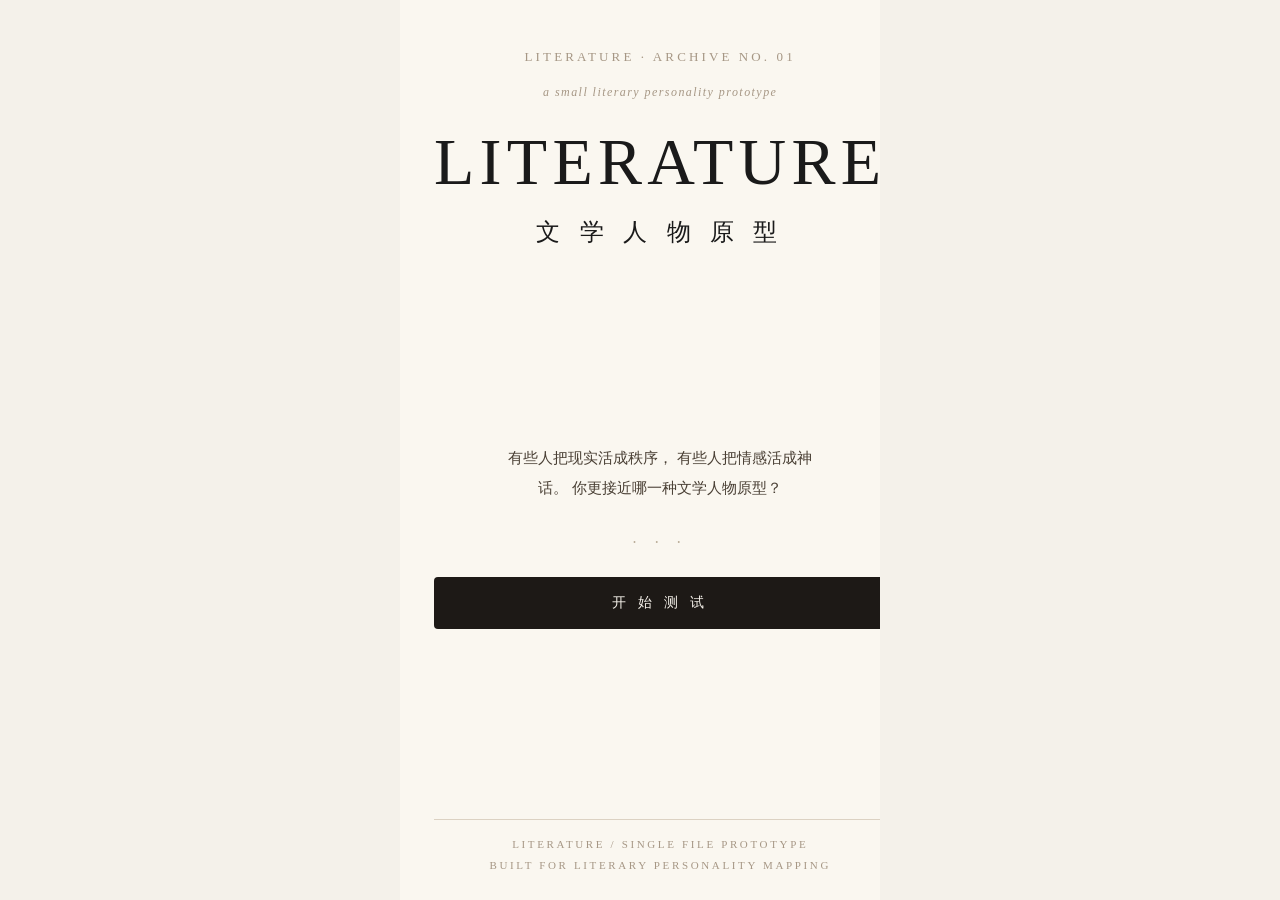
<file: wxtest.html>
<!doctype html>
<html lang="zh-CN">
<head>
    <meta charset="UTF-8"/>
    <meta name="viewport" content="width=device-width, initial-scale=1.0"/>
    <title>LITERATURE · 文学人物原型测试</title>
    <meta name="description" content="一份完整度更高的文学人物原型测试。24 道题，匹配 16 种文学人物侧面。"/>
    <script>
        function loadHtml2Canvas() {
            if (typeof window.html2canvas === 'function') {
                return Promise.resolve(window.html2canvas);
            }
            if (window.html2CanvasLoadPromise) {
                return window.html2CanvasLoadPromise;
            }

            window.html2CanvasLoadPromise = new Promise((resolve, reject) => {
                const script = document.createElement('script');
                const fail = () => {
                    window.html2CanvasLoadPromise = null;
                    reject(new Error('html2canvas 加载失败'));
                };

                script.src = './vendor/html2canvas.min.js';
                script.async = true;
                script.onload = () => {
                    if (typeof window.html2canvas === 'function') {
                        resolve(window.html2canvas);
                    } else {
                        fail();
                    }
                };
                script.onerror = fail;
                document.head.appendChild(script);
            });

            return window.html2CanvasLoadPromise;
        }
    </script>
    <style>
        html {
            -webkit-text-size-adjust: 100%;
            text-size-adjust: 100%;
        }

        * {
            box-sizing: border-box;
            margin: 0;
            padding: 0;
            -webkit-tap-highlight-color: transparent;
        }

        :root {
            --font-serif-cn: "Songti SC", "STSong", "STKaiti", "SimSun", "Noto Serif SC", "Source Han Serif SC", "宋体", serif;
            --font-serif-en: "Baskerville", "Palatino Linotype", "Book Antiqua", "Hoefler Text", "Times New Roman", Georgia, serif;
            --font-sans-en: -apple-system, BlinkMacSystemFont, "Helvetica Neue", "Segoe UI", sans-serif;
            --bg: #f1ede5;
            --panel: #faf7f1;
            --line: #d9cfbf;
            --ink: #1d1916;
            --muted: #7c6f60;
            --soft: #a69785;
            --accent: #a74538;
            --accent-soft: #efe0dc;
            --moss: #697362;
        }

        body {
            min-height: 100vh;
            background: #f4f1ea;
            color: #1a1a1a;
            font-family: var(--font-serif-cn);
            line-height: 1.7;
            -webkit-font-smoothing: antialiased;
        }

        .app {
            max-width: 480px;
            margin: 0 auto;
            min-height: 100vh;
            background: #faf7f0;
            position: relative;
            overflow: hidden;
        }

        .app::before {
            display: none;
        }

        .screen {
            display: none;
            position: relative;
            z-index: 1;
        }

        .screen.active {
            display: block;
        }

        .cover {
            min-height: 100vh;
            padding: 46px 34px 24px;
            text-align: center;
        }

        .cover.active {
            display: grid;
            grid-template-rows: auto 1fr auto;
            align-items: start;
            min-height: 100svh;
            min-height: 100dvh;
            height: 100svh;
            height: 100dvh;
            overflow-x: hidden;
            overflow-y: auto;
            -webkit-overflow-scrolling: touch;
            overscroll-behavior-y: contain;
            touch-action: pan-y;
        }

        .cover > div:nth-child(2) {
            align-self: center;
        }

        .cover-kicker, .result-kicker, .section-kicker, .quiz-meta, .cover-meta, .footer-meta {
            font-family: var(--font-serif-en);
            letter-spacing: 0.24em;
            text-transform: uppercase;
        }

        .cover-kicker {
            color: var(--soft);
            font-size: 13px;
            margin-bottom: 14px;
        }

        .cover-sub {
            color: var(--soft);
            font-size: 12px;
            letter-spacing: 0.12em;
            font-style: italic;
            margin-bottom: 28px;
        }

        .cover-title {
            font-family: var(--font-serif-en);
            font-size: 66px;
            line-height: 0.96;
            letter-spacing: 0.08em;
            font-weight: 500;
        }

        .cover-cn {
            margin-top: 18px;
            font-size: 24px;
            letter-spacing: 0.28em;
        }

        .cover-copy {
            max-width: 330px;
            margin: 0 auto;
            font-size: 15px;
            color: #493f34;
            line-height: 2;
        }

        .ornament {
            margin: 26px 0 20px;
            color: #b8ab96;
            letter-spacing: 0.44em;
        }

        .cover-meta {
            font-size: 12px;
            color: var(--soft);
            font-style: italic;
            margin-bottom: 20px;
        }

        .main-btn, .sub-btn {
            width: 100%;
            border: none;
            cursor: pointer;
            transition: 0.25s ease;
            font-family: inherit;
        }

        .main-btn {
            background: var(--ink);
            color: #f7f3ec;
            padding: 17px 18px;
            font-size: 14px;
            letter-spacing: 0.3em;
            border-radius: 4px;
        }

        .main-btn:hover, .main-btn:active {
            transform: translateY(-1px);
            background: #2a2420;
        }

        .sub-btn {
            background: transparent;
            border: 1px solid #bfae97;
            color: var(--muted);
            padding: 14px 18px;
            font-size: 13px;
            letter-spacing: 0.2em;
            border-radius: 4px;
        }

        .sub-btn:hover, .sub-btn:active {
            background: rgba(191, 174, 151, 0.08);
        }

        .hint {
            margin-top: 14px;
            font-size: 11px;
            color: var(--soft);
            font-style: italic;
        }

        .footer-meta {
            font-size: 11px;
            color: var(--soft);
            line-height: 1.9;
            margin-top: 0;
            padding-top: 14px;
            border-top: 1px solid rgba(191, 174, 151, 0.5);
        }

        .quiz, .loading {
            padding: 24px 26px 48px;
        }

        .result {
            padding: 0 0 60px;
        }

        .quiz-head {
            display: flex;
            justify-content: space-between;
            align-items: center;
            margin-bottom: 12px;
        }

        .quiz-meta {
            font-size: 12px;
            color: var(--muted);
            font-style: italic;
        }

        .progress-bar {
            height: 1px;
            background: #ddd4c7;
            overflow: hidden;
            margin-bottom: 34px;
        }

        .progress-fill {
            width: 0;
            height: 100%;
            background: var(--ink);
            transition: width 0.35s ease;
        }

        .question-text {
            font-size: 20px;
            line-height: 1.6;
            margin-bottom: 30px;
            font-weight: 600;
        }

        .options {
            display: grid;
            gap: 14px;
        }

        .option {
            padding: 18px 18px 18px 16px;
            border: 1px solid #ded6cb;
            background: rgba(255, 255, 255, 0.75);
            border-radius: 8px;
            cursor: pointer;
            transition: 0.2s ease;
            display: flex;
            gap: 14px;
        }

        .option:hover, .option:active {
            border-color: #bfab90;
            transform: translateY(-1px);
            background: #fff;
        }

        .opt-index {
            flex: 0 0 auto;
            font-family: var(--font-serif-en);
            font-size: 20px;
            color: var(--accent);
            min-width: 18px;
        }

        .opt-text {
            font-size: 15px;
            color: #4f453b;
        }

        .quiz-actions {
            margin-top: 28px;
        }

        .back-btn {
            background: transparent;
            border: none;
            color: var(--muted);
            font-size: 13px;
            letter-spacing: 0.18em;
            cursor: pointer;
        }

        .loading {
            min-height: 100vh;
            align-items: center;
            justify-content: center;
            text-align: center;
        }

        .loading.active {
            display: flex;
        }

        .loading-box {
            max-width: 280px;
        }

        .loading-copy {
            font-size: 20px;
            line-height: 1.9;
            color: #4a4035;
        }

        .loading-dots {
            margin-top: 22px;
            display: flex;
            justify-content: center;
            gap: 10px;
        }

        .loading-dots span {
            width: 6px;
            height: 6px;
            border-radius: 50%;
            background: #c8baa3;
            animation: pulse 1.2s infinite ease-in-out;
        }

        .loading-dots span:nth-child(2) {
            animation-delay: 0.15s;
        }

        .loading-dots span:nth-child(3) {
            animation-delay: 0.3s;
        }

        @keyframes pulse {
            0%, 80%, 100% {
                opacity: 0.35;
                transform: translateY(0);
            }

            40% {
                opacity: 1;
                transform: translateY(-4px);
            }
        }

        .capture-area {
            background: transparent;
        }

        .result-section, .meter-card, .relation-card, .books, .closing {
            background: transparent;
            border: none;
            border-radius: 0;
        }

        .brand-bar {
            padding: 20px 32px 0;
            display: flex;
            justify-content: space-between;
            align-items: center;
        }

        .brand-bar .logo {
            font-family: var(--font-serif-en);
            font-size: 13px;
            letter-spacing: 0.3em;
            color: #7a6f5c;
        }

        .brand-bar .meta {
            font-family: var(--font-sans-en);
            font-size: 11px;
            color: #a59886;
            letter-spacing: 0.08em;
        }

        .hero {
            padding: 50px 32px 40px;
            text-align: center;
        }

        .hero-label {
            font-family: var(--font-serif-en);
            font-size: 14px;
            color: #8a7d6a;
            letter-spacing: 0.15em;
            font-style: italic;
            margin-bottom: 16px;
        }

        .hero-meaning {
            font-family: var(--font-serif-en);
            color: #a59886;
            font-size: 13px;
            font-style: italic;
            letter-spacing: 0.06em;
            margin-bottom: 28px;
        }

        .hero-cn-name {
            font-size: 30px;
            font-weight: 500;
            color: #1a1a1a;
            margin-bottom: 10px;
            letter-spacing: 0.08em;
        }

        .epigraph {
            font-family: var(--font-serif-en);
            font-style: italic;
            max-width: 340px;
            margin: 18px auto 0;
            padding: 0;
            border: none;
            color: #4a4338;
            font-size: 16px;
            line-height: 1.75;
        }

        .result-section, .meter-card, .books, .closing {
            margin: 18px 32px 0;
            padding: 24px 0 0;
            border-top: 1px solid rgba(217, 207, 191, 0.88);
        }

        .section {
            padding: 36px 36px 0;
        }

        .section-label {
            font-family: var(--font-serif-cn);
            font-size: 17px;
            font-weight: 600;
            line-height: 1.4;
            color: #241d17;
            letter-spacing: 0.08em;
            margin-bottom: 16px;
            display: flex;
            align-items: center;
            gap: 10px;
        }

        .persona-text {
            font-size: 15px;
            color: #2a2620;
            line-height: 1.85;
            margin-bottom: 14px;
            text-align: justify;
        }

        .persona-text:last-child {
            margin-bottom: 0;
        }

        .tags {
            display: flex;
            flex-wrap: wrap;
            gap: 8px;
            justify-content: center;
            margin-top: 16px;
        }

        .tag {
            font-family: var(--font-serif-en);
            font-style: italic;
            font-size: 13px;
            padding: 6px 14px;
            background: transparent;
            border: 1px solid #c4b8a0;
            border-radius: 20px;
            color: #6a5f4c;
        }

        .section-kicker {
            display: flex;
            align-items: center;
            gap: 10px;
            font-family: var(--font-serif-cn);
            font-size: 17px;
            font-weight: 600;
            line-height: 1.4;
            letter-spacing: 0.08em;
            color: #241d17;
            margin-bottom: 16px;
            text-transform: none;
        }

        .result-p {
            font-size: 15px;
            color: #453a30;
            margin-bottom: 14px;
            text-align: justify;
        }

        .result-p:last-child {
            margin-bottom: 0;
        }

        .meter-card {
            padding-bottom: 18px;
        }

        .radar-wrap {
            margin-top: 5px;
        }

        .radar-chart {
            width: 100%;
            height: auto;
            display: block;
        }

        .radar-grid {
            fill: none;
            stroke: rgba(122, 111, 92, 0.22);
            stroke-width: 1;
        }

        .radar-axis {
            stroke: rgba(122, 111, 92, 0.18);
            stroke-width: 1;
        }

        .radar-area {
            fill: rgba(167, 69, 56, 0.18);
            stroke: #a74538;
            stroke-width: 2;
        }

        .radar-point {
            fill: #a74538;
        }

        .radar-label {
            font-family: var(--font-serif-cn);
            font-size: 12px;
            fill: #625648;
        }

        .radar-legend {
            margin-top: 8px;
            display: grid;
            grid-template-columns: repeat(2, minmax(0, 1fr));
            gap: 10px 12px;
        }

        .radar-legend-item {
            padding: 10px 12px;
            border: 1px solid rgba(196, 184, 160, 0.75);
            border-radius: 10px;
            background: rgba(241, 237, 229, 0.5);
        }

        .radar-legend-head {
            display: flex;
            justify-content: space-between;
            align-items: baseline;
            gap: 10px;
        }

        .radar-legend-name {
            font-size: 13px;
            color: #3f352c;
        }

        .radar-legend-value {
            font-family: var(--font-serif-en);
            font-size: 14px;
            color: #8a7d6a;
        }

        .radar-legend-desc {
            margin-top: 6px;
            font-size: 11px;
            line-height: 1.7;
            color: #8a7d6a;
        }

        .meter {
            margin-bottom: 15px;
        }

        .meter:last-child {
            margin-bottom: 0;
        }

        .meter-head {
            display: flex;
            justify-content: space-between;
            font-size: 12px;
            color: #625648;
            margin-bottom: 6px;
        }

        .meter-track {
            height: 7px;
            border-radius: 999px;
            background: #ece5da;
            overflow: hidden;
        }

        .meter-fill {
            height: 100%;
            border-radius: inherit;
            background: linear-gradient(90deg, #b55a49 0%, #735e52 100%);
        }

        .relation-grid {
            display: grid;
            gap: 14px;
            margin: 18px 32px 0;
        }

        .relation-card {
            padding: 18px 0 16px;
            border-top: 1px solid rgba(217, 207, 191, 0.88);
        }

        .relation-label {
            display: flex;
            align-items: center;
            gap: 10px;
            font-family: var(--font-serif-cn);
            font-size: 17px;
            font-weight: 600;
            line-height: 1.4;
            letter-spacing: 0.08em;
            color: #241d17;
            margin-bottom: 14px;
            text-transform: none;
        }

        .title-icon {
            width: 18px;
            height: 18px;
            color: #9b7d5c;
            display: inline-flex;
            align-items: center;
            justify-content: center;
            flex: 0 0 auto;
        }

        .title-icon svg {
            width: 100%;
            height: 100%;
            display: block;
        }

        .title-text {
            display: inline-block;
        }

        .relation-title {
            font-size: 20px;
            font-family: var(--font-serif-en);
            margin-bottom: 6px;
        }

        .relation-sub {
            font-size: 13px;
            color: var(--muted);
            margin-bottom: 10px;
        }

        .relation-copy {
            font-size: 15px;
            line-height: 1.9;
            color: #453a30;
            text-align: justify;
        }

        .book-item {
            padding: 14px 0;
            border-top: 1px solid rgba(217, 207, 191, 0.7);
        }

        .book-item:first-child {
            padding-top: 0;
            border-top: none;
        }

        .book-title {
            font-size: 16px;
            font-weight: 700;
        }

        .book-role {
            display: inline-flex;
            align-items: center;
            padding: 3px 10px;
            margin-bottom: 8px;
            border: 1px solid rgba(196, 184, 160, 0.85);
            border-radius: 999px;
            font-size: 11px;
            letter-spacing: 0.14em;
            color: #8a7d6a;
            background: rgba(241, 237, 229, 0.55);
        }

        .book-author {
            font-size: 12px;
            color: var(--soft);
            margin-top: 3px;
        }

        .book-reason {
            font-size: 14px;
            color: #4f4439;
            margin-top: 8px;
            text-align: justify;
        }

        .closing {
            text-align: left;
        }

        .prescription-list {
            display: grid;
            gap: 12px;
        }

        .prescription-item {
            display: grid;
            grid-template-columns: 24px 1fr;
            gap: 10px;
            align-items: start;
        }

        .prescription-index {
            font-family: var(--font-serif-en);
            font-size: 16px;
            color: #9b7d5c;
            line-height: 1.7;
        }

        .prescription-copy {
            font-size: 15px;
            color: #4f4439;
            line-height: 1.9;
            text-align: justify;
        }

        .result-actions {
            margin-top: 28px;
            padding: 0 36px;
        }

        .action-row {
            display: flex;
            justify-content: center;
            gap: 12px;
            margin-bottom: 12px;
            width: 100%;
        }

        .share-btn {
            display: inline-block;
            padding: 14px 36px;
            background: transparent;
            color: #1a1a1a;
            font-family: var(--font-serif-cn);
            font-size: 13px;
            letter-spacing: 0.2em;
            border: 1px solid #1a1a1a;
            border-radius: 28px;
            cursor: pointer;
            margin: 0;
            transition: all 0.3s ease;
        }

        .share-btn:hover {
            background: #1a1a1a;
            color: #f4f1ea;
            transform: translateY(-2px);
        }

        .share-btn:disabled {
            opacity: 0.5;
            cursor: wait;
        }

        .restart-btn {
            display: inline-flex;
            align-items: center;
            justify-content: center;
            width: min(280px, 100%);
            padding: 14px 20px;
            background: #1a1a1a;
            color: #f4f1ea;
            font-family: var(--font-serif-cn);
            font-size: 13px;
            letter-spacing: 0.2em;
            border-radius: 28px;
            text-decoration: none;
            border: none;
            cursor: pointer;
            transition: all 0.3s ease;
        }

        .restart-btn:hover {
            background: #2a2620;
            transform: translateY(-2px);
        }

        .share-slot {
            text-align: center;
        }

        .share-modal {
            display: none;
            position: fixed;
            top: 0;
            left: 0;
            width: 100%;
            height: 100%;
            background: rgba(15, 12, 8, 0.92);
            z-index: 9999;
            padding: 40px 20px;
            overflow-y: auto;
            text-align: center;
        }

        .share-modal.active {
            display: block;
            animation: fadeIn 0.4s ease;
        }

        @keyframes fadeIn {
            from {
                opacity: 0;
            }

            to {
                opacity: 1;
            }
        }

        .share-modal img {
            max-width: 90%;
            max-height: 70vh;
            border-radius: 4px;
            margin-top: 40px;
            box-shadow: 0 30px 80px rgba(0, 0, 0, 0.6);
            animation: riseUp 0.6s ease;
        }

        @keyframes riseUp {
            from {
                transform: translateY(30px);
                opacity: 0;
            }

            to {
                transform: translateY(0);
                opacity: 1;
            }
        }

        .share-tip {
            color: #f4f1ea;
            font-family: var(--font-serif-cn);
            margin-top: 24px;
            font-size: 13px;
            letter-spacing: 0.15em;
            line-height: 1.8;
        }

        .share-tip em {
            font-family: var(--font-serif-en);
            font-style: italic;
            color: #a59886;
            font-size: 11px;
            display: block;
            margin-top: 8px;
        }

        .close-share {
            position: fixed;
            top: 20px;
            right: 28px;
            color: #f4f1ea;
            font-size: 32px;
            line-height: 1;
            cursor: pointer;
        }
        @media (max-width: 520px) {
            .cover {
                padding: 38px 24px 20px;
            }

            .cover-title {
                font-size: 56px;
            }

            .question-text {
                font-size: 18px;
            }

            .brand-bar {
                padding: 18px 24px 0;
            }

            .hero {
                padding: 44px 24px 32px;
            }

            .hero-cn-name {
                font-size: 26px;
            }

            .section {
                padding: 32px 24px 0;
            }

            .result-actions {
                padding: 0 24px;
            }

            .footer-meta {
                margin-top: 18px;
            }
        }
    </style>
</head>
<body>
<div class="app" id="app">
    <section class="screen cover active" id="cover">
        <div>
            <div class="cover-kicker">LITERATURE · archive no. 01</div>
            <div class="cover-sub">a small literary personality prototype</div>
            <div class="cover-title">LITERATURE</div>
            <div class="cover-cn">文 学 人 物 原 型</div>
        </div>
        <div>
            <div class="cover-copy">有些人把现实活成秩序， 有些人把情感活成神话。
                你更接近哪一种文学人物原型？
            </div>
            <div class="ornament">· · ·</div>
            <button class="main-btn" onclick="startQuiz()">开 始 测 试</button>
        </div>
        <div class="footer-meta">
            LITERATURE / single file prototype
            <br/>built for literary personality mapping

        </div>
    </section>
    <section class="screen quiz" id="quiz">
        <div class="quiz-head">
            <div class="quiz-meta" id="quizSection">第 01 题</div>
            <div class="quiz-meta" id="quizProgress">01 / 24</div>
        </div>
        <div class="progress-bar">
            <div class="progress-fill" id="progressFill"></div>
        </div>
        <div class="question-text" id="questionText"></div>
        <div class="options" id="options"></div>
        <div class="quiz-actions">
            <button class="back-btn" id="backBtn" onclick="goBack()">← 上 一 题
            </button>
        </div>
    </section>
    <section class="screen loading" id="loading">
        <div class="loading-box">
            <div class="loading-copy">
                正在替你
                <br/>翻阅那些更像你的人物侧影……

            </div>
            <div class="loading-dots">
                <span></span>
                <span></span>
                <span></span>
            </div>
        </div>
    </section>
    <section class="screen result" id="result"></section>
</div>
<div class="share-modal" id="shareModal">
    <span class="close-share" onclick="closeShare()">×</span>
    <img id="shareImage" alt="文学人物原型结果图"/>
    <div class="share-tip">
        长按图片保存到相册
        <br/>
        <em>save to share · LITERATURE</em>
    </div>
</div>
<script>
    const _0x4de497 = _0x22e9;
    (function(_0x34cce0, _0x10315b) {
        const _0x514828 = {
            _0x470063: 0x1e1,
            _0x424983: 0x3b6,
            _0x3567e5: 0x1d0,
            _0x58d9fe: 0x527,
            _0xe037b3: 0x65d,
            _0x47a891: 0x177
        }
          , _0x3d9725 = _0x22e9
          , _0x107eae = _0x34cce0();
        while (!![]) {
            try {
                const _0x84bdb3 = -parseInt(_0x3d9725(_0x514828._0x470063)) / (-0xc30 + 0x1392 + 0x761 * -0x1) + parseInt(_0x3d9725(_0x514828._0x424983)) / (-0xa5b + -0x1a8 * -0x13 + -0x1 * 0x151b) * (parseInt(_0x3d9725(0x3bb)) / (-0x65b + -0xf85 + 0xd * 0x1af)) + parseInt(_0x3d9725(0x544)) / (-0x4eb * 0x7 + 0x1 * 0x17a6 + 0x1 * 0xacb) * (parseInt(_0x3d9725(0x375)) / (-0x1 * -0x1cf6 + 0x1cd4 + 0x283 * -0x17)) + parseInt(_0x3d9725(_0x514828._0x3567e5)) / (0x19b9 + 0x217 * 0xe + -0x36f5) + -parseInt(_0x3d9725(_0x514828._0x58d9fe)) / (-0x68 * -0x1c + -0xd8d * 0x1 + 0x234) * (parseInt(_0x3d9725(0x307)) / (0x1 * -0x1905 + -0x6b1 + 0x1fbe)) + parseInt(_0x3d9725(_0x514828._0xe037b3)) / (-0x21bd + 0x210a + 0xbc) + parseInt(_0x3d9725(_0x514828._0x47a891)) / (-0x4 * 0x605 + 0x1c48 + 0x2 * -0x215);
                if (_0x84bdb3 === _0x10315b)
                    break;
                else
                    _0x107eae['push'](_0x107eae['shift']());
            } catch (_0x11f7ee) {
                _0x107eae['push'](_0x107eae['shift']());
            }
        }
    }(_0x5850, -0x29a31 + -0x54221 + 0xac484));
    function _0x22e9(_0x5330b1, _0x1d9206) {
        _0x5330b1 = _0x5330b1 - (-0x17 * 0x13e + 0x1861 + 0x1 * 0x581);
        const _0x19dba9 = _0x5850();
        let _0x46999a = _0x19dba9[_0x5330b1];
        if (_0x22e9['bQzHrk'] === undefined) {
            var _0xf1e324 = function(_0x2255b6) {
                const _0x572fa0 = 'abcdefghijklmnopqrstuvwxyzABCDEFGHIJKLMNOPQRSTUVWXYZ0123456789+/=';
                let _0x5f2727 = ''
                  , _0x37ed12 = '';
                for (let _0x279003 = -0x59 * -0x1d + 0x1f15 * -0x1 + 0x1500, _0xc4d637, _0x597519, _0x318f9c = 0xd5d + -0x1862 + 0xb05; _0x597519 = _0x2255b6['charAt'](_0x318f9c++); ~_0x597519 && (_0xc4d637 = _0x279003 % (-0xdfb + -0x7e6 + 0x15e5) ? _0xc4d637 * (0x1 * -0x1f01 + 0x3c7 * 0x7 + -0x268 * -0x2) + _0x597519 : _0x597519,
                _0x279003++ % (-0x3 * -0xb66 + 0x9ab + -0x2bd9)) ? _0x5f2727 += String['fromCharCode'](0xc59 + 0x1ba3 + -0x26fd & _0xc4d637 >> (-(0xa * -0x28e + -0x133f + 0x2ccd * 0x1) * _0x279003 & 0x345 * 0x6 + 0x1fe4 + -0x14 * 0x293)) : 0x5 * 0x765 + -0x6cb * -0x4 + 0x1 * -0x4025) {
                    _0x597519 = _0x572fa0['indexOf'](_0x597519);
                }
                for (let _0x3355ee = 0xd77 + 0xf * 0x287 + -0x4 * 0xcd8, _0x2b36cf = _0x5f2727['length']; _0x3355ee < _0x2b36cf; _0x3355ee++) {
                    _0x37ed12 += '%' + ('00' + _0x5f2727['charCodeAt'](_0x3355ee)['toString'](-0x3 * 0x2a5 + 0x2 * 0xefd + -0x15fb))['slice'](-(0x7c9 * -0x1 + 0x1eb7 + -0x16ec));
                }
                return decodeURIComponent(_0x37ed12);
            };
            _0x22e9['cjnUdD'] = _0xf1e324,
            _0x22e9['WVnbPk'] = {},
            _0x22e9['bQzHrk'] = !![];
        }
        const _0x2133ed = _0x19dba9[0x4e6 + 0xf1f + -0x1 * 0x1405]
          , _0x19b402 = _0x5330b1 + _0x2133ed
          , _0xa1eb7c = _0x22e9['WVnbPk'][_0x19b402];
        return !_0xa1eb7c ? (_0x46999a = _0x22e9['cjnUdD'](_0x46999a),
        _0x22e9['WVnbPk'][_0x19b402] = _0x46999a) : _0x46999a = _0xa1eb7c,
        _0x46999a;
    }
    const DIMENSIONS = [{
        'key': _0x4de497(0x329),
        'label': _0x4de497(0x292),
        'desc': '你与喧哗、表演和群体' + _0x4de497(0x717)
    }, {
        'key': _0x4de497(0x1b8),
        'label': _0x4de497(0x269),
        'desc': _0x4de497(0x6db) + _0x4de497(0x775)
    }, {
        'key': _0x4de497(0x63f),
        'label': _0x4de497(0x42f),
        'desc': _0x4de497(0x714) + _0x4de497(0x278)
    }, {
        'key': _0x4de497(0x19e),
        'label': _0x4de497(0x6e8),
        'desc': _0x4de497(0x7f5) + _0x4de497(0x45e)
    }, {
        'key': _0x4de497(0x3ec),
        'label': _0x4de497(0x49d),
        'desc': '你跨越身份、经验与他' + '者视角的流动能力。'
    }]
      , TITLE_ICONS = {
        'persona': '<svg\x20viewB' + _0x4de497(0x364) + _0x4de497(0x51f) + _0x4de497(0x4b9) + _0x4de497(0x1ee) + _0x4de497(0x465) + _0x4de497(0x42d) + _0x4de497(0x4f9) + _0x4de497(0x80e) + _0x4de497(0x813) + _0x4de497(0x801) + _0x4de497(0x18d) + _0x4de497(0x179) + _0x4de497(0x3f8) + _0x4de497(0x481) + _0x4de497(0x407) + '\x2015.1189\x208' + '.43544\x2014.' + _0x4de497(0x639) + _0x4de497(0x2b0) + 'C12.2652\x201' + _0x4de497(0x634) + _0x4de497(0x7ef) + _0x4de497(0x337) + '10.4537L14' + '.1721\x208.99' + _0x4de497(0x535) + _0x4de497(0x30d) + _0x4de497(0x76d) + '25004\x2016.2' + _0x4de497(0x739) + '4\x2016.5858\x20' + '6.58248C17' + _0x4de497(0x304) + _0x4de497(0x7f9) + _0x4de497(0x367) + _0x4de497(0x647) + '9C12.4197\x20' + '5.08182\x208.' + _0x4de497(0x1db) + '647\x206.9391' + _0x4de497(0x7fc) + 'M17\x208.9973' + _0x4de497(0x810) + _0x4de497(0x1da) + _0x4de497(0x408) + _0x4de497(0x666) + _0x4de497(0x44f) + _0x4de497(0x30e) + _0x4de497(0x796) + _0x4de497(0x294) + '99824\x2021.9' + _0x4de497(0x5ba) + _0x4de497(0x32c) + _0x4de497(0x31e) + _0x4de497(0x672) + _0x4de497(0x228) + _0x4de497(0x4cf) + '\x206.99313\x201' + '8.0027\x207.9' + _0x4de497(0x283) + _0x4de497(0x34b) + _0x4de497(0x525) + '.66382\x2017\x20' + _0x4de497(0x55a) + _0x4de497(0x51b),
        'coordinates': _0x4de497(0x1e5) + _0x4de497(0x364) + _0x4de497(0x51f) + '\x22currentCo' + _0x4de497(0x1ee) + '=\x22http://w' + _0x4de497(0x42d) + _0x4de497(0x4f9) + _0x4de497(0x80e) + _0x4de497(0x16e) + _0x4de497(0x37c) + '835\x205.3950' + _0x4de497(0x404) + '4.51629\x205.' + _0x4de497(0x61f) + _0x4de497(0x67f) + _0x4de497(0x35c) + _0x4de497(0x32f) + _0x4de497(0x630) + _0x4de497(0x4c8) + '4\x209.75027\x20' + _0x4de497(0x35f) + _0x4de497(0x590) + _0x4de497(0x264) + _0x4de497(0x528) + _0x4de497(0x7d2) + _0x4de497(0x3c8) + _0x4de497(0x5d1) + _0x4de497(0x31f) + _0x4de497(0x681) + _0x4de497(0x5bc) + 'L17.7026\x206' + _0x4de497(0x426) + _0x4de497(0x41d) + _0x4de497(0x26e) + _0x4de497(0x47a) + _0x4de497(0x657) + '5C18.8003\x20' + _0x4de497(0x1f1) + _0x4de497(0x54a) + '551\x208.7502' + _0x4de497(0x319) + _0x4de497(0x6f5) + '4033\x201.479' + _0x4de497(0x24f) + _0x4de497(0x3ba) + _0x4de497(0x32e) + _0x4de497(0x170) + '44\x208.61964' + _0x4de497(0x7d9) + _0x4de497(0x64a) + _0x4de497(0x54f) + '842\x201.7727' + _0x4de497(0x5e0) + _0x4de497(0x2d2) + '.6163\x2011.4' + _0x4de497(0x383) + '\x2010.433L15' + '.8842\x201.77' + _0x4de497(0x5b2) + '33\x2020H17.0' + '003V22H5.0' + _0x4de497(0x4cd) + _0x4de497(0x629) + _0x4de497(0x68e) + _0x4de497(0x301) + _0x4de497(0x335) + _0x4de497(0x6a6) + _0x4de497(0x663) + _0x4de497(0x2b6) + '7\x204.74147\x20' + _0x4de497(0x43f) + '6589\x2021.94' + _0x4de497(0x80f) + '21.9108\x204.' + _0x4de497(0x668) + '66C4.47106' + '\x2021.8492\x204' + _0x4de497(0x806) + '831\x204.4161' + _0x4de497(0x290) + _0x4de497(0x5c2) + _0x4de497(0x37b) + _0x4de497(0x1c8) + _0x4de497(0x70e) + _0x4de497(0x245) + _0x4de497(0x273) + _0x4de497(0x67d) + _0x4de497(0x531) + _0x4de497(0x5e1) + _0x4de497(0x589) + _0x4de497(0x71f) + _0x4de497(0x29d) + _0x4de497(0x5b6) + _0x4de497(0x38f) + 'C3.98786\x202' + _0x4de497(0x7d0) + '924\x2020.681' + _0x4de497(0x3b1) + _0x4de497(0x2f9) + ('25\x2016.6029' + _0x4de497(0x1f7) + '.6029L6.73' + _0x4de497(0x2a8) + _0x4de497(0x55f)),
        'modern': '<svg\x20viewB' + _0x4de497(0x364) + _0x4de497(0x51f) + _0x4de497(0x4b9) + _0x4de497(0x1ee) + _0x4de497(0x465) + _0x4de497(0x42d) + _0x4de497(0x4f9) + _0x4de497(0x80e) + _0x4de497(0x762) + '1H1V19H3V4' + _0x4de497(0x29a) + _0x4de497(0x39c) + '\x204\x203H14C14' + '.5523\x203\x2015' + _0x4de497(0x7bd) + _0x4de497(0x4b8) + _0x4de497(0x538) + _0x4de497(0x1fe) + _0x4de497(0x18c) + _0x4de497(0x3df) + _0x4de497(0x75c) + _0x4de497(0x493) + _0x4de497(0x39f) + _0x4de497(0x37f) + _0x4de497(0x4a9) + _0x4de497(0x55f),
        'armor': _0x4de497(0x1e5) + 'ox=\x220\x200\x2024' + '\x2024\x22\x20fill=' + _0x4de497(0x4b9) + 'lor\x22\x20xmlns' + _0x4de497(0x465) + _0x4de497(0x42d) + _0x4de497(0x4f9) + _0x4de497(0x80e) + _0x4de497(0x4a8) + _0x4de497(0x5c7) + _0x4de497(0x7bc) + _0x4de497(0x5c5) + '52\x206.7812\x20' + _0x4de497(0x38a) + _0x4de497(0x2ba) + '7.2188\x2017.' + _0x4de497(0x45f) + _0x4de497(0x401) + _0x4de497(0x25e) + '3\x2019\x2013.78' + _0x4de497(0x510) + _0x4de497(0x246) + _0x4de497(0x789) + '4ZM3.78307' + _0x4de497(0x200) + '2\x201L20.216' + _0x4de497(0x1b0) + _0x4de497(0x2c6) + _0x4de497(0x3a1) + '.33347\x2021\x20' + _0x4de497(0x5aa) + '.7889C21\x201' + _0x4de497(0x26c) + _0x4de497(0x447) + _0x4de497(0x318) + _0x4de497(0x230) + _0x4de497(0x7cc) + '\x2018.7812C4' + _0x4de497(0x7c0) + _0x4de497(0x353) + _0x4de497(0x50f) + _0x4de497(0x345) + _0x4de497(0x70f) + _0x4de497(0x4a4) + '2.92766\x203.' + _0x4de497(0x504) + _0x4de497(0x49f) + _0x4de497(0x748) + '\x2015.0451L9' + _0x4de497(0x289) + _0x4de497(0x58d) + _0x4de497(0x457) + 'L10.5305\x208' + _0x4de497(0x1e2) + _0x4de497(0x160) + '8.97746L16' + _0x4de497(0x49c) + '492L14.377' + _0x4de497(0x3fe) + '14.9389\x2015' + _0x4de497(0x296) + _0x4de497(0x251) + _0x4de497(0x317),
        'weakness': _0x4de497(0x1e5) + _0x4de497(0x364) + '\x2024\x22\x20fill=' + _0x4de497(0x4b9) + _0x4de497(0x1ee) + '=\x22http://w' + 'ww.w3.org/' + _0x4de497(0x4f9) + _0x4de497(0x80e) + _0x4de497(0x6c7) + _0x4de497(0x2d8) + _0x4de497(0x4c2) + _0x4de497(0x1ca) + _0x4de497(0x314) + _0x4de497(0x476) + '\x207.02472\x202' + _0x4de497(0x2c0) + '37\x2020.4786' + '\x2012.993L11' + _0x4de497(0x400) + _0x4de497(0x6ae) + _0x4de497(0x5f0) + '41705\x2010.6' + '37\x201.49571' + _0x4de497(0x4e4) + '.75736\x204.7' + _0x4de497(0x2d4) + _0x4de497(0x166) + '\x209.64519\x202' + _0x4de497(0x529) + _0x4de497(0x3de) + '3ZM18.827\x20' + _0x4de497(0x56e) + '3279\x204.667' + _0x4de497(0x561) + _0x4de497(0x776) + '3.337\x206.01' + '687L12.001' + _0x4de497(0x7dc) + '10.6661\x206.' + _0x4de497(0x71d) + _0x4de497(0x600) + _0x4de497(0x198) + _0x4de497(0x5e4) + _0x4de497(0x737) + _0x4de497(0x2d7) + '3\x207.66131\x20' + _0x4de497(0x38d) + '.0473\x204.97' + _0x4de497(0x350) + _0x4de497(0x695) + '18.6543L19' + _0x4de497(0x705) + _0x4de497(0x77c) + '5\x2010.0467\x20' + _0x4de497(0x28b) + _0x4de497(0x692) + _0x4de497(0x59e) + _0x4de497(0x586),
        'books': _0x4de497(0x1e5) + 'ox=\x220\x200\x2024' + _0x4de497(0x51f) + '\x22currentCo' + _0x4de497(0x1ee) + '=\x22http://w' + 'ww.w3.org/' + _0x4de497(0x4f9) + '<path\x20d=\x22M' + _0x4de497(0x6a7) + _0x4de497(0x214) + _0x4de497(0x7c8) + '20.5523\x202\x20' + _0x4de497(0x376) + _0x4de497(0x582) + _0x4de497(0x6c6) + _0x4de497(0x74b) + '\x2011.2671\x203' + _0x4de497(0x563) + _0x4de497(0x76c) + _0x4de497(0x64c) + _0x4de497(0x69d) + _0x4de497(0x2f3) + _0x4de497(0x1c5) + '3\x2022\x203.447' + _0x4de497(0x1e6) + _0x4de497(0x77a) + _0x4de497(0x7af) + _0x4de497(0x2ae) + _0x4de497(0x551) + _0x4de497(0x611) + _0x4de497(0x169) + '9543\x2013\x207V' + _0x4de497(0x5a3) + _0x4de497(0x724) + _0x4de497(0x463) + _0x4de497(0x4e2) + _0x4de497(0x1df) + _0x4de497(0x51b),
        'prescription': '<svg\x20viewB' + 'ox=\x220\x200\x2024' + _0x4de497(0x51f) + _0x4de497(0x4b9) + _0x4de497(0x1ee) + _0x4de497(0x465) + _0x4de497(0x42d) + _0x4de497(0x4f9) + _0x4de497(0x80e) + _0x4de497(0x6e5) + _0x4de497(0x4e8) + _0x4de497(0x80a) + _0x4de497(0x424) + _0x4de497(0x553) + _0x4de497(0x1f0) + _0x4de497(0x16f) + '\x2019.7782C1' + _0x4de497(0x197) + _0x4de497(0x5a1) + _0x4de497(0x5d6) + _0x4de497(0x362) + _0x4de497(0x75e) + '906\x2017.435' + _0x4de497(0x74d) + '3.6361\x204.2' + _0x4de497(0x5f9) + _0x4de497(0x729) + _0x4de497(0x620) + _0x4de497(0x6c2) + '869\x2017.435' + _0x4de497(0x20a) + _0x4de497(0x6e5) + _0x4de497(0x2b5) + _0x4de497(0x1fd) + _0x4de497(0x225) + _0x4de497(0x7ca) + _0x4de497(0x1f5) + _0x4de497(0x727) + '32\x2014.2692' + _0x4de497(0x42b) + _0x4de497(0x38b) + _0x4de497(0x4ff) + '4C7.19851\x20' + _0x4de497(0x6ba) + _0x4de497(0x65e) + _0x4de497(0x2fa) + '3\x2018.364L1' + _0x4de497(0x577) + _0x4de497(0x3b0) + _0x4de497(0x282) + _0x4de497(0x330) + _0x4de497(0x6d1) + '.2696\x204.07' + _0x4de497(0x7e1) + _0x4de497(0x5a9) + _0x4de497(0x3f0) + _0x4de497(0x5b9) + _0x4de497(0x32b) + _0x4de497(0x448) + '11.2929C19' + _0x4de497(0x5bb) + _0x4de497(0x65a) + _0x4de497(0x67e) + _0x4de497(0x7ee) + _0x4de497(0x59f) + _0x4de497(0x75d)
    }
      , BOOK_ROLES = [_0x4de497(0x613), _0x4de497(0x5d0), _0x4de497(0x4d3)]
      , ARCHETYPE_ORDER = [_0x4de497(0x797), 'JANE', _0x4de497(0x195), _0x4de497(0x28e), _0x4de497(0x44c), _0x4de497(0x78a), _0x4de497(0x6f8), 'ANNA', _0x4de497(0x411), 'SANT', _0x4de497(0x341), _0x4de497(0x4da), _0x4de497(0x5db), _0x4de497(0x4ca), 'DULI', _0x4de497(0x343)];
    function titleWithIcon(_0x29b53f, _0x20d1db) {
        const _0x48a942 = {
            _0x4b76e6: 0x7da
        }
          , _0x1e4231 = _0x4de497;
        return _0x1e4231(_0x48a942._0x4b76e6) + _0x1e4231(0x74f) + _0x1e4231(0x43b) + _0x1e4231(0x585) + _0x1e4231(0x443) + TITLE_ICONS[_0x29b53f] + (_0x1e4231(0x3f2) + 'an\x20class=\x22' + 'title-text' + '\x22>') + _0x20d1db + _0x1e4231(0x1ad);
    }
    const ARCHETYPES = {
        'DAIY': {
            'code': _0x4de497(0x797),
            'name': _0x4de497(0x1dd),
            'author': _0x4de497(0x5bd),
            'source': _0x4de497(0x6dd),
            'vec': [-0x5 * 0x4a1 + -0x5b * -0x11 + 0x111b, -(-0x60e + -0x137 + 0x746), -0x999 + 0x2f4 * -0x4 + 0x156b * 0x1, -(0x1caa + 0x1 * 0x757 + -0x18 * 0x180), 0x49 * -0x2f + -0x156c + 0x22d4],
            'tags': [_0x4de497(0x823), '真情洁癖', '易碎审美'],
            'axis': _0x4de497(0x25f),
            'quote': '“你不是脆弱，你只是' + _0x4de497(0x4ee),
            'profile': ['你对情绪、语气和气氛' + _0x4de497(0x1a0) + _0x4de497(0x7fa) + _0x4de497(0x62e) + _0x4de497(0x18e), _0x4de497(0x357) + _0x4de497(0x379) + _0x4de497(0x4b7) + _0x4de497(0x1d5) + _0x4de497(0x32d)],
            'modern': '你常常是群体里最安静' + _0x4de497(0x6f2) + '。社交未必少，但真正' + _0x4de497(0x42c) + _0x4de497(0x769) + '，而不是被热闹包围。' + _0x4de497(0x4f4) + _0x4de497(0x462) + _0x4de497(0x403) + '没察觉到的情绪噪点。',
            'prescription': [_0x4de497(0x4bd) + _0x4de497(0x4f6) + _0x4de497(0x6e1), _0x4de497(0x702) + _0x4de497(0x30a) + _0x4de497(0x560) + _0x4de497(0x5fe), _0x4de497(0x809) + '你的人，少在试探和敷' + _0x4de497(0x4e0)],
            'books': [{
                'title': _0x4de497(0x6dd),
                'author': _0x4de497(0x5bd),
                'reason': '你读它时不会像在读故' + '事，更像在看一种过高' + '精度的感受力如何与世' + _0x4de497(0x5c4)
            }, {
                'title': _0x4de497(0x32a),
                'author': _0x4de497(0x1bb),
                'reason': _0x4de497(0x2a0) + _0x4de497(0x79f) + _0x4de497(0x3a5)
            }, {
                'title': _0x4de497(0x5de),
                'author': '沈复',
                'reason': _0x4de497(0x63a) + _0x4de497(0x812) + _0x4de497(0x742) + _0x4de497(0x4bf)
            }]
        },
        'JANE': {
            'code': _0x4de497(0x5b3),
            'name': _0x4de497(0x2a2),
            'author': _0x4de497(0x60a),
            'source': _0x4de497(0x2fb),
            'vec': [-0x1949 + 0xa * -0x28e + 0x32d5, 0xba7 * 0x3 + 0x105e * 0x2 + -0x43af, -(0x133 * 0x1f + 0x3 * -0x652 + -0x29a * 0x7), 0x20be * 0x1 + 0xe1b + 0x15 * -0x23b, 0x4dd + 0x3 * -0x1f7 + 0x108],
            'tags': [_0x4de497(0x606), _0x4de497(0x2f4), _0x4de497(0x5fd)],
            'axis': _0x4de497(0x423) + '人',
            'quote': _0x4de497(0x309) + _0x4de497(0x6d2),
            'profile': ['你看重的不是被爱，而' + _0x4de497(0x7be) + _0x4de497(0x497) + '会很快触发你的警觉。', _0x4de497(0x397) + _0x4de497(0x740) + _0x4de497(0x6ca) + _0x4de497(0x703)],
            'modern': _0x4de497(0x427) + '里都很重视对等。别人' + _0x4de497(0x248) + _0x4de497(0x6a2) + _0x4de497(0x188) + _0x4de497(0x684) + _0x4de497(0x238) + _0x4de497(0x77e) + _0x4de497(0x62b),
            'prescription': [_0x4de497(0x548) + _0x4de497(0x4d7) + _0x4de497(0x4db), _0x4de497(0x249) + _0x4de497(0x1af) + '明自己值得信任。', _0x4de497(0x194) + _0x4de497(0x3b3) + _0x4de497(0x24a)],
            'books': [{
                'title': _0x4de497(0x2fb),
                'author': '夏洛蒂·勃朗特',
                'reason': '这不是重读经典，而是' + _0x4de497(0x23e) + '必须先把自己站稳。'
            }, {
                'title': '《第二性》',
                'author': _0x4de497(0x791),
                'reason': _0x4de497(0x258) + _0x4de497(0x478) + '上更清楚的结构语言。'
            }, {
                'title': _0x4de497(0x3fd),
                'author': _0x4de497(0x389),
                'reason': _0x4de497(0x568) + _0x4de497(0x2ac) + _0x4de497(0x607) + '有理论支点。'
            }]
        },
        'SCAR': {
            'code': _0x4de497(0x195),
            'name': _0x4de497(0x53d),
            'author': _0x4de497(0x444),
            'source': '《飘》',
            'vec': [-(0x356 + 0x971 + 0x5 * -0x28e), 0x19c1 + 0xe * -0x53 + -0x1536, -0x1866 + -0x1 * -0x137 + 0x172f, -0x2375 + -0x1ab0 + 0x3e27, -(0x1 * -0xaf1 + 0x205c + -0x1569)],
            'tags': [_0x4de497(0x645), _0x4de497(0x2e4), _0x4de497(0x4ed)],
            'axis': _0x4de497(0x206) + '人',
            'quote': _0x4de497(0x628) + '再说。”',
            'profile': [_0x4de497(0x313) + '实，甚至有点冷，但那' + _0x4de497(0x2bb) + _0x4de497(0x4cc) + '。', _0x4de497(0x3ee) + _0x4de497(0x223) + _0x4de497(0x288) + _0x4de497(0x5b7)],
            'modern': _0x4de497(0x4a0) + '机和残局。别人还在消' + _0x4de497(0x342) + _0x4de497(0x4e3) + _0x4de497(0x280) + _0x4de497(0x549) + _0x4de497(0x36b) + _0x4de497(0x220) + _0x4de497(0x24d) + '拉回可控。',
            'prescription': [_0x4de497(0x387) + _0x4de497(0x612) + _0x4de497(0x73c) + _0x4de497(0x3a2), '别把情绪一律当作拖累' + _0x4de497(0x279) + _0x4de497(0x766) + '。', _0x4de497(0x5b1) + _0x4de497(0x784) + _0x4de497(0x6d8)],
            'books': [{
                'title': _0x4de497(0x7f1),
                'author': _0x4de497(0x444),
                'reason': '你会在郝思嘉身上认出' + _0x4de497(0x576) + _0x4de497(0x68c) + _0x4de497(0x67c)
            }, {
                'title': _0x4de497(0x299),
                'author': _0x4de497(0x24c),
                'reason': _0x4de497(0x678) + _0x4de497(0x27a) + _0x4de497(0x2fd)
            }, {
                'title': '《愤怒的葡萄》',
                'author': _0x4de497(0x6f0),
                'reason': _0x4de497(0x27d) + '正的生存意志不只是一' + _0x4de497(0x7ec) + _0x4de497(0x521)
            }]
        },
        'MERS': {
            'code': _0x4de497(0x44c),
            'name': '莫尔索',
            'author': _0x4de497(0x7a3),
            'source': _0x4de497(0x429),
            'vec': [-0x2239 * -0x1 + 0x189 + -0xd * 0x2c0, -0x10 * -0xb2 + 0x6b1 + 0x11d1 * -0x1, -(-0x7 * 0x253 + -0xd99 + 0x1de0), -(0x22ab + 0x1 + 0x7d * -0x47), -0x1c5 * -0x13 + -0x789 * 0x3 + -0xb04],
            'tags': [_0x4de497(0x40b), _0x4de497(0x5e7), _0x4de497(0x57b)],
            'axis': _0x4de497(0x6ef),
            'quote': _0x4de497(0x5ad) + _0x4de497(0x6cb),
            'profile': [_0x4de497(0x4f3) + _0x4de497(0x242) + _0x4de497(0x68f) + _0x4de497(0x3bd) + _0x4de497(0x237), _0x4de497(0x2ef) + _0x4de497(0x306) + _0x4de497(0x52f) + _0x4de497(0x27b) + _0x4de497(0x3a7)],
            'modern': _0x4de497(0x720) + _0x4de497(0x2dd) + _0x4de497(0x331) + _0x4de497(0x394) + _0x4de497(0x555) + _0x4de497(0x61c) + '绪作秀的耐受度很低，' + _0x4de497(0x27f) + _0x4de497(0x1e4) + '浪费在不真实的流程里' + '。',
            'prescription': [_0x4de497(0x682) + _0x4de497(0x3dd), _0x4de497(0x22c) + _0x4de497(0x686) + _0x4de497(0x652) + '。', _0x4de497(0x1e3) + '时也别把所有连接都误' + _0x4de497(0x819)],
            'books': [{
                'title': '《局外人》',
                'author': _0x4de497(0x7a3),
                'reason': _0x4de497(0x31c) + _0x4de497(0x16b) + _0x4de497(0x5b0)
            }, {
                'title': '《西西弗神话》',
                'author': _0x4de497(0x7a3),
                'reason': '适合在你想把荒诞感从' + '一种情绪，变成一种立' + _0x4de497(0x7fd)
            }, {
                'title': _0x4de497(0x3dc),
                'author': '弗兰茨·卡夫卡',
                'reason': _0x4de497(0x1d3) + _0x4de497(0x545) + _0x4de497(0x320) + '层。'
            }]
        },
        'ELIZ': {
            'code': _0x4de497(0x78a),
            'name': _0x4de497(0x829),
            'author': _0x4de497(0x6b8),
            'source': _0x4de497(0x522),
            'vec': [-0x24c5 + -0x193a * 0x1 + 0x1 * 0x3dff, -0x57 * -0x47 + 0x3f1 + -0x1c10, -(-0x7 * -0x3e5 + 0x16ed * 0x1 + 0x1bb * -0x1d), 0x768 + -0x7bd * 0x3 + 0xb8 * 0x16, 0x5c * 0x67 + -0x3d * -0x67 + 0x1 * -0x3d8e],
            'tags': [_0x4de497(0x550), _0x4de497(0x3eb), _0x4de497(0x3fb)],
            'axis': _0x4de497(0x67a),
            'quote': _0x4de497(0x530) + _0x4de497(0x1bd),
            'profile': [_0x4de497(0x4de) + _0x4de497(0x1aa) + _0x4de497(0x388) + _0x4de497(0x2e5) + _0x4de497(0x7ea), _0x4de497(0x5fa) + _0x4de497(0x768) + '够帮你在复杂人情里保' + _0x4de497(0x440) + '卷进去。'],
            'modern': _0x4de497(0x718) + '速活过来。你需要的是' + _0x4de497(0x23b) + _0x4de497(0x295) + _0x4de497(0x500) + '你看起来轻巧，其实非' + _0x4de497(0x623) + _0x4de497(0x44b) + _0x4de497(0x752) + '语言里的分寸和彼此都' + _0x4de497(0x3e9),
            'prescription': ['继续相信你的判断力，' + _0x4de497(0x247) + '所有人和关系定性。', _0x4de497(0x31d) + '慢慢判断，不需要每次' + _0x4de497(0x1c7), '把锋利用在辨认真伪上' + _0x4de497(0x783) + _0x4de497(0x396)],
            'books': [{
                'title': _0x4de497(0x522),
                'author': '简·奥斯汀',
                'reason': _0x4de497(0x2b3) + _0x4de497(0x643) + '自尊，也需要被不断校' + '准。'
            }, {
                'title': _0x4de497(0x71e),
                'author': _0x4de497(0x6b8),
                'reason': _0x4de497(0x30f) + '感如何住进同一个人身' + '体里时阅读。'
            }, {
                'title': _0x4de497(0x6a5),
                'author': _0x4de497(0x6b8),
                'reason': _0x4de497(0x293) + _0x4de497(0x7c2) + '的观察，那很像你不断' + _0x4de497(0x1cb)
            }]
        },
        'SIDD': {
            'code': _0x4de497(0x6f8),
            'name': '悉达多',
            'author': _0x4de497(0x1e7),
            'source': _0x4de497(0x578),
            'vec': [0xa * 0x184 + -0x25b0 + -0x2 * -0xb45, -0x194 * -0xf + 0x2395 + -0xb * 0x563, -(0x66e + -0x1 * -0x1d86 + -0x23f3), -(-0x127a + -0x1ee9 + 0x3164), -0x12d2 + 0x1 * -0x44f + 0x1723],
            'tags': [_0x4de497(0x3ed), '意义感', _0x4de497(0x33c)],
            'axis': _0x4de497(0x536),
            'quote': '“你不是逃离世界，你' + _0x4de497(0x150) + '。”',
            'profile': [_0x4de497(0x181) + _0x4de497(0x7b1) + '高，而是你很难把那些' + _0x4de497(0x60c) + '成自己真正想活成的样' + '子。', _0x4de497(0x707) + _0x4de497(0x730) + _0x4de497(0x731) + _0x4de497(0x556) + _0x4de497(0x25b) + '。'],
            'modern': _0x4de497(0x2e6) + '点飘，但那不是散漫，' + _0x4de497(0x15a) + _0x4de497(0x17f) + '核的路。你不愿被单一' + _0x4de497(0x658) + _0x4de497(0x4c1) + _0x4de497(0x4df) + '么值得真正进入你的生' + '命。',
            'prescription': [_0x4de497(0x764) + _0x4de497(0x33b) + _0x4de497(0x65f) + '义。', '给自己保留独处和后撤' + _0x4de497(0x7c1) + _0x4de497(0x1be), _0x4de497(0x81e) + _0x4de497(0x825) + _0x4de497(0x7cf)],
            'books': [{
                'title': _0x4de497(0x578),
                'author': _0x4de497(0x1e7),
                'reason': _0x4de497(0x3d2) + _0x4de497(0x69a) + _0x4de497(0x565) + _0x4de497(0x456)
            }, {
                'title': _0x4de497(0x167),
                'author': _0x4de497(0x163),
                'reason': _0x4de497(0x4b2) + _0x4de497(0x1a9) + _0x4de497(0x778)
            }, {
                'title': _0x4de497(0x673),
                'author': '赫尔曼·黑塞',
                'reason': _0x4de497(0x3d9) + _0x4de497(0x1de) + _0x4de497(0x201) + _0x4de497(0x2b9)
            }]
        },
        'ANNA': {
            'code': _0x4de497(0x35d),
            'name': '安娜·卡列尼娜',
            'author': _0x4de497(0x674),
            'source': _0x4de497(0x751),
            'vec': [-(0xc * 0x12b + 0x4 * 0x688 + -0x2823), -(-0x940 + 0x6 * 0x3d9 + -0x1 * 0xdd5), -0x9ef * 0x2 + -0x5 * -0x689 + 0x71 * -0x1d, -0x30d * -0x1 + 0x2241 + -0x254d, -(0x5c5 * 0x5 + 0x100a + -0x2ce2)],
            'tags': [_0x4de497(0x21c), _0x4de497(0x154), _0x4de497(0x40e)],
            'axis': _0x4de497(0x3c7) + _0x4de497(0x79e),
            'quote': _0x4de497(0x523) + _0x4de497(0x421) + _0x4de497(0x30b),
            'profile': [_0x4de497(0x259) + _0x4de497(0x759) + '，而是你无法忍受一种' + _0x4de497(0x6b1) + _0x4de497(0x683), _0x4de497(0x6fe) + _0x4de497(0x7ac) + _0x4de497(0x6bb) + _0x4de497(0x7df)],
            'modern': '你很容易在人群里显得' + '过于认真。别人可以用' + _0x4de497(0x81d) + '行。你要么投入，要么' + _0x4de497(0x4d4) + _0x4de497(0x7ad) + _0x4de497(0x47e) + '许多模棱两可的场面在' + _0x4de497(0x1d7),
            'prescription': [_0x4de497(0x68b) + _0x4de497(0x6e7) + _0x4de497(0x715), _0x4de497(0x56a) + _0x4de497(0x2da) + '是立刻继续加码。', _0x4de497(0x79d) + _0x4de497(0x1c4) + _0x4de497(0x505) + '活。'],
            'books': [{
                'title': _0x4de497(0x751),
                'author': '列夫·托尔斯泰',
                'reason': _0x4de497(0x557) + _0x4de497(0x71b) + _0x4de497(0x5f5) + _0x4de497(0x18a)
            }, {
                'title': _0x4de497(0x828),
                'author': _0x4de497(0x1c9),
                'reason': _0x4de497(0x605) + _0x4de497(0x24e) + _0x4de497(0x65c)
            }, {
                'title': _0x4de497(0x6d7),
                'author': _0x4de497(0x1a7),
                'reason': _0x4de497(0x432) + _0x4de497(0x817) + '一个人会怎样一步步把' + _0x4de497(0x6bf) + '。'
            }]
        },
        'ORLA': {
            'code': _0x4de497(0x341),
            'name': _0x4de497(0x78d),
            'author': _0x4de497(0x389),
            'source': _0x4de497(0x584),
            'vec': [0x3 * 0xbd2 + -0x1 * -0x109d + -0x3412, -0x1 * -0x20dd + 0x2421 + 0x2 * -0x227f, -0xc81 + -0x1 * 0x623 + 0x3 * 0x637, -(-0x1 * 0x251e + -0x1308 + 0x3827), 0x3 * -0x7b8 + -0x2b0 + -0x3 * -0x89e],
            'tags': [_0x4de497(0x36c), _0x4de497(0x45c), _0x4de497(0x425)],
            'axis': _0x4de497(0x540) + '人',
            'quote': _0x4de497(0x1cf) + _0x4de497(0x226) + '不止一种活法。”',
            'profile': [_0x4de497(0x484) + _0x4de497(0x7ff) + _0x4de497(0x171) + _0x4de497(0x574) + _0x4de497(0x1a5), _0x4de497(0x240) + _0x4de497(0x1cd) + _0x4de497(0x472) + _0x4de497(0x31b) + '种人生同时存在。'],
            'modern': '你容易被新世界、新经' + _0x4de497(0x260) + _0x4de497(0x1ac) + _0x4de497(0x3b4) + '此交错，但都通向你自' + '己。你在变化里通常比' + _0x4de497(0x616) + _0x4de497(0x82a) + '重新命名，都会让你更' + _0x4de497(0x5e2) + '。',
            'prescription': [_0x4de497(0x7b9) + _0x4de497(0x5e8) + _0x4de497(0x1d2), _0x4de497(0x165) + _0x4de497(0x51a) + _0x4de497(0x496) + '经验真正沉淀下来。', '当新的可能性出现时，' + _0x4de497(0x3c6) + _0x4de497(0x53f) + _0x4de497(0x2a9)],
            'books': [{
                'title': _0x4de497(0x584),
                'author': '弗吉尼亚·伍尔夫',
                'reason': _0x4de497(0x514) + _0x4de497(0x660) + _0x4de497(0x262) + '。'
            }, {
                'title': _0x4de497(0x5e3),
                'author': _0x4de497(0x1d6),
                'reason': _0x4de497(0x708) + _0x4de497(0x5af) + _0x4de497(0x6ab) + '。'
            }, {
                'title': '《达洛维夫人》',
                'author': '弗吉尼亚·伍尔夫',
                'reason': '它会让你更细致地感受' + _0x4de497(0x378) + _0x4de497(0x434) + _0x4de497(0x3d0)
            }]
        },
        'NORA': {
            'code': _0x4de497(0x5db),
            'name': '娜拉',
            'author': '亨利克·易卜生',
            'source': _0x4de497(0x483),
            'vec': [-(-0x3f * 0xb + -0x2 * -0x295 + 0x13a * -0x2), -0x551 * -0x1 + -0x4f * -0x38 + -0x1697, 0xd * 0x265 + -0x1 * -0x125b + -0x317c, 0x27d * -0x5 + -0x342 * 0x3 + -0x1639 * -0x1, 0x73b * -0x5 + 0x216 + -0x2 * -0x1109],
            'tags': ['觉醒出走', _0x4de497(0x7e5), _0x4de497(0x7e9)],
            'axis': _0x4de497(0x59b),
            'quote': '“你不是任性离开，你' + _0x4de497(0x442) + '。”',
            'profile': ['你很难长期待在一段把' + _0x4de497(0x74a) + _0x4de497(0x328) + '里。别人以为你是突然' + _0x4de497(0x1a6) + _0x4de497(0x518) + '。', '你对“自我”这件事有' + '很深的执念。不是自我' + _0x4de497(0x1d9) + _0x4de497(0x5cf) + _0x4de497(0x439) + _0x4de497(0x1bf)],
            'modern': _0x4de497(0x1f2) + _0x4de497(0x559) + _0x4de497(0x1c6) + _0x4de497(0x3f6) + _0x4de497(0x6fb) + '是立刻翻桌，但一旦意' + '识到自己被当成功能而' + _0x4de497(0x20d) + _0x4de497(0x4e5) + '。',
            'prescription': [_0x4de497(0x217) + _0x4de497(0x19b) + _0x4de497(0x588), _0x4de497(0x3b2) + '先把边界说得更明白，' + _0x4de497(0x5b8) + _0x4de497(0x35a), '真正的出走不只是一扇' + _0x4de497(0x5c9) + _0x4de497(0x662)],
            'books': [{
                'title': '《玩偶之家》',
                'author': _0x4de497(0x26b),
                'reason': _0x4de497(0x3e8) + '个人为什么必须亲手把' + _0x4de497(0x4f8)
            }, {
                'title': '《一个自己的房间》',
                'author': '弗吉尼亚·伍尔夫',
                'reason': _0x4de497(0x2c8) + _0x4de497(0x15d) + '觉。'
            }, {
                'title': _0x4de497(0x5ab),
                'author': _0x4de497(0x791),
                'reason': _0x4de497(0x417) + '语言，让你的“不愿被' + _0x4de497(0x234)
            }]
        },
        'HAML': {
            'code': _0x4de497(0x4ca),
            'name': _0x4de497(0x7d3),
            'author': '威廉·莎士比亚',
            'source': '《哈姆雷特》',
            'vec': [0xaba + 0x9 * -0x452 + 0x1c2a, 0x2 * -0xf41 + -0x142a + 0x32ae, -0x1 * 0x1956 + 0x7c * 0x1f + 0xa52, -(0x1036 + 0x1808 + 0x1 * -0x283d), -0x3b * 0x97 + -0xf * 0x1e5 + 0x8 * 0x7e7],
            'tags': [_0x4de497(0x3e2), _0x4de497(0x1c2), _0x4de497(0x4a1)],
            'axis': _0x4de497(0x502) + _0x4de497(0x33d),
            'quote': '“你不是优柔寡断，你' + '只是无法假装没看见复' + _0x4de497(0x587),
            'profile': [_0x4de497(0x80b) + '立、但内部明显有裂缝' + '的世界视而不见。别人' + '能先过日子再说，你往' + _0x4de497(0x494) + _0x4de497(0x701), _0x4de497(0x509) + _0x4de497(0x72b) + _0x4de497(0x3e3) + _0x4de497(0x34d) + _0x4de497(0x794) + _0x4de497(0x40c)],
            'modern': _0x4de497(0x384) + _0x4de497(0x6c9) + _0x4de497(0x594) + _0x4de497(0x688) + _0x4de497(0x449) + _0x4de497(0x498) + '“差不多就行”往前走' + _0x4de497(0x460) + _0x4de497(0x5a6) + _0x4de497(0x231),
            'prescription': [_0x4de497(0x6ad) + '但别让分析永远比行动' + _0x4de497(0x604), _0x4de497(0x2ff) + '，允许自己用不那么完' + '美的方式开始，而不是' + _0x4de497(0x480), _0x4de497(0x6ec) + _0x4de497(0x37e) + _0x4de497(0x365) + '。'],
            'books': [{
                'title': _0x4de497(0x191),
                'author': _0x4de497(0x39e),
                'reason': '重读它时你会发现，复' + _0x4de497(0x49a) + _0x4de497(0x73f) + _0x4de497(0x62a)
            }, {
                'title': _0x4de497(0x636),
                'author': _0x4de497(0x209),
                'reason': _0x4de497(0x355) + _0x4de497(0x4b4) + _0x4de497(0x1a2) + '。'
            }, {
                'title': '《李尔王》',
                'author': '威廉·莎士比亚',
                'reason': _0x4de497(0x609) + '、亲密和认知失真的后' + _0x4de497(0x566) + '并不只发生在自己身上' + '。'
            }]
        },
        'DULI': {
            'code': 'DULI',
            'name': '杜丽娘',
            'author': '汤显祖',
            'source': _0x4de497(0x696),
            'vec': [-0x2347 + -0x4 * -0x389 + -0x1 * -0x1523, -(-0x21f0 + 0x39 * 0x9d + 0x82 * -0x2), 0x153d * 0x1 + -0xe42 + -0x6f9, -(0x9b * 0x22 + 0x4 * 0x923 + -0x3921), 0x683 * 0x2 + 0x2f * 0x3b + 0xb9 * -0x21],
            'tags': ['梦中情真', _0x4de497(0x6a8), _0x4de497(0x6a0)],
            'axis': '会因为一缕真情就越过' + '规训的人',
            'quote': _0x4de497(0x2d6) + _0x4de497(0x2d1) + '穿透现实。”',
            'profile': [_0x4de497(0x182) + _0x4de497(0x46b) + _0x4de497(0x4e7) + '梦里确认了一种现实里' + _0x4de497(0x431) + '。', _0x4de497(0x399) + _0x4de497(0x189) + '真正被触动，你就愿意' + _0x4de497(0x59c) + _0x4de497(0x744) + '。'],
            'modern': _0x4de497(0x7db) + _0x4de497(0x25a) + _0x4de497(0x787) + '次偶遇或一段旋律长久' + '地击中。别人也许会劝' + _0x4de497(0x5eb) + _0x4de497(0x474) + _0x4de497(0x619) + _0x4de497(0x344) + '。',
            'prescription': [_0x4de497(0x2e7) + _0x4de497(0x190) + _0x4de497(0x690) + '更久。', _0x4de497(0x798) + _0x4de497(0x221) + _0x4de497(0x76a), '把浓烈感受转成作品、' + _0x4de497(0x6d3) + _0x4de497(0x210)],
            'books': [{
                'title': _0x4de497(0x696),
                'author': '汤显祖',
                'reason': _0x4de497(0x475) + _0x4de497(0x552) + _0x4de497(0x291)
            }, {
                'title': '《聊斋志异》',
                'author': '蒲松龄',
                'reason': _0x4de497(0x1ff) + _0x4de497(0x2bf) + _0x4de497(0x159)
            }, {
                'title': _0x4de497(0x3cd),
                'author': _0x4de497(0x512),
                'reason': _0x4de497(0x52a) + _0x4de497(0x446) + _0x4de497(0x7d4) + _0x4de497(0x1a3)
            }]
        },
        'JOSE': {
            'code': 'JOSE',
            'name': _0x4de497(0x402),
            'author': _0x4de497(0x3ac),
            'source': _0x4de497(0x3dc),
            'vec': [-0x1663 + -0x136a + 0x29cf * 0x1, -0x10a5 * -0x1 + -0x498 * -0x4 + -0x2304, -(0x1fd + 0x2237 + -0x2433), -(0x1ca5 * 0x1 + 0x102 * 0x20 + -0x3ce3), -(0x1047 * 0x2 + -0x1d30 + -0x11f * 0x3)],
            'tags': [_0x4de497(0x2a3), _0x4de497(0x779), _0x4de497(0x487)],
            'axis': '总觉得自己正被看不见' + _0x4de497(0x671),
            'quote': _0x4de497(0x618) + '比别人更早感到系统的' + _0x4de497(0x3f7),
            'profile': ['你对规则、审视和无形' + '压力的感受非常敏锐。' + _0x4de497(0x635) + '、只是惯例，你却会很' + _0x4de497(0x667) + _0x4de497(0x4ea), _0x4de497(0x236) + _0x4de497(0x5da) + _0x4de497(0x459) + '序感拖住。你知道问题' + _0x4de497(0x808) + _0x4de497(0x222)],
            'modern': _0x4de497(0x5b5) + '模糊标准和隐形评判里' + _0x4de497(0x1c3) + _0x4de497(0x175) + _0x4de497(0x583) + _0x4de497(0x174) + _0x4de497(0x54d) + _0x4de497(0x722) + _0x4de497(0x736) + _0x4de497(0x598) + '。',
            'prescription': [_0x4de497(0x2e3) + _0x4de497(0x21e) + _0x4de497(0x503), _0x4de497(0x75b) + '具体的几个问题，一次' + '只处理一层，不要让系' + _0x4de497(0x7a7), _0x4de497(0x4c0) + _0x4de497(0x332) + _0x4de497(0x56f) + _0x4de497(0x77f)],
            'books': [{
                'title': _0x4de497(0x3dc),
                'author': _0x4de497(0x3ac),
                'reason': '它能替你把那种被看不' + '见的秩序持续包围的感' + '觉，完整地说出来。'
            }, {
                'title': _0x4de497(0x28a),
                'author': _0x4de497(0x3ac),
                'reason': _0x4de497(0x520) + _0x4de497(0x543) + _0x4de497(0x390)
            }, {
                'title': _0x4de497(0x158),
                'author': '乔治·奥威尔',
                'reason': _0x4de497(0x5dc) + _0x4de497(0x254) + '推到更清晰也更刺痛的' + _0x4de497(0x47d)
            }]
        },
        'JOMA': {
            'code': _0x4de497(0x411),
            'name': '乔·马奇',
            'author': _0x4de497(0x4ce),
            'source': _0x4de497(0x3c3),
            'vec': [-(-0x2b * -0xc7 + 0x65b * 0x2 + -0x2 * 0x1711), 0x470 + 0xd87 + -0x11f6, -0x205 + 0x2 * -0xe81 + 0x1f08, -0x2 * -0x45 + 0x28 * -0x33 + 0x76e * 0x1, 0xfa3 + -0x2dd * -0xd + -0x2 * 0x1a6d],
            'tags': [_0x4de497(0x303), _0x4de497(0x4bb), _0x4de497(0x7f6)],
            'axis': '总想把人生再写大一点' + '的人',
            'quote': _0x4de497(0x17e) + '是总觉得生活还可以被' + _0x4de497(0x205),
            'profile': [_0x4de497(0x233) + _0x4de497(0x3f4) + '活成一种现成模板，总' + _0x4de497(0x2f5) + _0x4de497(0x1eb), '你很重视热情，也很看' + _0x4de497(0x807) + _0x4de497(0x513) + _0x4de497(0x58c) + _0x4de497(0x1f9) + _0x4de497(0x308) + '。'],
            'modern': _0x4de497(0x1ba) + _0x4de497(0x360) + _0x4de497(0x567) + _0x4de497(0x69b) + _0x4de497(0x7ed) + _0x4de497(0x6b9) + _0x4de497(0x3cb) + _0x4de497(0x5a8) + '的亮度。你需要空间去' + '试、去写、去变成新的' + _0x4de497(0x17b),
            'prescription': [_0x4de497(0x454) + _0x4de497(0x7eb) + '停顿都理解成退步。', _0x4de497(0x716) + _0x4de497(0x19a) + _0x4de497(0x325), _0x4de497(0x79a) + _0x4de497(0x489) + _0x4de497(0x311)],
            'books': [{
                'title': _0x4de497(0x3c3),
                'author': _0x4de497(0x4ce),
                'reason': _0x4de497(0x2b3) + _0x4de497(0x81b) + _0x4de497(0x5cd)
            }, {
                'title': _0x4de497(0x479),
                'author': _0x4de497(0x1ce),
                'reason': _0x4de497(0x5df) + '想象、爱偏航、又总能' + _0x4de497(0x45a) + '。'
            }, {
                'title': _0x4de497(0x3fd),
                'author': _0x4de497(0x389),
                'reason': '它会帮你把创作冲动和' + _0x4de497(0x72c) + '看得更清楚也更长远。'
            }]
        },
        'GATS': {
            'code': _0x4de497(0x28e),
            'name': _0x4de497(0x2ca),
            'author': _0x4de497(0x19c) + '拉德',
            'source': _0x4de497(0x73a),
            'vec': [-0x1 * 0x11ec + -0xef3 + -0x5 * -0x693, 0x234d + 0x1b56 + 0x1 * -0x3ea2, -0x6c9 * -0x3 + -0x155d + 0x104, -0x641 * 0x1 + 0x1ed8 + -0x832 * 0x3, 0x1a17 * 0x1 + 0x1d * -0x67 + -0xe6c],
            'tags': [_0x4de497(0x346), _0x4de497(0x492), _0x4de497(0x178)],
            'axis': '把整个未来押给一个幻' + _0x4de497(0x564),
            'quote': _0x4de497(0x7a0) + _0x4de497(0x3a8) + '来可以更好的过去。”',
            'profile': [_0x4de497(0x471) + '认定的幻象，把现实重' + _0x4de497(0x4f1) + '是为了抵达未来，你努' + '力常常是为了证明某个' + '失去的瞬间并没有真正' + _0x4de497(0x4dc), _0x4de497(0x6ed) + '力。你不是被命运安排' + _0x4de497(0x3ff) + _0x4de497(0x554) + _0x4de497(0x80d) + _0x4de497(0x315)],
            'modern': _0x4de497(0x2c4) + _0x4de497(0x48f) + _0x4de497(0x257) + '出来了”的错觉，但只' + '有你自己知道，心里一' + _0x4de497(0x704) + _0x4de497(0x482) + _0x4de497(0x153) + _0x4de497(0x415) + _0x4de497(0x725) + _0x4de497(0x287) + '头。',
            'prescription': [_0x4de497(0x7b6) + _0x4de497(0x3ae) + _0x4de497(0x507) + '。', _0x4de497(0x41f) + '慢改写成“我现在真正' + '想创造什么”，这是你' + _0x4de497(0x70b), _0x4de497(0x4c3) + _0x4de497(0x728) + '楚承认，它就已经不再' + _0x4de497(0x333)],
            'books': [{
                'title': '《了不起的盖茨比》',
                'author': _0x4de497(0x19c) + '拉德',
                'reason': _0x4de497(0x6be) + '整个自我押给一个梦想' + '、一个人或一段过去的' + _0x4de497(0x1c1)
            }, {
                'title': _0x4de497(0x6f7),
                'author': _0x4de497(0x1d8),
                'reason': _0x4de497(0x699) + '理想到底该被爱到什么' + _0x4de497(0x6e0)
            }, {
                'title': _0x4de497(0x617),
                'author': _0x4de497(0x235),
                'reason': _0x4de497(0x2a6) + _0x4de497(0x575) + _0x4de497(0x33e) + _0x4de497(0x42a)
            }]
        },
        'SANT': {
            'code': _0x4de497(0x60b),
            'name': _0x4de497(0x435),
            'author': _0x4de497(0x24c),
            'source': '《老人与海》',
            'vec': [-0xd5b * -0x1 + -0x2d2 + -0xa88, 0xe * 0x57 + 0x181d + -0x1cde, -(0x2666 + 0x117a + -0x37df), 0x12de + -0xbe1 + -0x6fb, -(-0x21a9 + -0x708 + 0x28b2 * 0x1)],
            'tags': [_0x4de497(0x6c0), '长期主义', _0x4de497(0x385)],
            'axis': '明知要硬扛也还是会继' + _0x4de497(0x1b4),
            'quote': '“输赢未定之前，你先' + _0x4de497(0x270) + '”',
            'profile': [_0x4de497(0x34a) + _0x4de497(0x804) + '正支撑你的，往往是那' + '种日复一日继续做下去' + _0x4de497(0x7e0) + _0x4de497(0x323), _0x4de497(0x76b) + _0x4de497(0x3a0) + _0x4de497(0x26f) + _0x4de497(0x693) + _0x4de497(0x4d0) + '。'],
            'modern': '你很像那种在行业低谷' + _0x4de497(0x4fa) + _0x4de497(0x5cc) + _0x4de497(0x4be) + _0x4de497(0x691) + _0x4de497(0x685) + '情绪收好，先回到节奏' + _0x4de497(0x4cb) + '，但也因此容易让人忘' + _0x4de497(0x7a5) + '只是太习惯一个人慢慢' + _0x4de497(0x4af),
            'prescription': [_0x4de497(0x151) + _0x4de497(0x464) + _0x4de497(0x276), _0x4de497(0x6cc) + _0x4de497(0x1ef) + _0x4de497(0x414), '别总把尊严理解成独自' + _0x4de497(0x420) + _0x4de497(0x416) + _0x4de497(0x4d9)],
            'books': [{
                'title': _0x4de497(0x299),
                'author': '欧内斯特·海明威',
                'reason': _0x4de497(0x5d2) + _0x4de497(0x161) + _0x4de497(0x45b) + '。'
            }, {
                'title': _0x4de497(0x490),
                'author': '约翰·威廉斯',
                'reason': '适合你去看一种更安静' + _0x4de497(0x3bc) + '怎样的重量。'
            }, {
                'title': _0x4de497(0x334),
                'author': _0x4de497(0x458),
                'reason': _0x4de497(0x215) + '先把今天过好”的内在' + _0x4de497(0x6d4) + '。'
            }]
        },
        'PRIN': {
            'code': _0x4de497(0x4da),
            'name': _0x4de497(0x61e),
            'author': _0x4de497(0x302) + _0x4de497(0x168),
            'source': _0x4de497(0x172),
            'vec': [0x6c8 + -0x162a + 0xf63, -(0x59 * -0x19 + 0xe * 0x1c8 + -0x2b5 * 0x6), -0x20cd + -0x95f * -0x1 + 0x176f, -0xb * -0x1 + -0x1c7 * 0x3 + -0x2 * -0x2a5, 0xd * 0xa3 + -0x98 * -0x2e + -0x2395],
            'tags': [_0x4de497(0x2b7), '反异化', '温柔守护'],
            'axis': '仍愿意为无用之美停下' + _0x4de497(0x2bc),
            'quote': _0x4de497(0x207) + '还没答应把灵魂交给庸' + _0x4de497(0x4eb),
            'profile': ['你对很多人觉得不重要' + _0x4de497(0x815) + _0x4de497(0x49b) + _0x4de497(0x20f) + _0x4de497(0x60e) + _0x4de497(0x2a7) + _0x4de497(0x6f9), '你并不擅长用世俗效率' + '来衡量关系和价值。比' + _0x4de497(0x3ab) + _0x4de497(0x50a) + _0x4de497(0x391) + _0x4de497(0x4e1) + _0x4de497(0x20b)],
            'modern': '你通常不会是最会卷、' + '最会算计、最会迎合规' + '则的那类人。你更在意' + _0x4de497(0x5f3) + '在听、一个关系有没有' + _0x4de497(0x626) + _0x4de497(0x3a3) + _0x4de497(0x46f) + '有，因为你还愿意认真' + '对待那些看起来不赚钱' + _0x4de497(0x68a) + _0x4de497(0x5a7),
            'prescription': [_0x4de497(0x508) + _0x4de497(0x6e6) + _0x4de497(0x4f5) + '。', _0x4de497(0x183) + _0x4de497(0x3db) + _0x4de497(0x1d4) + _0x4de497(0x55e), _0x4de497(0x17d) + _0x4de497(0x2f6) + _0x4de497(0x2d3)],
            'books': [{
                'title': _0x4de497(0x172),
                'author': _0x4de497(0x302) + _0x4de497(0x168),
                'reason': _0x4de497(0x27c) + _0x4de497(0x398) + _0x4de497(0x646) + _0x4de497(0x2cc)
            }, {
                'title': _0x4de497(0x363),
                'author': _0x4de497(0x28d),
                'reason': _0x4de497(0x7b4) + _0x4de497(0x670) + _0x4de497(0x162)
            }, {
                'title': _0x4de497(0x633) + _0x4de497(0x37a),
                'author': _0x4de497(0x517),
                'reason': _0x4de497(0x15e) + _0x4de497(0x5e5) + '清澈的地方时阅读。'
            }]
        }
    }
      , PERSONALITY_NOTES = {
        'DAIY': {
            'armor': _0x4de497(0x49e) + _0x4de497(0x499) + _0x4de497(0x7bb) + _0x4de497(0x3e0) + _0x4de497(0x7c3) + '在事情已经坏掉之后才' + _0x4de497(0x1ea) + '能在最早的一丝异样里' + _0x4de497(0x1a4),
            'weakness': _0x4de497(0x7b7) + _0x4de497(0x2b8) + _0x4de497(0x782) + '么，你已经先把自己耗' + _0x4de497(0x761) + _0x4de497(0x2dc) + '不是被现实击倒，而是' + _0x4de497(0x2c9) + _0x4de497(0x433)
        },
        'JANE': {
            'armor': _0x4de497(0x4c7) + _0x4de497(0x70d) + '太可能为了换取安稳而' + _0x4de497(0x203) + _0x4de497(0x7a1) + _0x4de497(0x753) + _0x4de497(0x1a1) + _0x4de497(0x640) + '。',
            'weakness': _0x4de497(0x5c6) + _0x4de497(0x7a6) + _0x4de497(0x473) + _0x4de497(0x74e) + _0x4de497(0x1b5) + _0x4de497(0x6e9) + _0x4de497(0x2ad) + '很久才肯慢慢放松。'
        },
        'SCAR': {
            'armor': _0x4de497(0x2db) + _0x4de497(0x17a) + _0x4de497(0x43c) + _0x4de497(0x541) + '一步。很多人会在失控' + _0x4de497(0x5d3) + _0x4de497(0x395) + _0x4de497(0x69f) + '些东西。',
            'weakness': _0x4de497(0x5f6) + _0x4de497(0x5a5) + '并不是靠更强、更快、' + _0x4de497(0x27e) + _0x4de497(0x48c) + _0x4de497(0x255) + _0x4de497(0x410) + _0x4de497(0x361) + _0x4de497(0x650)
        },
        'MERS': {
            'armor': '你几乎不靠群体反馈来' + '确认自己，这让你在很' + _0x4de497(0x1ae) + _0x4de497(0x78b) + _0x4de497(0x29b) + '确认方向时，你往往只' + _0x4de497(0x3f9) + _0x4de497(0x694) + _0x4de497(0x358),
            'weakness': '你太少给外界解释自己' + '，结果常常不是你不真' + '诚，而是别人完全读不' + '到你的频道。你省下了' + '很多表演成本，也因此' + _0x4de497(0x5ec) + '别人并不是不想靠近，' + _0x4de497(0x4fc) + '你。'
        },
        'ELIZ': {
            'armor': _0x4de497(0x1a8) + _0x4de497(0x227) + _0x4de497(0x266) + _0x4de497(0x371) + '的关键点。你能在不失' + '礼的情况下保持锋利，' + _0x4de497(0x6af) + _0x4de497(0x36a) + '。',
            'weakness': _0x4de497(0x4ae) + _0x4de497(0x3b8) + _0x4de497(0x2ea) + '去慢慢修正误会的耐心' + _0x4de497(0x5e9) + _0x4de497(0x3ad) + '对方还没真正展开之前' + _0x4de497(0x7c4) + _0x4de497(0x53a)
        },
        'SIDD': {
            'armor': _0x4de497(0x680) + _0x4de497(0x4ad) + _0x4de497(0x3f1) + _0x4de497(0x2c7) + _0x4de497(0x470) + _0x4de497(0x5ae) + '能力，让你比很多人更' + _0x4de497(0x277) + '。',
            'weakness': _0x4de497(0x252) + _0x4de497(0x800) + _0x4de497(0x56d) + _0x4de497(0x4b3) + '远。你太擅长从噪音里' + _0x4de497(0x3d1) + _0x4de497(0x436) + _0x4de497(0x2b1) + '担。'
        },
        'ANNA': {
            'armor': '你不会用半颗心生活。' + _0x4de497(0x216) + '求很高，这让你的情感' + _0x4de497(0x664) + _0x4de497(0x608) + _0x4de497(0x6d0) + _0x4de497(0x244) + _0x4de497(0x3d6) + '。',
            'weakness': _0x4de497(0x74c) + _0x4de497(0x534) + _0x4de497(0x6e3) + _0x4de497(0x48d) + _0x4de497(0x2ee) + _0x4de497(0x515) + _0x4de497(0x359) + _0x4de497(0x53e) + '把自己逼到更窄的位置' + '。'
        },
        'ORLA': {
            'armor': _0x4de497(0x66b) + _0x4de497(0x47f) + _0x4de497(0x2d0) + _0x4de497(0x615) + _0x4de497(0x173) + '境就会失重，而你反而' + _0x4de497(0x41a) + _0x4de497(0x451) + '。',
            'weakness': _0x4de497(0x6bc) + _0x4de497(0x771) + _0x4de497(0x558) + '迟不肯为任何阶段好好' + _0x4de497(0x67b) + _0x4de497(0x1fb) + '辽阔，也让你在需要停' + _0x4de497(0x41c) + '下。'
        },
        'NORA': {
            'armor': '你有很强的主体意识，' + _0x4de497(0x212) + '种关系、角色或秩序悄' + _0x4de497(0x218) + _0x4de497(0x3fa) + _0x4de497(0x56b) + '对“我是不是还在为自' + _0x4de497(0x7ae) + _0x4de497(0x537),
            'weakness': '你太害怕再次被安排，' + _0x4de497(0x65b) + '发生之前，就先进入撤' + '离状态。你的警觉能救' + _0x4de497(0x4c9) + _0x4de497(0x2a4) + _0x4de497(0x445) + '只剩下出走这一个选项' + '。'
        },
        'HAML': {
            'armor': _0x4de497(0x1f3) + _0x4de497(0x733) + _0x4de497(0x199) + '人还停在情绪或结论层' + '面时，你往往已经把整' + _0x4de497(0x641) + _0x4de497(0x22e) + '服，也少被简单叙事拖' + '着走。',
            'weakness': _0x4de497(0x3e6) + '都推演到尽头，于是行' + _0x4de497(0x20c) + '。你不是没有勇气，而' + _0x4de497(0x155) + _0x4de497(0x58e) + _0x4de497(0x2ed) + _0x4de497(0x822) + _0x4de497(0x40d)
        },
        'DULI': {
            'armor': _0x4de497(0x579) + _0x4de497(0x2de) + _0x4de497(0x7c5) + _0x4de497(0x4fd) + _0x4de497(0x369) + _0x4de497(0x54c) + _0x4de497(0x31a) + '里会被真正看见并放大' + '。',
            'weakness': _0x4de497(0x6bd) + '一个意象或一次心动投' + _0x4de497(0x3fc) + _0x4de497(0x1f6) + _0x4de497(0x6f4) + _0x4de497(0x437) + _0x4de497(0x7b3) + _0x4de497(0x187) + '外重。'
        },
        'JOSE': {
            'armor': _0x4de497(0x78c) + '压迫和模糊评判的敏感' + '度很高，所以很少会被' + _0x4de497(0x6c8) + '抚。别人还在接受流程' + _0x4de497(0x6cd) + _0x4de497(0x79c) + _0x4de497(0x7ba) + _0x4de497(0x654),
            'weakness': _0x4de497(0x2ec) + _0x4de497(0x6ac) + _0x4de497(0x6b2) + '落地，就先在心里扩大' + _0x4de497(0x4ab) + '那些隐形规则有多冷，' + _0x4de497(0x5c0) + _0x4de497(0x73e) + _0x4de497(0x72f)
        },
        'JOMA': {
            'armor': _0x4de497(0x50e) + _0x4de497(0x43e) + _0x4de497(0x524) + _0x4de497(0x2a1) + _0x4de497(0x15f) + _0x4de497(0x450) + _0x4de497(0x274) + _0x4de497(0x4b6),
            'weakness': _0x4de497(0x773) + '点亮，也可能因此不太' + _0x4de497(0x4fb) + _0x4de497(0x816) + _0x4de497(0x5e6) + _0x4de497(0x52c) + _0x4de497(0x6ce) + _0x4de497(0x570)
        },
        'GATS': {
            'armor': _0x4de497(0x61d) + '，一旦认定某个方向，' + _0x4de497(0x709) + _0x4de497(0x7fb) + _0x4de497(0x1f8) + _0x4de497(0x651) + _0x4de497(0x6f6) + _0x4de497(0x46a),
            'weakness': _0x4de497(0x186) + _0x4de497(0x6dc) + _0x4de497(0x6b3) + _0x4de497(0x28c) + _0x4de497(0x3c1) + _0x4de497(0x777) + '愿承认，那道绿光已经' + _0x4de497(0x81f) + '标。'
        },
        'SANT': {
            'armor': '你最强的地方，是即使' + _0x4de497(0x16c) + _0x4de497(0x55c) + _0x4de497(0x368) + '过完、把船再划出去。' + '你的稳定不是表面坚强' + _0x4de497(0x6e4) + _0x4de497(0x340),
            'weakness': '你太习惯沉默地扛事，' + _0x4de497(0x774) + '说得太顺，以至于连自' + '己都很难分辨什么时候' + _0x4de497(0x6b6) + '的耐力很珍贵，但如果' + _0x4de497(0x793) + _0x4de497(0x356) + '掉。'
        },
        'PRIN': {
            'armor': _0x4de497(0x2a5) + '知力，能在噪音、功利' + _0x4de497(0x803) + _0x4de497(0x826) + _0x4de497(0x72d) + _0x4de497(0x603) + _0x4de497(0x54b) + _0x4de497(0x7e4),
            'weakness': _0x4de497(0x7b2) + _0x4de497(0x627) + _0x4de497(0x772) + _0x4de497(0x625) + _0x4de497(0x3ea) + _0x4de497(0x76f) + _0x4de497(0x71c) + '就会特别想后退回一个' + _0x4de497(0x52b)
        }
    }
      , QUESTIONS = [{
        'section': '房间',
        'note': _0x4de497(0x374) + _0x4de497(0x4e6),
        'q': _0x4de497(0x802) + _0x4de497(0x232) + _0x4de497(0x3e7),
        'options': [{
            't': _0x4de497(0x3e5) + _0x4de497(0x2aa) + '。',
            'd': [0x202c + 0x210a + -0x4134, 0x2 * 0x3ad + 0x2e7 * 0x4 + 0x1 * -0x12f5, 0x242c + 0xa * 0x2 + 0xa0 * -0x3a, 0x1 * 0x198f + 0x1031 * 0x1 + -0x29bf, 0xec8 + -0x2d0 + -0xbf8]
        }, {
            't': '坐下来列计划，把接下' + '来的生活重新安排清楚' + '。',
            'd': [-0xe * -0x81 + 0x3 * 0x728 + 0x1c86 * -0x1, -0x15f9 * 0x1 + -0x1 * 0x28 + 0x1623, -(0x1 * 0x240b + -0xac1 * -0x2 + -0x398c), 0x234b + -0x23d5 + 0x8b, -0x13af * 0x1 + 0x11a3 + 0x20c]
        }, {
            't': _0x4de497(0x5f7) + '慢慢移动，确认自己终' + '于不用被打断。',
            'd': [-0x60 * -0x12 + -0xa3f * 0x1 + -0xd * -0x45, -0x2 * 0x1309 + -0x2 * -0x1152 + -0x1 * -0x36e, 0x1d81 + 0x49c + -0x221c, 0x1f * -0x106 + 0x179 * 0x16 + 0x56 * -0x2, -0x4da + 0x1d9a + 0xb5 * -0x23]
        }, {
            't': _0x4de497(0x21d) + _0x4de497(0x610) + '房间。',
            'd': [0x10a0 + 0x67 * 0x2f + -0x6 * 0x5ec, 0x1 * -0x1b5a + 0xcb1 + 0xea9, 0x17cc + 0x1909 + -0x30d3, -0xda9 + -0x1 * 0xcbf + 0x208 * 0xd, -0x2683 * 0x1 + -0x1905 + 0xcb5 * 0x5]
        }]
    }, {
        'section': '关系',
        'note': '你渴望的连接方式，常' + '常比你说出口的更诚实' + '。',
        'q': _0x4de497(0x4a6) + _0x4de497(0x28f) + '态：',
        'options': [{
            't': _0x4de497(0x4b1) + _0x4de497(0x40f) + _0x4de497(0x632),
            'd': [0x23f9 * -0x1 + 0x11 * 0x1a5 + -0x804 * -0x1, -0x105d + -0x9d8 + 0x1 * 0x1a37, -0x224f + 0x1ff2 + 0x25d, -0x3b * 0x55 + -0x11ae + -0x16f * -0x1a, 0x16e4 + -0x73 * 0x44 + -0x25 * -0x35]
        }, {
            't': _0x4de497(0x33a) + _0x4de497(0x780) + '天。',
            'd': [-(0xb0 * -0x2b + -0x26e6 + -0x11 * -0x407), -0xdf * 0x27 + 0xd84 + 0x1475, -0x2468 + -0x4 * -0x349 + 0x1746, -0x96b * 0x2 + -0x19b0 + -0x2c87 * -0x1, -(-0x1c91 + 0x19 * -0x17 + 0x467 * 0x7)]
        }, {
            't': '沉默也成立，两个人各' + _0x4de497(0x689) + '。',
            'd': [0x245f + 0x167a + -0x3ad7, -0x9ce + 0x4d * -0x64 + 0x27e3, -0x15b8 + -0x24d9 * 0x1 + 0x3a91, 0x19ee + -0x1 * 0x1d54 + 0x366, -0x115 * 0x1d + -0x1 * 0x469 + 0x23cc * 0x1]
        }, {
            't': _0x4de497(0x468) + _0x4de497(0x39a) + _0x4de497(0x1f4),
            'd': [-0x1 * 0x755 + 0x17e7 + 0x7 * -0x25e, -0x231e + -0xc7 * 0xd + -0x33b * -0xe, -0x6ef + 0xe3f + -0x74f, -0x2 * -0xf29 + 0x4b * -0x1 + -0x1e05, 0x1 * 0x14f5 + -0x1 * -0x24ba + -0x39ad]
        }]
    }, {
        'section': '不公',
        'note': '面对失衡时，你靠什么' + '站稳。',
        'q': _0x4de497(0x68d) + _0x4de497(0x327) + '能：',
        'options': [{
            't': _0x4de497(0x352) + _0x4de497(0x419),
            'd': [0x1fa5 + 0x1 * 0x16bb + -0x3660, 0xe7 * -0xe + -0x45a * -0x5 + 0x185 * -0x6, -0x88e + -0x170 + 0x2 * 0x4ff, 0x26f8 + 0x86 * -0x18 + -0x2ef * 0x9, -0x1730 + -0x73 * 0x33 + 0x2e19]
        }, {
            't': _0x4de497(0x23c) + _0x4de497(0x6cf) + _0x4de497(0x6c3),
            'd': [-0x1 * 0xc56 + -0x17e0 + 0x2436, -0x1d49 * 0x1 + -0xf6a + 0x1 * 0x2cb4, -0x1dcc + -0x20fd * -0x1 + -0x10 * 0x33, -0x1a67 + -0x53 * 0x4d + 0x3360, 0x15fc + 0x1f54 * 0x1 + -0x354e]
        }, {
            't': _0x4de497(0x3b7) + '后总会以自己的方式写' + _0x4de497(0x3b9),
            'd': [0x11cb + 0x220e + 0x33d8 * -0x1, 0x98f + -0x1 * -0xbf + 0x125 * -0x9, -0x1 * -0x42d + 0x1f18 + -0xbc1 * 0x3, 0x2f5 + 0x1a3 * 0x4 + 0x1 * -0x980, -0x22d5 + 0xd * 0x24 + 0x2102]
        }, {
            't': _0x4de497(0x2f1) + _0x4de497(0x3ce) + _0x4de497(0x6ee),
            'd': [-0x9d7 * -0x3 + 0x2 * 0x246 + -0x2210, 0x107 * 0x19 + -0x1750 * 0x1 + 0x79 * -0x5, 0x92 * -0x28 + 0x84f + 0xe81, 0x13c4 + 0x3 * -0xcc5 + -0x4a3 * -0x4, -(-0x190c * -0x1 + -0x213 + -0x16f8)]
        }]
    }, {
        'section': '表达',
        'note': _0x4de497(0x63d) + _0x4de497(0x461),
        'q': _0x4de497(0x261) + '的表达方式，你会选：',
        'options': [{
            't': _0x4de497(0x767) + _0x4de497(0x637) + '来。',
            'd': [-0x7 * 0x2f1 + 0x26c9 * -0x1 + 0x3b61, 0x1 * -0x120d + 0xb3e * 0x2 + -0x1 * 0x46f, -0x164f + -0x1 * -0xda3 + 0x8ad, 0x2377 + 0x2f * -0x94 + -0x84b, 0xa61 + 0x13 * 0x2f + -0x1 * 0xddc]
        }, {
            't': '话不多，但每句都有落' + '点，不喜欢绕弯子。',
            'd': [0x1110 + 0x2e7 * 0x3 + 0x3 * -0x897, 0x308 + -0x242a + -0x6 * -0x586, -0x2 * -0xa53 + 0x1197 + 0x27 * -0xfb, -0x870 + 0x1096 * -0x2 + 0x35 * 0xc9, -(0xb7 + 0x1ccc + -0x1d82)]
        }, {
            't': _0x4de497(0x811) + _0x4de497(0x271),
            'd': [-0x213e + -0x3 * -0xa09 + -0xc9 * -0x4, -0x65b * 0x1 + -0xc8 * 0x7 + -0x1 * -0xbd3, 0x25 * -0xb7 + 0x35 * 0x83 + -0x2 * 0x55, 0x1bf9 + -0x21b3 * 0x1 + 0x5ba * 0x1, -(-0x1486 + 0x272 + -0x1 * -0x1215)]
        }, {
            't': _0x4de497(0x265) + _0x4de497(0x743),
            'd': [-0x1960 + 0x4 * -0x7a0 + 0x37e0, -0x4fe + -0x105 * 0x13 + 0x185f, -(-0x263d + 0x29c * 0x4 + -0x1bce * -0x1), 0xc * -0x19c + -0x255f + 0x277 * 0x17, 0x35 * 0x79 + 0x2 * 0x1169 + -0x3bdf]
        }]
    }, {
        'section': '身体',
        'note': _0x4de497(0x305) + '露了你如何感受命运。',
        'q': _0x4de497(0x370) + _0x4de497(0x336),
        'options': [{
            't': _0x4de497(0x539) + _0x4de497(0x6a1) + _0x4de497(0x3d4) + '不清的不适已经到了。',
            'd': [0x1e15 + -0x1e18 + 0x4, 0x1679 + 0x23da + -0xbd * 0x4f, 0x3a + 0x240f + -0xc18 * 0x3, 0xb18 + 0x1be9 + -0x2701, 0x23b7 + -0x1c1 + -0x1 * 0x21f5]
        }, {
            't': _0x4de497(0x202) + _0x4de497(0x4d8) + _0x4de497(0x5f4) + _0x4de497(0x3ca),
            'd': [0x1d04 + -0xb0c + -0x11f8, 0xb55 + -0xa * -0x2b3 + -0x2651, -0x6 * -0x313 + -0xb10 + -0x5a * 0x15, 0x1 * 0x1d4b + -0x526 * -0x2 + -0x1 * 0x2795, 0x1437 + 0x1 * 0xd07 + 0x1 * -0x213e]
        }, {
            't': _0x4de497(0x4f0) + '下的压力不大，但它碰' + _0x4de497(0x406) + '就一下子放大了。',
            'd': [0x1b32 + -0x21dc + -0x1 * -0x6aa, 0xe9d + 0xf4 * 0x1d + -0x152 * 0x20, -0x23d6 + 0x12fc + 0x1 * 0x10db, -0x949 + 0x166c + 0x1 * -0xd21, 0x71 * -0x2e + -0x1 * 0x1636 + 0x2a84]
        }, {
            't': _0x4de497(0x1dc) + _0x4de497(0x312) + _0x4de497(0x621) + _0x4de497(0x501),
            'd': [0x1fe * 0x8 + 0xec2 + -0x1eb2 * 0x1, -0x2027 * 0x1 + 0x125 * 0x1b + 0x3 * 0x6b, 0xa0 * 0x4 + 0x1 * 0x1f7b + -0x10fd * 0x2, 0x196a + 0x43f * -0x1 + 0x102 * -0x15, 0x2 * -0x79c + 0x218f + -0x1255]
        }]
    }, {
        'section': '记忆',
        'note': _0x4de497(0x488) + '了你怎样面对未来。',
        'q': _0x4de497(0x655) + _0x4de497(0x6a4) + '：',
        'options': [{
            't': '先去闻、去看、去摸，' + _0x4de497(0x75f) + '来。',
            'd': [-0xec5 + 0xc54 + 0x272, 0x148a + -0x1403 * 0x1 + -0x3 * 0x2d, 0x4ab * -0x8 + -0x168c + 0x3 * 0x13f7, 0x2b6 * 0x1 + 0x493 * 0x4 + -0x1502 * 0x1, -0xef3 + 0xdc6 + -0x1 * -0x12e]
        }, {
            't': _0x4de497(0x298) + _0x4de497(0x7b0),
            'd': [-0xd3f * 0x1 + -0xc7f + 0x293 * 0xa, -0xd66 + 0x1e9 + 0xb7f, 0xf8 * 0x9 + 0x259 * -0x1 + -0xe9 * 0x7, 0x19 * -0x49 + 0x1555 + -0xe34, -0x926 * 0x3 + -0x27 * -0x22 + 0x1644]
        }, {
            't': _0x4de497(0x413) + _0x4de497(0x4c5),
            'd': [-0x2 * 0xf9 + 0x23ef + 0x91 * -0x3c, 0xde3 + 0x1e6a + -0x23 * 0x144, -0x1b * -0x45 + -0x7 * -0x11b + 0x781 * -0x2, 0x1d0a + -0x25cd + 0x8c3 * 0x1, 0x233c + 0x16b9 + -0x39f5]
        }, {
            't': _0x4de497(0x72e) + _0x4de497(0x713) + _0x4de497(0x2e8),
            'd': [0xb54 + -0x1263 * 0x1 + -0x1 * -0x70f, -0x1cdd + 0xd * -0x64 + 0x21f2, 0xd39 + 0xe02 + -0x1b3a, -0x13cc + 0x1362 * 0x1 + 0x6b, -0x2313 + 0x3 * 0x52b + 0x1 * 0x1394]
        }]
    }, {
        'section': '夜晚',
        'note': _0x4de497(0x3d3) + _0x4de497(0x2b4),
        'q': '当深夜终于安静下来，' + _0x4de497(0x6fc),
        'options': [{
            't': _0x4de497(0x2e0) + '身体一起慢慢降温。',
            'd': [0x683 * -0x1 + 0x1d44 * -0x1 + 0x23c8, -0x4 * 0x8e0 + 0x2e7 + 0x2099, -0x1a * -0x29 + -0x1 * 0x1583 + 0x115a, -0x1ddb * 0x1 + 0x3a4 * 0x1 + 0x68e * 0x4, -0x7e8 + 0x13c3 * -0x1 + -0x142 * -0x16]
        }, {
            't': _0x4de497(0x491) + _0x4de497(0x5d4) + '的情绪。',
            'd': [0x2 * -0x10b2 + 0x1 * 0x255a + -0x3f4, -0x1843 + 0x34 * 0x93 + -0x598, -0x1e * -0xe5 + 0x17b * 0x2 + -0x1dcb, 0x1 * -0x1349 + -0x3e1 + 0xb95 * 0x2, -0x13c + -0x371 * 0x3 + 0x250 * 0x5]
        }, {
            't': _0x4de497(0x571) + _0x4de497(0x60d),
            'd': [-0x33e * 0x9 + 0x4 * 0x208 + 0x1 * 0x150f, 0x3 * 0x1f7 + 0x2 * -0x64d + 0x6b5 * 0x1, 0x1b0f * 0x1 + -0x1750 + -0x57 * 0xb, -0x1 * 0x23b1 + 0x1b9c + -0x815 * -0x1, -(-0x80f * -0x2 + -0xb9 * -0x3 + -0x492 * 0x4)]
        }, {
            't': '让自己彻底离线，不再' + _0x4de497(0x669) + _0x4de497(0x2e9),
            'd': [-0x24bf + 0x13ee + 0x10d3, 0x1 * 0x2062 + 0x91 * 0x1f + -0x31f0, -0x60d + -0x52a * 0x3 + -0x44f * -0x5, -0x1870 + 0x1 * 0x15a9 + -0xb2 * -0x4, -(-0x946 + 0x1a2d + -0x10e6)]
        }]
    }, {
        'section': '自由',
        'note': _0x4de497(0x316) + _0x4de497(0x758),
        'q': _0x4de497(0x351) + _0x4de497(0x412),
        'options': [{
            't': '谁也不能替我定义我，' + _0x4de497(0x467),
            'd': [-0x4bf + 0x508 + 0x49 * -0x1, -0x1 * -0x8f8 + 0x2031 + 0x12d * -0x23, -0x21 * 0x30 + 0xf * -0x73 + 0x1 * 0xced, 0x49d * 0x7 + -0x14d4 + -0x7 * 0x1a3, -0x98e + 0x11c1 + -0x1 * 0x833]
        }, {
            't': _0x4de497(0x697) + _0x4de497(0x47b) + _0x4de497(0x36e),
            'd': [-0x935 * 0x1 + 0xd1e + -0x3e8, -0x5e0 + 0xdcd + -0x1 * 0x7ed, -0x2062 + -0x2307 + -0x1 * -0x436a, -0x161d + 0x607 * 0x3 + -0x204 * -0x2, -0x2691 + 0x98d + 0x1d05]
        }, {
            't': _0x4de497(0x35e) + _0x4de497(0x453),
            'd': [0x2418 + 0x1549 * 0x1 + 0x3961 * -0x1, 0xf2b + -0x217b + 0x1250, 0xd * 0x199 + -0x24b4 + 0xff0, -0xe56 + -0x648 * -0x4 + 0xb * -0xfb, -0xe6d + -0x7ad + -0x1 * -0x161b]
        }, {
            't': '我能替那些快被忽略、' + _0x4de497(0x799) + _0x4de497(0x64e),
            'd': [0x1e8 * 0xa + -0x176b + -0xdf * -0x5, -0x15de + -0xf * -0x60 + 0x1 * 0x103f, 0xc41 + -0x8ad * 0x3 + 0xdc7, -0x18e9 + -0x12f0 + 0x2bdb, 0xd38 + -0x1 * 0x1dde + 0x10a8]
        }]
    }, {
        'section': '失败',
        'note': _0x4de497(0x6d5),
        'q': _0x4de497(0x595) + '注定不会如愿，你更可' + '能：',
        'options': [{
            't': _0x4de497(0x485) + '部分继续做完。',
            'd': [0x218 * -0x11 + 0x1db2 + 0x1 * 0x5e6, -0x843 * 0x3 + -0x1756 + -0x181 * -0x20, 0x3 * 0xb9b + -0xa81 * 0x1 + -0x1850, 0x545 + 0x23fd + -0x20 * 0x14a, 0x14e5 + 0x1 * -0x27 + -0x14be]
        }, {
            't': _0x4de497(0x430) + _0x4de497(0x44e),
            'd': [0x146d + 0xfa2 + 0xb * -0x347, -0x1646 * 0x1 + 0x4a3 + 0x11a4, 0x1ae4 + 0x10e + -0x1bf2, 0x2dd + 0x19c + 0x1a * -0x2c, 0x1d85 + 0x113a + 0x1 * -0x2ebf]
        }, {
            't': '既然要输，宁可全力投' + _0x4de497(0x3f5) + _0x4de497(0x4d2),
            'd': [0x1 * -0x2671 + -0xd * 0x8e + 0x2da7, 0x129a + 0x1 * 0x17fb + -0x2a95, -0x1e75 + 0x1ed3 + -0x5c, 0x25f4 + 0x1c31 + 0xb06 * -0x6, -(0x310 + 0x1c5b * -0x1 + 0x653 * 0x4)]
        }, {
            't': _0x4de497(0x676) + '及有没有什么还能被保' + '留下来。',
            'd': [0xfeb + -0x327 + -0xcc4, -0xfd4 + 0x1151 + -0x26 * 0xa, -0x9de + -0x67 * -0x45 + 0xa * -0x1ca, 0x1596 + -0x1198 + -0x3fd, -0x18ce + -0x2 * -0xe9b + 0x2 * -0x233]
        }]
    }, {
        'section': '工作',
        'note': '你与世界协商的方式，' + _0x4de497(0x622) + '底。',
        'q': '在长期工作中，什么最' + _0x4de497(0x41b) + '？',
        'options': [{
            't': '所有人都在表演热情，' + '却没人真正思考。',
            'd': [0x12ce + -0x581 + -0x2a9 * 0x5, 0x5f9 + 0x2440 + -0x2a37, 0xca8 + 0x1d3 + -0xe7b, 0x3e6 + 0xffb + -0x60 * 0x35, -(-0xa5e + -0x1ee2 + 0x2941)]
        }, {
            't': '事情变得只有效率，没' + _0x4de497(0x805),
            'd': [-0x1978 + 0xc9d + -0x1 * -0xcdc, -0x1 * -0xa81 + -0x482 * 0x4 + 0x787, 0x9 * -0x44d + 0xbed + -0x1ac9 * -0x1, 0x6 * 0x431 + -0x4 * -0x390 + -0x13b3 * 0x2, 0xa6a + -0x195 + -0x8d4]
        }, {
            't': '规则越来越多，可真正' + '被当作“人”来对待的' + _0x4de497(0x3c2),
            'd': [0x1 * 0x74f + 0x2382 + -0x2ad1, 0x81b + 0x1 * 0x160f + -0x1e28, 0x2ba + 0xd * 0x49 + 0x3 * -0x225, 0x157e + -0x6d6 + -0xea6, -0x5 * -0x7f + 0x13ae + 0x763 * -0x3]
        }, {
            't': _0x4de497(0x6df) + '丢下别人的人，这让我' + _0x4de497(0x50d),
            'd': [0xcf5 * -0x1 + 0x25eb + -0x18f6, 0x7e7 + -0x393 * -0x2 + 0x786 * -0x2, 0x11db + -0x1 * -0x859 + -0x1a33, -0x1e34 + -0xaad + 0x1471 * 0x2, 0x22a5 * -0x1 + 0x1 * 0x25c5 + -0x2 * 0x18f]
        }]
    }, {
        'section': '爱',
        'note': _0x4de497(0x665) + _0x4de497(0x5ff),
        'q': _0x4de497(0x382) + _0x4de497(0x3aa),
        'options': [{
            't': _0x4de497(0x286) + '真给出平等与回应。',
            'd': [-0x2382 + -0x106d + 0x33ef, -0x57 * -0x5e + 0x1c6 * -0x2 + -0x1c64, 0x1f47 + 0xfb2 + -0x2ef9, 0x1040 + 0xfe1 + -0x20 * 0x101, -0x1f1a + -0x21ff + 0xd * 0x502]
        }, {
            't': _0x4de497(0x2cd) + '给七分。',
            'd': [-0x1e7c + 0x11f3 + 0xc89, 0x16e6 + 0x69b + -0x1d81, -0x1 * 0x5d1 + -0x86 * 0x3 + -0x277 * -0x3, 0x7 * 0x4be + 0x2 * -0xc77 + 0x2 * -0x422, -0x18 * -0x97 + 0xe75 + 0x4 * -0x727]
        }, {
            't': _0x4de497(0x4d1) + _0x4de497(0x5a0),
            'd': [-0x2335 * 0x1 + 0x13d1 + 0xf65, -0x39 * -0x5d + 0x480 + -0x1935, -0x17fe + 0x1 * 0x17e1 + 0x1e, -0x1bf1 + 0x115 * 0x1d + -0x28 * 0x16, -0x9b3 + 0x1bb9 + 0x2 * -0x902]
        }, {
            't': _0x4de497(0x22b) + _0x4de497(0x46d),
            'd': [0x1b07 + 0x174c + -0x3253 * 0x1, 0x66c * -0x6 + 0x1c2b + 0x2 * 0x52f, -0x239 * 0xc + -0x2512 * -0x1 + -0xa65, 0x1 * 0x3c7 + -0x1643 * -0x1 + -0x2b * 0x9b, -0x4 * 0x6f + 0x28d + -0xcf]
        }]
    }, {
        'section': '结尾',
        'note': _0x4de497(0x47c) + '，而是归位。',
        'q': _0x4de497(0x562) + '句子给后来者，你更想' + _0x4de497(0x377),
        'options': [{
            't': _0x4de497(0x58f) + _0x4de497(0x648),
            'd': [-0x1 * 0x1c01 + 0x19 + 0x1bea, 0x1669 + 0x26 * 0x3d + 0x2 * -0xfbb, -0x1af9 + 0x1 * 0x17d8 + 0x321, 0x5 * 0x180 + 0xe1e + -0x159d, -0x281 * -0x7 + 0x1045 + -0x21cc]
        }, {
            't': _0x4de497(0x57f) + _0x4de497(0x726),
            'd': [0x3de + -0xb7 * 0x1d + 0x10dd, 0x5f8 * 0x2 + 0x2 * -0x416 + -0x1a * 0x25, 0x1b42 * -0x1 + 0x3 * 0x308 + 0x122a, -0x6 * -0x1e9 + -0x11ed * -0x2 + -0x976 * 0x5, -0x132f + -0x7f * 0x16 + 0x43 * 0x73]
        }, {
            't': _0x4de497(0x7f0) + _0x4de497(0x66f),
            'd': [-0x26b0 + -0x2293 + 0x4944, 0x1 * -0x1777 + -0x1059 + -0x2 * -0x13e8, 0x1a * 0xc1 + -0xa21 * 0x3 + -0x1 * -0xacb, -0xef4 + -0x16f4 + 0x12f4 * 0x2, 0x19e7 + 0x1 * -0xa16 + 0x1 * -0xfd1]
        }, {
            't': _0x4de497(0x3be) + _0x4de497(0x580) + _0x4de497(0x1e8),
            'd': [0x1beb + 0x149 + -0x7 * 0x42c, 0x1b8 * -0x7 + -0x16ad + 0x5c9 * 0x6, -0x16b7 + -0x1 * 0x132d + 0x41 * 0xa5, -0x1277 + 0x1ba1 + -0x929, -0x1 * -0x1bb7 + -0x13f7 + -0x7be]
        }]
    }, {
        'section': '城市',
        'note': '你在陌生城市里会暴露' + _0x4de497(0x338),
        'q': _0x4de497(0x23a) + _0x4de497(0x22f) + '什么吸引过去：',
        'options': [{
            't': _0x4de497(0x34e) + _0x4de497(0x34f) + _0x4de497(0x2cf),
            'd': [0x112c + -0x24dc + 0x13b1 * 0x1, -0x2547 + 0x3 * 0x17a + 0x20d9 * 0x1, -0x14c2 + -0x9 * 0xec + 0x1d0f, -0x561 + -0x1 * -0x634 + 0x1 * -0xd3, -0x13b6 + -0x62f * 0x5 + 0x10e1 * 0x3]
        }, {
            't': _0x4de497(0x35b) + _0x4de497(0x26a),
            'd': [-0x23b1 + 0x2137 * 0x1 + 0x27a * 0x1, 0x1 * -0xa57 + -0x439 * 0x1 + 0xe92, -0xf46 + -0x47 * -0x7 + 0xd55, -0x2f * -0x63 + 0x625 + -0x1851, -0x1c1f * 0x1 + 0x70c * -0x2 + 0x2a38]
        }, {
            't': _0x4de497(0x3f3) + '不体面的那一层。',
            'd': [-0x1 * 0x49d + 0x571 + -0xd4, -0xd * -0xf1 + -0x3 * 0x62b + -0x217 * -0x3, -0x58 * 0x6a + -0x1 * -0x5b0 + 0x1ec1 * 0x1, 0x218c + 0x15dc + 0x1bb3 * -0x2, 0x282 + 0x1 * -0x24f8 + -0x1 * -0x2277]
        }, {
            't': '找个角落坐着，看人来' + _0x4de497(0x7f2) + _0x4de497(0x5ce),
            'd': [0x3 * 0x113 + -0x27b * 0x1 + -0xbc, 0xfcb * -0x2 + -0x1674 + 0x360a, -(0x1abe + -0x22a5 + 0x5c * 0x16), 0x153 * 0x14 + -0x1a7 * -0x9 + -0x295b * 0x1, -0x3e3 + -0x1 * 0x8a8 + 0xc8b]
        }]
    }, {
        'section': '名字',
        'note': _0x4de497(0x4dd) + _0x4de497(0x64b) + '感。',
        'q': _0x4de497(0x38c) + _0x4de497(0x7d5) + _0x4de497(0x687) + _0x4de497(0x4ef),
        'options': [{
            't': _0x4de497(0x7ab) + _0x4de497(0x747),
            'd': [0x13fd + 0xce1 + -0x20de, 0x1 * 0x24e5 + 0xfd7 + -0x22 * 0x18d, 0x1007 + -0x21f * 0x4 + -0x78b, -0x1 * 0xf4d + 0x182c + -0x8dd, 0x1fc6 + 0x2 * -0xa4e + -0xb2a]
        }, {
            't': _0x4de497(0x763) + _0x4de497(0x176),
            'd': [0x15 * 0x13e + -0x7 * 0x2b9 + -0x2 * 0x383, 0x589 + -0x4 * -0x808 + 0x96a * -0x4, 0x14a1 * 0x1 + -0x3 * 0x301 + -0x1 * 0xb9d, 0x1a2e + -0x1555 * -0x1 + 0x1 * -0x2f83, -0x3b * 0xa6 + 0x1bd8 + 0xa6a]
        }, {
            't': _0x4de497(0x790) + _0x4de497(0x208) + _0x4de497(0x5ea),
            'd': [-0xc5e * -0x1 + -0x2466 + 0x1808, 0xb4b + 0x88c + -0x13d7, -0xc04 + -0x727 * -0x1 + 0xe * 0x59, 0x1a2 + 0x34a + 0xb4 * -0x7, 0x3 * 0x931 + 0x7a + -0x1c0b]
        }, {
            't': _0x4de497(0x5ca) + '靠别人怎么叫我来确认' + _0x4de497(0x820),
            'd': [0x73 * -0x35 + 0xd * 0x133 + 0x83a, 0x367 + -0x2df * 0x3 + 0x537, -(-0x192f + 0x61 * 0x49 + -0x3 * 0xd3), -0xf5c + 0x1f72 + -0x1016, 0x1c06 + 0x29e * 0x2 + 0x1 * -0x2141]
        }]
    }, {
        'section': '舞台',
        'note': '被众人注视时，你会本' + _0x4de497(0x711),
        'q': _0x4de497(0x63b) + '发言，你第一反应更像' + '：',
        'options': [{
            't': _0x4de497(0x3c5) + _0x4de497(0x642) + '。',
            'd': [0x1303 + 0x123 * -0x18 + -0x1 * -0x845, 0x1ab6 + 0x2492 + -0x4de * 0xd, -0x17bd + -0x8f9 * -0x1 + 0x21c * 0x7, -0x11e3 * -0x1 + 0x7f * -0x29 + -0x25 * -0x11, -0xa31 * -0x1 + -0x1331 + 0x120 * 0x8]
        }, {
            't': _0x4de497(0x285) + _0x4de497(0x48a),
            'd': [-0x802 * 0x2 + -0x80e + -0x27 * -0x9e, 0xeef + 0x1 * -0xaae + -0x9 * 0x79, 0x4 * 0x2d7 + -0xe0c + 0x2b2, 0x1 * -0x1361 + -0x26f9 + -0x9a * -0x61, 0x45f * 0x5 + 0x229d * 0x1 + -0x3877 * 0x1]
        }, {
            't': _0x4de497(0x21b) + _0x4de497(0x321),
            'd': [0x1 * -0x15ca + 0xe8a + 0x742, 0x24d6 + 0x14df + -0x39b4, -(-0x3 * 0x22 + -0x1580 * -0x1 + -0xb * 0x1eb), 0x985 + 0xb * -0xb7 + -0x1a8, -0xf50 + 0x1fbc + -0x836 * 0x2]
        }, {
            't': _0x4de497(0x156) + _0x4de497(0x706) + _0x4de497(0x1cc),
            'd': [0x1705 + -0xce * -0x19 + -0x2b23, 0x202d * -0x1 + 0x1 * -0x41b + -0x7 * -0x52f, 0x1 * 0x121 + 0x1985 + 0x1 * -0x1aa5, 0x195e * 0x1 + 0x1bd * 0x6 + -0x23ca, -0x3 * -0xba + 0x3e1 * 0x1 + -0x60d]
        }]
    }, {
        'section': '家庭',
        'note': _0x4de497(0x734) + _0x4de497(0x1b7) + _0x4de497(0x7e6),
        'q': '面对家人期待、传统角' + _0x4de497(0x4ec) + _0x4de497(0x310),
        'options': [{
            't': _0x4de497(0x495) + _0x4de497(0x256) + '。',
            'd': [0x441 + -0x347 * 0x8 + 0x15f9, 0x2599 + 0x2 * -0x151 + 0x2 * -0x117b, -0x1 * 0x1fbf + -0x1718 + 0x36d7, 0x2b7 * 0xb + -0x1 * 0x1ded + 0x11, 0xe * -0x12 + -0xf04 + 0x1000]
        }, {
            't': _0x4de497(0x241) + '不合理的地方就重新谈' + '。',
            'd': [0x1d83 + -0x83 * -0x2e + -0x350d, -0xa66 + 0x1dc5 + -0x1 * 0x135d, 0x26 * -0xfd + 0x1eed + 0x6a1, -0x1 * 0x2655 + -0xd15 * 0x1 + 0x336c, 0x1519 + -0x5 * -0x3f5 + -0x28e2]
        }, {
            't': _0x4de497(0x7a9) + _0x4de497(0x44d) + _0x4de497(0x272),
            'd': [-0x761 * -0x1 + 0x21a7 + -0x1 * 0x2908, 0x13d1 + -0x1d * -0xb7 + 0x288b * -0x1, -0x1 * -0x685 + 0x7bb * 0x2 + 0xafd * -0x2, -0xc12 + 0x1 * -0x6da + 0x11d * 0x11, 0x170d + -0x1365 + -0x3a6 * 0x1]
        }, {
            't': '尽量把关系护住，哪怕' + _0x4de497(0x56c),
            'd': [0x2148 + 0x2337 + -0x447f, 0x3d * 0x2c + -0x1 * -0x1889 + 0xf9 * -0x24, 0xc * -0x105 + -0xca9 * -0x3 + -0x19be * 0x1, 0x1c8a + 0x1 * 0x1d03 + -0x1 * 0x398b, 0x213 * 0x3 + 0x25 * 0x4d + -0x1159]
        }]
    }, {
        'section': '羞耻',
        'note': _0x4de497(0x569) + '通常会暴露最深的防御' + _0x4de497(0x572),
        'q': _0x4de497(0x3c9) + _0x4de497(0x45d) + '：',
        'options': [{
            't': '把它翻译成一句锋利的' + '话，先让自己重新站稳' + '。',
            'd': [-0x14ed + -0x1 * 0x1ad2 + 0x2fc0, -0x5f4 + 0x1b36 + -0x1540, -0x237c + -0x74a + 0x2ac7, 0x1e60 + 0x175 * 0x2 + -0x10a5 * 0x2, 0x1 * 0x187d + -0x128 * -0x5 + -0x1e45 * 0x1]
        }, {
            't': '脸在发烫，但紧跟着有' + _0x4de497(0x17c) + _0x4de497(0x373) + '。',
            'd': [0xa85 * -0x1 + -0x190f + 0x2395, 0x25 * 0x3 + -0x596 + 0x527, 0x1fe1 + 0x20be + 0x11 * -0x3cd, -0x5 * 0x3bf + -0x7c0 + 0x1a7b, -0x571 * -0x5 + 0x1cd * 0x9 + -0x2b69]
        }, {
            't': '追问是谁教我为这件事' + '羞耻。',
            'd': [-0x1aa3 + 0x1ab * 0x3 + 0x15a2, 0x1995 + -0xe5 * -0xb + 0x11b5 * -0x2, 0x1 * 0x1981 + -0x1d0 * -0x4 + -0x20c1, 0x305 + 0xc75 * -0x3 + -0x1 * -0x225c, -0xffa + 0x4 * -0xd3 + 0x2f * 0x69]
        }, {
            't': _0x4de497(0x29f) + _0x4de497(0x73d) + '己。',
            'd': [0x3 * -0x549 + 0x2625 + -0xf8 * 0x17, 0x193a + 0x1293 * -0x1 + -0x6a7, -(-0x7a * 0x2b + 0x7b * 0x29 + 0xcc), 0x23ad + -0x267f + 0x1 * 0x2d2, 0x146d + 0x1b * 0x15e + -0x3957]
        }]
    }, {
        'section': '旅行',
        'note': '旅行并不只是移动，它' + '更像是你如何安放自己' + '的一次外显。',
        'q': _0x4de497(0x193) + '行时间，结束后你最想' + _0x4de497(0x2bd),
        'options': [{
            't': _0x4de497(0x698) + _0x4de497(0x661) + _0x4de497(0x61b),
            'd': [0x449 * -0x8 + -0x13f * -0x17 + 0x59f, 0x1072 + 0x2226 + -0x3296, -0x2610 + 0x1 * 0x221c + 0x3f4, 0x1391 * 0x1 + 0xa79 + 0x1 * -0x1e09, 0x2059 + -0x1 * 0x26fa + 0x3 * 0x236]
        }, {
            't': '那些突如其来的光线、' + '陌生感和意料之外的心' + _0x4de497(0x354),
            'd': [-0xf35 * -0x1 + 0x4e + -0xf83, -0xe * -0xf9 + 0x1 * 0x38d + -0x112b, -0x1c4f + -0x2193 + 0x3de3, -0x16d2 * 0x1 + 0x23 * -0xdb + 0x1 * 0x34c4, -0x89b + -0xc5 * -0x5 + 0xf4 * 0x5]
        }, {
            't': _0x4de497(0x4c4) + _0x4de497(0x326) + _0x4de497(0x25d),
            'd': [0x26bf + -0x2 * 0x371 + -0x1fdc, 0x661 + 0x1 * 0x15e6 + 0xe * -0x205, -0xaa2 * -0x1 + -0x162f + -0x2 * -0x5c7, -0xb8 * -0x1a + -0x10 * -0x1f3 + -0x31de, 0x884 * 0x1 + -0x83f * 0x1 + -0x44]
        }, {
            't': '一段谁也找不到我的时' + '间，好像暂时从原来的' + _0x4de497(0x15b),
            'd': [-0x183b + -0x632 * -0x5 + -0x6bd, -0x2664 + -0x1450 + 0x3ab4, -0xcaa + -0x1025 + -0x1 * -0x1ccf, 0x61 * 0x4 + -0x15fe + 0x147a, -0x4 * 0x391 + -0x1 * -0x223d + 0x13 * -0x10d]
        }]
    }, {
        'section': '群体',
        'note': _0x4de497(0x322) + _0x4de497(0x781) + '诚实。',
        'q': _0x4de497(0x1e0) + _0x4de497(0x66a) + _0x4de497(0x6d6),
        'options': [{
            't': _0x4de497(0x5cb) + _0x4de497(0x712),
            'd': [-0x208d + -0x3d * 0x83 + 0x3fc4, -0x1 * 0x205b + 0x15ed + -0x2 * -0x538, 0x1 * 0x1df1 + 0x1375 + -0x3166 * 0x1, 0xd * 0x106 + 0x979 + -0x16c6, -0x24e1 + 0x1261 * -0x1 + 0x3742]
        }, {
            't': _0x4de497(0x79b) + _0x4de497(0x1c0),
            'd': [0x1389 * 0x1 + -0x1d0a + 0x981, -0x2203 * -0x1 + -0x1 * 0x287 + -0x1f7a, -0x38 * -0x3 + 0x7 * 0x2e1 + 0x14cf * -0x1, -0x269 + -0x1303 * 0x2 + -0x1438 * -0x2, -0x2d5 + 0x4 * -0x80 + 0x4d6]
        }, {
            't': _0x4de497(0x455) + _0x4de497(0x700) + '人。',
            'd': [0x7 * -0x4d + -0x53a + -0x757 * -0x1, 0xca3 * -0x3 + -0x1433 + 0x3a1d, 0x2b * -0xd0 + 0x2 * 0xb8a + 0xbdc, -0x22eb * 0x1 + 0xd62 + 0x1589, 0x98 + -0xf * -0x3 + -0xc5]
        }, {
            't': _0x4de497(0x786) + _0x4de497(0x30c) + _0x4de497(0x738),
            'd': [0x2 * -0x365 + -0x2099 + 0x2763, 0x3e * 0x13 + 0x1f * 0x85 + -0x14b4, -0xd41 + -0x12de + -0x2020 * -0x1, -0xb18 + 0x589 * -0x3 + -0x1 * -0x1bb5, 0x309 * 0x2 + -0xa63 + 0x453]
        }]
    }, {
        'section': '欲望',
        'note': _0x4de497(0x5ee) + _0x4de497(0x51e) + _0x4de497(0x2c3),
        'q': '当一个很强烈的欲望出' + _0x4de497(0x297) + '：',
        'options': [{
            't': '先看它会不会伤到我的' + '主权和边界。',
            'd': [-0x1d0f + -0x2299 + -0x15 * -0x308, 0xd * -0xec + -0x105 + 0xd03 * 0x1, 0xbec + 0x1 * 0x9a3 + -0x158f, 0x2f * 0x17 + 0x3f7 + -0x82e, -0xf9d + 0x2014 + -0x1077]
        }, {
            't': '让它先烧，至少别活得' + _0x4de497(0x7e7),
            'd': [-0x7 * -0x2b4 + -0x7 * 0x146 + -0x356 * 0x3, -(-0xe95 * 0x1 + 0x47 * -0x40 + 0x2056), 0x20 * 0x2f + 0x1a1e + -0x1ffc, -0x25fb + -0x1 * -0x8df + -0x1d1d * -0x1, -0x1 * 0x4af + 0x44a + 0x65]
        }, {
            't': _0x4de497(0x438) + '是我想要的吗？',
            'd': [0x2 * -0x12f4 + -0x180a + 0x3df4, 0x211 + -0x1c4f + -0xe * -0x1e0, 0x10 * -0x1e9 + 0x10c3 * -0x2 + 0x4016, -0x62 * 0x1 + 0x1201 * -0x1 + 0x1263, 0x897 + -0x1 * -0x1f62 + -0x27f9]
        }, {
            't': _0x4de497(0x4ba) + _0x4de497(0x78f) + _0x4de497(0x39b),
            'd': [-0x200c + 0x2484 + -0x1 * 0x477, 0x13ca * -0x1 + -0x14b0 + 0x3 * 0xd7e, 0x32 * 0xc1 + -0x8fa + -0x1cb7, -0x30 * -0x96 + 0x2357 + -0x911 * 0x7, -0x1 * 0x1ae7 + 0x1b57 + 0x37 * -0x2]
        }]
    }, {
        'section': '规则',
        'note': _0x4de497(0x57e) + '人的真实立场会迅速显' + '形。',
        'q': _0x4de497(0x2cb) + '谬、却仍要求所有人服' + _0x4de497(0x73b),
        'options': [{
            't': _0x4de497(0x532) + _0x4de497(0x649) + _0x4de497(0x4ac),
            'd': [-0xb1b + 0x877 * -0x3 + 0x2481, -0x451 * -0x2 + 0x757 + -0x1ff * 0x8, -0x97 * 0x33 + -0x1 * -0x14e3 + 0x933, -0x72a + 0x1228 + -0xafe, -0x1620 + -0x289 * 0xe + 0x399f]
        }, {
            't': _0x4de497(0x6aa) + _0x4de497(0x75a),
            'd': [0x641 + -0x2e * 0x2f + 0x33 * 0xb, 0x2b * 0x48 + -0x49c + -0x77b, -0x2013 + -0x17ce + 0x37e1, 0x1 * 0x23e8 + -0x1 * -0xa + -0x23f0, 0x53b + 0x103f + -0x157a]
        }, {
            't': _0x4de497(0x3a6) + _0x4de497(0x43a),
            'd': [-0x1f2b + -0x6f0 + 0x261d, -0x1478 + 0x1 * -0xc92 + 0x210a, -(0x1f42 + -0x995 * -0x1 + -0x28d6 * 0x1), -0x1ad5 * -0x1 + 0x40f * -0x7 + 0x194, 0x1 * 0x9b7 + -0x2033 + 0x167c]
        }, {
            't': '先把它当一出戏来看，' + _0x4de497(0x6c4) + '的相信这套东西。',
            'd': [0x30 * 0xf + 0x100a * -0x2 + 0x1d44, 0x4 * -0x8c3 + 0x744 + 0x1bc9, 0x16a5 + 0x150d + -0x2bb1 * 0x1, 0x1dd1 * -0x1 + 0x28 * 0xd + -0xde5 * -0x2, 0x56 + -0x225a * 0x1 + 0x2206]
        }]
    }, {
        'section': '告别',
        'note': _0x4de497(0x7ce) + '常比你处理开始的方式' + _0x4de497(0x638),
        'q': _0x4de497(0x39d) + _0x4de497(0x1b2) + _0x4de497(0x41e) + _0x4de497(0x55b),
        'options': [{
            't': _0x4de497(0x547) + _0x4de497(0x675),
            'd': [-0x223f + -0x21a9 + 0x43e9, 0x1 * 0x78a + -0xbb5 + -0x59 * -0xc, -0x1224 + -0x17d7 + -0x29fd * -0x1, -0xef7 * 0x2 + -0x2387 + 0x1 * 0x4175, 0x1f * 0x25 + 0x11 * 0x245 + -0x2b10]
        }, {
            't': '切得干净一点，因为对' + '我来说尊严比拖着更重' + '要。',
            'd': [0x9d7 * -0x2 + 0x1 * -0x23d1 + -0x1 * -0x377f, -0x1 * -0x1409 + 0x4ef * -0x1 + -0xf18, -0x1 * 0x1811 + -0xd1 + 0x5b * 0x46, -0x12b9 * -0x2 + 0x2023 + -0x1 * 0x4593, -0xcfc * 0x1 + -0x1943 + -0x1 * -0x263f]
        }, {
            't': _0x4de497(0x66c) + '慢消化。',
            'd': [0x1e4f + 0xf2b + -0x1 * 0x2d7a, 0x1 * 0x25d6 + -0x1f2e + -0x6a7 * 0x1, -0x2270 + 0xffc + 0x1274, -0x7b * -0x49 + 0x1489 + -0x379a, 0x2 * 0x606 + 0x24ef + -0x30fa]
        }, {
            't': _0x4de497(0x5d5) + _0x4de497(0x679),
            'd': [-0xa4f + -0x1147 + 0x1b98, 0xa0 * 0x8 + -0x1f65 + 0x1d * 0xe9, 0x1b81 + 0x16 * 0x13 + -0x1d22, -0x163a + -0x1643 + 0x2c7d, -0x7ae + 0xf94 + -0x7e4]
        }]
    }, {
        'section': '时代',
        'note': _0x4de497(0x5ef) + _0x4de497(0x7b8) + _0x4de497(0x3ef),
        'q': _0x4de497(0x18f) + '救一件东西，你最想留' + _0x4de497(0x7a8),
        'options': [{
            't': _0x4de497(0x366) + _0x4de497(0x22a),
            'd': [0x18ca * 0x1 + 0x3 * 0x87f + -0x3247 * 0x1, -0x1936 + 0x25 * 0x5b + -0x1 * -0xc11, 0x54f * -0x5 + -0x9b * -0x4 + 0x181f * 0x1, 0x1610 + -0xdcc + -0x2c1 * 0x3, -0x1 * 0x1cb2 + -0x59f + -0x6dd * -0x5]
        }, {
            't': '那些还没有被消耗干净' + _0x4de497(0x7dd),
            'd': [0x4 * 0x406 + -0xfca + -0x4d, 0x1367 + 0x15a + -0x4d * 0x45, 0x1294 + -0x336 + -0xcf * 0x13, 0x2429 * -0x1 + -0x1 * 0xa85 + -0x1de * -0x19, 0xecf + -0x1 * 0x26dd + 0x180f]
        }, {
            't': _0x4de497(0x5dd) + '证词，以及他们真实活' + _0x4de497(0x5d8),
            'd': [-0x2 * -0x191 + -0x1105 + 0xde3, -0x1 * 0x1f12 + 0x7 * -0x42 + -0x1bb * -0x13, 0x26f * 0x5 + 0xf79 * 0x1 + -0x5 * 0x587, 0x44a + -0x21f + -0x229, 0x6 * 0x2f2 + -0x20c * -0xb + 0x116 * -0x25]
        }, {
            't': '每个人都还能重新定义' + _0x4de497(0x275),
            'd': [-0x227 + 0x828 + -0xc0 * 0x8, -0x1880 + -0x1 * -0x1d09 + -0x489 * 0x1, 0x1cae + -0x125f + -0xcb * 0xd, 0x1 * 0xb4e + -0x221b + -0x79a * -0x3, -0x15 * -0x171 + -0xab8 + -0x1 * 0x138b]
        }]
    }, {
        'section': '清晨',
        'note': _0x4de497(0x64f) + '交给什么，往往最能说' + '明你到底靠什么活着。',
        'q': _0x4de497(0x70a) + _0x4de497(0x592) + _0x4de497(0x573),
        'options': [{
            't': '计划、清单和一件马上' + '就能推进的事。',
            'd': [-0x3 * 0x7bb + -0x11 * -0x116 + -0x4bb * -0x1, -0xdb7 + -0x829 + 0x15e2, -0x200e + 0x5d6 * 0x4 + 0x8b6, -0x2f * -0xa6 + -0xcc0 * 0x2 + -0x4f9, -0x8d1 + 0x1 * 0xe02 + 0x531 * -0x1]
        }, {
            't': '把夜里剩下的梦和余温' + '先写下来。',
            'd': [0x933 + 0x1212 + -0x2 * 0xda2, -0x1f55 + 0x3 * -0x271 + 0x26a8, -0x823 * 0x1 + -0x1 * 0x1a73 + 0x2298, -0x2 * -0xf20 + -0x1 * 0x1c73 + -0x1cd, -0x70e + 0x11ee + 0xb * -0xfd]
        }, {
            't': _0x4de497(0x393) + _0x4de497(0x624),
            'd': [-0x1 * 0x18d6 + -0x53 * -0x29 + 0xb8d * 0x1, -0x156b * -0x1 + -0x812 + 0x1 * -0xd59, 0x1 * 0x15d + 0x1ca1 + -0x2ba * 0xb, 0x11b6 + 0x249c + -0x3652, 0x69 * -0x35 + -0x1 * 0x23c6 + 0x3984]
        }, {
            't': _0x4de497(0x81c) + _0x4de497(0x597) + _0x4de497(0x5f2),
            'd': [-0x13f0 + -0x350 + 0x8 * 0x2e8, -0x1810 + 0x1942 + 0x11 * -0x12, -0xf43 + -0x1 * 0x23fc + 0xa * 0x520, 0x1561 * 0x1 + -0xbe5 + -0x97b, 0x21ad * 0x1 + -0x114c + -0x105f]
        }]
    }]
      , QUESTION_BASELINES = QUESTIONS[_0x4de497(0x6eb)](_0x22205d => _0x22205d[_0x4de497(0x44a)][-0x3 * -0x6f0 + 0x226 * -0x7 + 0x2e3 * -0x2]['d'][_0x4de497(0x6eb)]( (_0x474ac7, _0x237332) => _0x22205d['options'][_0x4de497(0x6c5)]( (_0x1fe0df, _0x17f2eb) => _0x1fe0df + _0x17f2eb['d'][_0x237332], 0x2 * -0x937 + 0x1 * -0x293 + -0x11b * -0x13) / _0x22205d['options'][_0x4de497(0x788)]));
    let currentQ = -0x5 * 0x33d + -0x94a * 0x4 + 0x3559
      , answers = new Array(QUESTIONS['length'])['fill'](null)
      , userVec = [0x2 * -0x27a + 0x90 * 0x43 + -0x20bc, 0x1b23 * 0x1 + -0x24d8 + -0x5 * -0x1f1, 0xb8d + -0x1 * 0x12bf + 0x732, -0xc * 0x21d + -0x1a * -0xe3 + -0x24e * -0x1, -0x15 * 0xcb + 0x167b * 0x1 + 0x1 * -0x5d4];
    function startQuiz() {
        const _0x33ae9c = {
            _0x5ec864: 0x5be,
            _0x488694: 0x66e
        }
          , _0x5a2da5 = _0x4de497;
        currentQ = 0x3bb + -0x699 + 0x2 * 0x16f,
        answers = new Array(QUESTIONS[_0x5a2da5(0x788)])[_0x5a2da5(_0x33ae9c._0x5ec864)](null),
        userVec = [-0x1a1f + -0x1 * 0x9bc + -0x43 * -0x89, 0x1970 + -0x4ef * 0x4 + -0x5b4, -0x26ed + -0x1 * 0x21fa + 0x48e7 * 0x1, -0x16 * 0x49 + 0x15a1 + 0xf5b * -0x1, 0x6f * -0x9 + -0x14 * 0x8e + 0x1 * 0xeff],
        switchScreen(_0x5a2da5(_0x33ae9c._0x488694)),
        renderQuestion();
    }
    function switchScreen(_0x4a4127) {
        const _0xd52105 = {
            _0x780ab9: 0x5a4,
            _0xcd84be: 0x741,
            _0x12d7c4: 0x60f,
            _0x260c4d: 0x4e9,
            _0x336057: 0x29c,
            _0x47afa7: 0x253,
            _0x5b84fc: 0x20e,
            _0x3abdf1: 0x63c,
            _0x29c58c: 0x253,
            _0x4bc81e: 0x20e,
            _0x284f6f: 0x347
        }
          , _0x311b38 = {
            _0x565591: 0x70c,
            _0x2214dc: 0x20e
        }
          , _0x3a1880 = _0x4de497;
        [_0x3a1880(_0xd52105._0x780ab9), _0x3a1880(0x66e), _0x3a1880(_0xd52105._0xcd84be), _0x3a1880(_0xd52105._0x12d7c4)][_0x3a1880(0x213)](_0x57579e => {
            const _0x14cde7 = _0x3a1880;
            document[_0x14cde7(0x52d) + _0x14cde7(_0x311b38._0x565591)](_0x57579e)[_0x14cde7(0x253)][_0x14cde7(_0x311b38._0x2214dc)]('active', _0x57579e === _0x4a4127);
        }
        );
        const _0x4ef835 = _0x4a4127 === _0x3a1880(_0xd52105._0x780ab9);
        document[_0x3a1880(_0xd52105._0x260c4d) + _0x3a1880(_0xd52105._0x336057)][_0x3a1880(_0xd52105._0x47afa7)][_0x3a1880(_0xd52105._0x5b84fc)](_0x3a1880(0x63e) + 'ed', _0x4ef835),
        document[_0x3a1880(_0xd52105._0x3abdf1)][_0x3a1880(_0xd52105._0x29c58c)][_0x3a1880(_0xd52105._0x4bc81e)](_0x3a1880(0x63e) + 'ed', _0x4ef835),
        document['getElement' + 'ById'](_0x3a1880(0x76e))[_0x3a1880(0x253)][_0x3a1880(0x20e)](_0x3a1880(0x63e) + 'ed', _0x4ef835),
        window[_0x3a1880(_0xd52105._0x284f6f)]({
            'top': 0x0,
            'behavior': _0x3a1880(0x631)
        });
    }
    function renderQuestion() {
        const _0x2a3540 = {
            _0x20240f: 0x6b5,
            _0x442f50: 0x46c,
            _0x5b746c: 0x6f3,
            _0x247110: 0x52d,
            _0x59bb4e: 0x69e,
            _0x79f8b4: 0x70c,
            _0x57e6ee: 0x204,
            _0x2d12a9: 0x6eb,
            _0x1b0df1: 0x24b,
            _0x26e256: 0x52d,
            _0x4a7e69: 0x69e
        }
          , _0x301629 = _0x4de497
          , _0x22455c = QUESTIONS[currentQ];
        document['getElement' + _0x301629(0x70c)](_0x301629(_0x2a3540._0x20240f) + 'n')['textConten' + 't'] = _0x22455c[_0x301629(_0x2a3540._0x442f50)],
        document[_0x301629(0x52d) + 'ById'](_0x301629(0x7f8) + 'ss')[_0x301629(0x204) + 't'] = String(currentQ + (-0xca0 + -0x1fa8 + 0x2c49))[_0x301629(0x6ff)](0x878 + 0x12 * 0xd3 + -0x174c, '0') + _0x301629(_0x2a3540._0x5b746c) + String(QUESTIONS['length'])[_0x301629(0x6ff)](-0x1 * 0x127f + -0x739 * 0x1 + 0x59 * 0x4a, '0'),
        document[_0x301629(_0x2a3540._0x247110) + _0x301629(0x70c)](_0x301629(0x516) + 'll')[_0x301629(_0x2a3540._0x59bb4e)][_0x301629(0x757)] = (currentQ + (-0x2 * 0x6bb + -0x2452 * -0x1 + -0x16db * 0x1)) / QUESTIONS['length'] * (0x4 * 0x42 + 0x1 * 0x29d + -0x1 * 0x341) + '%',
        document[_0x301629(0x52d) + _0x301629(_0x2a3540._0x79f8b4)]('questionTe' + 'xt')[_0x301629(_0x2a3540._0x57e6ee) + 't'] = _0x22455c['q'];
        const _0x3075db = document[_0x301629(0x52d) + _0x301629(_0x2a3540._0x79f8b4)](_0x301629(0x44a));
        _0x3075db['innerHTML'] = _0x22455c[_0x301629(0x44a)][_0x301629(_0x2a3540._0x2d12a9)]( (_0x991517, _0xf36899) => _0x301629(0x77b) + _0x301629(0x6de) + _0x301629(0x4f2) + _0x301629(0x192) + _0x301629(0x7e8) + _0x301629(0x2e2) + _0xf36899 + (_0x301629(0x324) + '\x20\x20\x20\x20\x20\x20\x20\x20\x20\x20' + _0x301629(0x5f1) + _0x301629(0x3e1) + _0x301629(0x1e9)) + String[_0x301629(0x7a2) + 'de'](0xdc3 + -0x900 + 0x1 * -0x482 + _0xf36899) + (_0x301629(0x821) + '\x20\x20\x20\x20\x20\x20\x20\x20\x20\x20' + '\x20\x20\x20\x20<div\x20c' + _0x301629(0x157) + _0x301629(0x7c7)) + _0x991517['t'] + (_0x301629(0x2af) + _0x301629(0x58b) + '\x20</div>\x0a\x20\x20' + _0x301629(0x58b)))[_0x301629(_0x2a3540._0x1b0df1)](''),
        document[_0x301629(_0x2a3540._0x26e256) + _0x301629(0x70c)](_0x301629(0x55d))[_0x301629(_0x2a3540._0x4a7e69)][_0x301629(0x593)] = currentQ === 0x17aa * -0x1 + -0x99d + 0x2147 ? _0x301629(0x72a) : 'visible';
    }
    function pickOption(_0x5f3a26) {
        const _0x11d9da = _0x4de497;
        answers[currentQ] = _0x5f3a26,
        currentQ >= QUESTIONS[_0x11d9da(0x788)] - (-0x19cc + 0x2505 + -0xb38 * 0x1) ? finishQuiz() : (currentQ += 0x1678 * -0x1 + -0x20e4 + 0x375d,
        renderQuestion());
    }
    function goBack() {
        currentQ > 0x7 * -0xb5 + -0xd * -0x68 + 0x1 * -0x55 && (currentQ -= -0x189 * -0x12 + 0x5 * 0x355 + 0x2 * -0x1625,
        renderQuestion());
    }
    function finishQuiz() {
        const _0x764db6 = {
            _0x3e8e89: 0x741
        }
          , _0x4e9420 = {
            _0x10be15: 0x44a
        }
          , _0x5a4136 = _0x4de497;
        userVec = [0x18ef + -0x1cc3 + 0x3d4, -0x246b + 0x1099 * 0x1 + 0x76 * 0x2b, 0x9d * 0x2e + -0x10 * 0x46 + -0x17d6, -0xf43 * -0x1 + 0x1cdf + -0x10d * 0x2a, -0x1a * -0xf8 + 0xecb + -0x27fb],
        answers[_0x5a4136(0x213)]( (_0x359e37, _0x5d5682) => {
            const _0x4cea9f = _0x5a4136;
            if (_0x359e37 === null)
                return;
            const _0x4187fa = QUESTIONS[_0x5d5682][_0x4cea9f(_0x4e9420._0x10be15)][_0x359e37]['d']
              , _0x35eda1 = QUESTION_BASELINES[_0x5d5682];
            _0x4187fa[_0x4cea9f(0x213)]( (_0x5c1ce9, _0x42da6c) => {
                userVec[_0x42da6c] += _0x5c1ce9 - _0x35eda1[_0x42da6c];
            }
            );
        }
        ),
        switchScreen(_0x5a4136(_0x764db6._0x3e8e89)),
        setTimeout( () => {
            const _0x45141d = _0x5a4136
              , _0x57006b = matchArchetype();
            renderResult(_0x57006b),
            switchScreen(_0x45141d(0x60f));
        }
        , -0x14e * 0x1 + -0x18af + -0x6b * -0x4f);
    }
    function normalizeVector(_0x4cc001) {
        const _0x297331 = {
            _0x129a99: 0x18b
        }
          , _0x56f1dd = _0x4de497
          , _0x4236fb = Math[_0x56f1dd(_0x297331._0x129a99)](..._0x4cc001[_0x56f1dd(0x6eb)](_0x497df3 => Math[_0x56f1dd(0x7c6)](_0x497df3)));
        if (!_0x4236fb)
            return _0x4cc001['slice']();
        return _0x4cc001['map'](_0x1f1d5a => _0x1f1d5a * (0x1667 + -0x2517 + 0x13 * 0xc6) / _0x4236fb);
    }
    function euclidean(_0x10e251, _0x2d9990) {
        const _0x1aa192 = {
            _0x26c6f1: 0x6c5
        }
          , _0x111b24 = _0x4de497;
        return Math[_0x111b24(0x81a)](_0x10e251[_0x111b24(_0x1aa192._0x26c6f1)]( (_0x29813a, _0x11a56b, _0x164fcb) => _0x29813a + Math[_0x111b24(0x710)](_0x11a56b - _0x2d9990[_0x164fcb], 0x1615 * -0x1 + 0x1 * -0x19dd + 0x2ff4), 0x2 * 0x5a7 + -0x14a6 + 0x4 * 0x256));
    }
    function cosineSimilarity(_0x476ecc, _0x433fcb) {
        const _0x1d5fda = {
            _0x11e80c: 0x6c5,
            _0x1f513e: 0x81a
        }
          , _0x2d3bbf = _0x4de497
          , _0xc95d89 = _0x476ecc[_0x2d3bbf(_0x1d5fda._0x11e80c)]( (_0x6ce0cc, _0x91f367, _0x54f6b3) => _0x6ce0cc + _0x91f367 * _0x433fcb[_0x54f6b3], -0x1175 * 0x2 + 0x6ad * -0x1 + 0x27 * 0x111)
          , _0x2bc57b = Math[_0x2d3bbf(_0x1d5fda._0x1f513e)](_0x476ecc[_0x2d3bbf(0x6c5)]( (_0x185441, _0x2a841b) => _0x185441 + _0x2a841b * _0x2a841b, -0xcca + 0x1 * 0x2533 + -0x1869))
          , _0x3d940e = Math['sqrt'](_0x433fcb[_0x2d3bbf(_0x1d5fda._0x11e80c)]( (_0x268e20, _0x257bbd) => _0x268e20 + _0x257bbd * _0x257bbd, -0x1871 + -0x473 * 0x5 + 0x2eb0));
        if (!_0x2bc57b || !_0x3d940e)
            return -0x9f + 0x47b * 0x1 + 0x4 * -0xf7;
        return _0xc95d89 / (_0x2bc57b * _0x3d940e);
    }
    function _0x5850() {
        const _0x44852e = ['6l+y5RkH5A6m5ywO5yE6546W5yMn77Ym5BcX5ywi', '77Ym5lMF5PIV5lIa56En5P6b6AUy55Qe55YF5lYQ', '5AsQ5PIo55M95AAc5P6C6iEQ5BEX5lIn5PU/6iEQ', 'Bg9HzgLUzW', '5lUL5PIV5lIa56En5P6b5PYj5RIP5BQM55Qe55sF', '5Bgc5lIa5Bgc6k6Y5PIo55M944cc', '5Ocv5A6d55Yl6lw35P2L5BM25lIn5zci5PE25A6C', 'C2nYB2XSv2LKDa', 'icaGicaGpgrPDG', '5PYj5lI75P2d44cc', 'lJvmos4WnJeWnW', 'zwn0Aw9UlwTPyW', '5l2G5A6j5O6s5B6x5PIo5PIo55M955M944cb5y20', 'qZeWlJe5ndCGmW', '5l2G5A655PIt5OQk6AUy54oi5BQM6k+V6k6K5OIq', 'ideUodC5mdyGmq', '5ywi57Up6l+h5lIa6l2U5A6H5P+L44cc5l2G55Qe', 'CZ0IDgL0BguTAq', 'i2zHzJDMmq', '44ck5A6j5AICWRFLJAhLIjFLSlZLQjZJGiS', '77Ym6icm5PIV5PM66k+g5lIk55Qe5P2L5zUE44cb', '5PIV5l2G55+L6ygt5lIa5lIQ5lQ65lIa5PEM5lMG', 'ywjLBciGEd0I', 'B24+cIaGicaGia', 'icaGicaG', 'D2LKDgG', '5OUS5lIn6kkR5y+z6l+W44cc', '6z2E5BI46AUy44cc5lIn5PIV6kAb5OIp5yMN5OcN', '5O6L6Ag25zUE5y6744cc', '5OQk6ykJ5lQB5OQ96lgH5y6l6l+R5OUg5OIq5PU0', 'wK01idvwmtLimq', 'l3n2zZ4', 'lJC3odjdms44nW', '6k6P6k6W5B+g6iEQ5BEX5lUo5OsF5A6y6yEm5zUE', 'idXKAxyGy2XHCW', '5Bc95lQg44cc5l2G5A+55AsX55YF5zkm5yA35REH', 'mJeGmtLimJnwmG', '6kgO6z2I56Yr5lIa5lIl77Ym5B+d6yEm5y205BEY', '57UN57UT5ywb6k646iEQ5BEX5OwI5lIa54k544cb', 'CMvIyxrLtw9Kyq', '77Ym6icm5lIn5PIV6kkR5Pwi546h55Uw6l+h5y67', '5lIn5OcL552a5lIl57Ut6k6677Ym6z2G5RcB5zU0', '5A6d5lIn5lIa5A6A5Oc75yE66z6y77Ym5l2g6lAZ', '5yE65y6777Ym5l2G5PU06zYa6kAb6kkR55cg6kEJ', '5BcX5BEY57Up6lAZ5AsF6yEn6kAb44cc', '5l2G5A+55zUW6zQ+5PYj5B6i5BY655Qe6icq5y+x', 'nc4ZntqXoemXmG', 'mtuUote4nsa3lG', 'yxbW', '5OsF5y+x6zkD5yYw77Ym5OMa5lUL5lIa5PEM546W', 'BI1RAwnRzxiIpG', '5y+V6io95zUG5Q2K5yIg5PwJ5B6x5AsQ5BYa77Ym', '6k+05y+Q5PIV4OcC566x5lQg5zcN4OcD55Qe5lQl', '5l2G5AsQ5A655PIt6kkR5PAW55Qe5y+V6io95OcN', '5lMf5lQg5lYA5OQk4OcC5OIr6l+y6io95Pkr4OcD', '55wm56EP5BQp55Qe6io95yQB44cc', 'idqUnJa3mdeGmq', '5l2p5lQg5l2G77Ym6icm5PIV5l2G6l+F6l+F5lIn', '55Qe5lIC6kw/4OcD5PE26k+744cc', '5A2y5zYO5y6l6l+R', 'qZiYidiWlJu1mG', 'cIaGicaGicaGia', 'mJmYqZiWlJm5mW', 'l2rPDJ4kicaGia', '5l615ywL77Ym5Pw05lIQ5lQ655Qe56Ul5zY65lYA', '5OQt5OMl44cc', '77Ym5yop5lIa5zY65lYA54g85lYK5lQ655Qe5Asp', '54s25y2G5O2U55Qe5l2n572U5B6a5B6a6z2E5BI4', '5zco5yIR5lQ66l+y5RkH5P2L5B6x5y+k5ygA5lUa', '77Ym6icm5lIn5PIV5O+q5yMn5yIh5PAT5lIa5yIh', '5lIa54k577Ym5lIn5B+f5Q+p5lIa5yI76yo95Ase', 'C3m9iNjLC3rHCG', '5Oc75lYA5ywi5RoO5Osp5yIW6lcb5PYa5A655PIt', '6kkR5lIa5y+L6k+D44cb5lIa5BYG6is444cb5lIa', 'BgvUz3rO', 'ouW1idqUnJa0mW', 'ruXjwG', '5l+D5OYb5RIf6yAs77Ym5Bcr6kkR6ko55OYF44cc', '5l2G5A+557o757UF5OcN5AsX55YF44cb5PEG5B2I', '5AwL5ywW5AsA', 'BMqTzgvZyYi+', '5OoZ5ywi5zkm6l+z56En5OsF6kEj5AsA55U45Ase', '5lYA5yAs5yE65lIa5lIQ5B+15As077YA5lMF6k64', '6kw/6jkz5AICWRFLVRFcT+AZOUs8J+wOGW', 'CMfKyxiTBgvNzq', '5Oc75lIn6ikV5ygC5lIl5P2L77Ym5lMF5lYA5OwI', '77Ym5A6E6zMf5lIk5y+Q5PIV5l2G55Qe5Osp6k+g', 'y2fYzci+cIaGia', 'mYa1lJy2ndiXia', 'refjwq', '5yIR5OcL552a6k+b5PIo5l2G55Qe5REX5Oof5PIV', '5B+R6kkR5OQ55O6j55Qe5lQ655wz5lIl5AoW6z+Z', '5ywb6k646iEQ5BEX5zcm5PE25OUL5PYj5OIq6zw/', '55sO5lIa5lIQ57k+5yEg55Qe546P56Yr77Ym5OIZ', '6yEm5lIn5A+577Ym6l+z56En6k2M6kEj5lYA5BIU', '5OQk5lIa6yoO5yIg55sF5zg95yQB55wz57Uz6iEQ', '5ygh55Qe5lQ6', '5ywS5BYa6k+05yE655Qe57Ug56ko5yAf5B+d5A6j', '4OcC5l2G5lIn5PIV5y+Q5lYA5Oca5PEN77Ym5l2G', '5BY655Qe5zYW5PA55lIn5PIV5BY656gS77Ym6icm', 'zNjVBunOyxjdBW', '6zI/5Bcu6lsDWRFLIQdNVkO', 'icaGicaGica8za', '5lQg77Ym5l2G5BM25lIn5PIV5lIn5lYA57sV77Ym', '5OMa5lUL5PYj5PE25lYA5Q+u5y2X6zMP5PU05PEP', '57UF55Qe6zU+5zcE5O6j5l2G44cc', '5lIl55Qe5PIV77YA', '5OoZ55+L6ygt6ykJ5lQB5Rkj6BUy6iom5zco77Ym', 'y29VCMrPBMf0zq', '56Ul5yI757QG5Q2J77Ym5zUG5lI65zcn5A2x6yEm', '5y+Q5PIV5l2G5A+555YF5A6E55Qe5RI05PYB77Ym', '5BIM44cc5l2G6lQR5lIk55Qe5Rwt5BQM5lYA6k6P', '5BEX5Rs74OcD6l+z5lU25lQl5PYj6z2E5BI45RIf', 'mYaYms41ntiZia', '77Ym6icm5lIn5PIV56Ul5yI76zM36l+B5y6744cc', '5AsP54s257Y65Bcr5l+H5lUW44cc5lIn5PIV5RIf', '5l2G5AsQ5A655PIt6kkR57kx57kD5lIw55wm5yI6', '5PYj5OM/5OMy77Ym5A6d5lMF5lYA6k6P5l2G5zYO', '5A6d5lYA5O6L5l2p5l2G5A+557QV55YF44cb5BYc', 'zt0I', '5OM/6k6K5l2G5B+d6yEm56gU5A6E5PYj5lIa6ygt', '5l2G5AsQ5A655PIt5OQk5lIa54k554k55lIn5A+5', '5lUa5lMi77Ym5yw25A6E5BcX5PIV5l2G5PYa5lIn', '57UN57UT5ywb6k646iEQ5BEX5Rwb5yQO77Ym5lIn', '5l2G5PU05PEP55Yl6kEb6zEU6Aky55Qe55YF5Q2J', '5A+F6kEj5ywZ57o76yEm55Qe57Ug5Bcp6koc57Q5', 'mtuUmti2mYa1lG', 'idmUndq3nZiGmq', '5PIV6kkR5BMZ562j5A+55B6f44cc5lU75l2v5OQR', 'BgvNzw5KiJ4kia', 'lJaWmJyXide3lG', '55Qe56M66zE077Ym5zcm5PE25lMF6k6+5lIl5lIa', '44cb6igQ5PIo6iEQ6lsF5zkm5ywZ57o75l+U5Q2J', '6ls155Qe5OsF5y+x44cc5B6i5AsA5lQ65y+Q6io9', '77Ym5l2G5BEY57Up5ywi5PU/6l+z5Q615ywZ57o7', '5PYO55Qe5lIw55wm6yEn5PAW55sF5yE65ywj5Ro9', 'ywjZ', 'Dgv4Dci+', 'ndC3mIaYmsaYia', 'y3rPB24TA2LJAW', 'idKUodC3otHmnq', 'zgLZywjSzwq', 'idiZtduUnJCXoa', 'CZ0ICMfKyxiTBa', '5l2G5Ase55cg57Ut5P2F55Qe5PA55BYp77Ym5BI4', '5lMF5OUL5PYj6jc96isA6z2I44cc', 'mc44odmGnc4WmG', '57k+56wE6AoF57kU', 'mtGUoti4nsaXna', '5zoi5AEg6zU354M5', '5zYO5lIa6lw377Ym5B2I5OIq5lIa56En5PU057U1', '5zcn5A2x77Ym5OIw5Oc755sO5lIa5lIQ5l2G5lIn', 'AwqIpGOGicaGia', 'CZ0IC2HHCMuTyG', 'idXWignSyxnZpq', 'idiUmZa4ndKGmq', 'phnWyw4Gy2XHCW', '5l2G6ycA5BI45A+55Oof57UQ44cb5Osp6lgH5zkm', 'osa3lJiXnti0ta', '55Qe5RIP5P+u44cc', 'CMvHC29UiJ4', '5ywO5PU05PYj5zc45BYv5yQB44cc', '55Qe6AQO5As05OsF77Ym6icm5lIn5PIV5lIa5lIK', 'mZK1ideYlJCWnW', 'Aw5KzxHpzG', 'z2vUzc1Uyw1LiG', '5Bcr6kEb55Qe6kkR55Yl6kEb5OsF44cc', '5lI75l2t5Osp6k+g', '55Qe5BQv5Bgc5OcN5Qc844cc', '5AsQ5y2k5B+d5y2k5Osp44cc', 'y2S9iNbPy2TpCa', '6yEn5PAW5zg95zcn', '5AoW5yQ/55Qe5lQ655YF5Q2J6k+05PYn44cc', '6kgm5yQO5yQB77Ym5l2g5yIR5OQk5Q+p5lIa5QYH', '5lIQ5lQ656gS5OMB77Ym5lMF5PIV5BIM552a5yIR', '6kEj5B6x5l2G5OoZ5Rov5AsA77Ym5l2g5l2G5yw2', 'mtGUmZy0mYa1lG', 'otC2ideYlJuZoa', '5OIr5OQk5y+x6l+h55Qe5lYK77Ym5OwI5OwI5yAz', '44ck6Aoy44cl', '5lQ65B6a77Ym5yop55Yl5lIa6yoO5PQc5PE25zkm', 'y2XHC3m9iMjVBW', 'iMLTzYi+cIaGia', '5l2G6z2I5A+55AsX6kgH44cb5zg96l+q5zkm6kEe', '5OIq6zw/5z6l54oT5Oof', 'DMfSDwu', 'CxvPELbYB2DYzq', 'mZeYide3lJuGnq', '5lQ65y+Q6kEj5B6x5zoQ6yEm5PYj54k55lIn5A+5', '57Ue57Uh5OIq5lIa5P2H5zcr5yMn55Qe57Q/44cc', 'mIaXnc4WmZi4wG', '5zY65PE26zIf6k+744cc', 'C2LU', '562+5zkm5y2v5lIa6lEV57Q/5AsP54s257Y65Bcr', '77Ym5OQk5lIn5y+c5lIo5B2t5OIq6lAf6isX77Ym', 'lJaZmJHdnI43ma', '5AAc5P6C57Ui5lQo5B6x5yIW5lIa6zE05A6m5ywO', '5zkm6kgO5RYu5lMl5Asw77Ym5lIa55Y855Yl6kEb', '56gU6k6K6iEQ5BEX5yc85lIn5yc85B6x44cc55YF', '5PYj5RIP5BQM5zkm5Osp5lMj44cc', 'lJq0mZaXidiXlG', '6yEn5l2C5zob5OsF44cc5zoQ5Ocv6l+y5RkH5A6m', '5lIn5y+Q5zYO5lIQ5lQ677Ym6icm5zYO5lIa5Pw0', '5OQk57k+5yQB55wz57Uz55YF5Q2J5lYA5zUE5BQu', 'mJe3idyUnty0oq', '5l2G5B6i6zQ+5A+55lIa5lIQ6kgO6z2I5lIk5OIq', 'Dg9gAxHLza', '6ykJ6ikH5yQB6yEp5B6a5B6a5lYA6kkR5l2G5OU/', 'phbHDgGGzd0Itq', 'nca0lJu3nZG0ia', 'ouWXoca5lJK5nG', '6k+06k+D5BIM5RIP5BQM77Ym5PwI5OQk5PYa55YF', '5y+x5BM25lIn5y+Q5PIV5lYK5OsF77Ym5lMF5y+V', 'nI45mZKXmIaXna', 'iIb0zxH0lwfUyW', '55Qe5lIC6kw/6z2E5BI46k6K55YF44cc5lIa5PY1', '6iQc5Awp6yEm44cc5l2G55Qe54oT5Oof5lYA5BIM', '44cb5l2t6z2I5zkm546W5A6E6zsz5l2n5PE277Ym', 'C2nYB2XSsgvPzW', '5yIK5OIq5zMQ6z+Z44cc', 'C3fYDa', '6k6K5yE66ykJ56En5PEI5OoZ6kkR54IX44cb5y+i', '55U05O6L5yE66zEO6lwW6lwW77Ym6k6P5RIf5PMO', '5lIa5y2k5Oof57UQ55sF5Rs777Ym5l2G5lIn5AsQ', '55YF5Q2J55Qe6iEQ55sX5lIn5PIV5Rc46l+C5RYc', '5lIn6ycc5zci57UN57UT5B2t5l2C5ywO6yoO5z2q', '6iEQ5BEX5PIV6lcb44cc', 'lJWVzgL2pGOGia', '5OQk6iEQ5BEX5zUW5zYO4OcC6l+y5lIn5AsF56gU', '6AUy5Pwp5OsF5l2t6lsO', 'Bwf4v2LKDgG', '552a77Ym6icm5PIV6io95zYO5OoZ5ygC5lIl5PE2', '55YF5Q2J6yEn6kAb55Qe5lIC6kw/44cc5l2G6k6K', 'CM91BMq', '44ck5zg85zw45BgX5BQe44cl', '5lYk5lI96i6o55M9WRFNJ63LHOxNIBK', '5lI65Q+p5lIa5QYH5ygp6iIQ44cb6l2S5O2I5zkm', 'BwLKzgXL', '5PIV5zYO562B5O6j5lIn5B+f6kAb55Qe5lIw55wm', '57UN57UT54+n5OoC5l2G6lQR5lIk55Qe56gS6AQO', 'yxnZpsjLCgLNCG', '54oT5PYB5yYf6kof5OIq55UU5Qch44cb5OQk5OcD', '6AUy54oi5BQM', '5PIV55+L6ygt5B6x5AsQ5AsA77Ym57Ut5P6C5Q+p', '5ycF6l+z5lIQ5PY65lYA77Ym5OQk6ykJ5lQB5y6F', 'BgfZCZ0IB3b0lq', '44ckmtK4nooaIW', '5PAh5A2M5Rcu5ycz6yEm44cc', '6icm5PIV5l2G5AEl57Ui5zYO57Uz6iEQ5BEX55wz', '6lQR5lU96yEm6isX6lQR44cc', 'icaGpgrPDIbJBa', '44cb5lI75l2t5zkm54US56Ul55sF5Rs755Qe55U0', '6ycc5zci5zYO5l2G5OoZ5PU05A6j6z2z5zYW5A6i', '44cb6l655ygA6l655A2M77Ym5B6i5AsA5yIR5lQ6', 'nKWXmY40nJK1ia', '55Qe5BY65lIn5PIV5Rc46l+C6lwI77Ym6icm5PIV', '5Qc355Qe5AsN5lQ64OcD55Qe5Pwp5OsF44cc', '5lQO5yIPWRFMIltNU7tcT+AIREE9LW', 'iNjLC3vSDc1WiG', '57Uz5Q+p5lIQ6zI25Q6155wz5lIl5lIa54k55Bcp', 'ntCGmI40otmXnq', '44ck55oM5Bcu55M75RMw44cl', '6iUp5l2P6yEm', 'nca1ideZiduUoa', 'pc9WpG', '5OoZ6ywn5zci6ykJ5Awx6kgO5RYu4OcD6l+z5lU2', '5RkH5PYj5O6m5AoW44cb5RkH5PYj6Ag66Aoo44cb', 'yxnZpsjYywrHCG', 'mtiUnta2nsaZlG', 'nZfmmtiUnZa3nq', 'ndq5mIaYlJG5mW', '5B+G6k+A44cc5l2G5PU06ycc5zci5zYO5y+y5yYw', '44ck5Bcp546l5A2q44cl', '5PA55zcr44cc5B6i5AsA5lQ65lIa5PEM5O2I546V', '6kkR5OYb57UT55Qe5PEG5yQB5OsF5RAi6icx44cc', '5RYG5Qc85Asw6k2M5Oov44cc5l2G5lIa6l655OoZ', '57Up5OQk6l+z5QYH6l275OwI6k6W5l2p44cc', 'mZa5ody5mgnpB0fsyW', '5y2o5lI96iEQ6ycG', 'idyUnteWmZiGmq', '5B6i5BY644cc6lAk5PIV6Aoo5PQ05lIT5B+d77Ym', '6iEQ5BEX44cc', '5lIa56En5Awh5OcQ55Qe6kEM5yQO77Ym5Aw95yop', '6k6W5B6x5OQk5l2G57Uz5yIR5lQ655Qe6icq5B+d', '4OcC5l2G5lIn5PIV5z2q5lIn5l2p77Ym5l2G5y+Q', '5lIa5P2H6yca5yE65zMQ6z+Z44cb5zUE5yIW5yAf', '5lQ654MP5y6F5z6l5PIVpc9KAxy', '5l2G5A+55B6i5AsA5lIw5l+x6k+e5lU357o757UF', '5l2G5A+5576o44cb54IX5zkm5OoZ6lgH5yQB55Qe', '5zcm5PE25lMF57Uz6iEQ5BEX6zw/5lIa54k555Uu', 'yuv4Cg9YDa', 'yxv0Ag9Y', '5l2G5AsQ5A655PIt5OQk5OMN5B+16k+V6k6K5OIq', '5zUE5yIW546W5A6E55Qe5PE25ycz5Pgu5B6x5Qc8', '5lU75l2v6yEn6kAb5ywZ57o76yEm6kkR6zMn5Qc8', '5lIQ5B6Q6kEe6lMi55+P55Qe5lQ644cc5y+Q6kAb', '55Qe6l6557Yy44cc', 'Bwf4', 'idiXidKUndq3nW', 'nZiGmtqUnJu2mW', '5lUo5zoQ5lIa5A+45BYa5AEl5yE6546W44cc', '5AAc5P6C5B+f6Ag75PU/6l+z5lIQ5PE25lUJ5OQI', '5ywL77Ym5l2g5lMF57Uz546W5A6E55wz5lIa54k5', '44ck5zoi5AEg6zU354M544cl', 'Aw9UiIbVBMnSAq', '5AAc5P6C5PYj5lIa5Q615lIn6k6+6zMq55Qe5PEf', '5OQk5A6j5ywO5OsF55Qe5lIa6yoO5yIg5lQK6l+y', 'u0nbuG', 'DMCGy2XHC3m9iG', 'mc4ZnJqZidiYlG', 'nYa2lJy3nta2ia', '5PQx5Rwb44cb5yQO5PY65zkm5zco5P6C44cc5yIR', '6zI25Q6177Ym6k6P54oT5Oof5lIn5y+Q6z2G5yAY', '5Pwp5OsF77Ym5l2g5yIR5OQk5Q+p5lIa5QYH5y2p', 'rI4G5PAV56Er54M5WRFOJ7lOJkJMNBa', 'zMLSDgvY', 'zgvMAwfUy2u', 'pgXPBMuGy2XHCW', '5PYj6l+r5lMo6l+h5BQM55Qe5OsF5BQu44cc5yIR', '5OoV5AEu5Bgi6iEQ5BEX77Ym5zco6z2I5B6i5AsA', '5y+n6l+h5P2L5OUw5OwI55sF5Rs75PE26zIf6k+7', '6zw/55Qe5Oof55YF44cc', '5A6i5l2p6iEQ5BEX55Qe5B+d44cc', '6kEJ6iEQ5BEX44cc', '5RIf6yAs77Ym5yw25A6E5l2G5y+Q5PIV57Ui5lQo', '5Bgf5PAV5Agu5AsRWRFNPO/MPBZMI5W', '5l2G6z2G5yIK5PAT5yQB44cb6k+T6kIa5OsF5zkm', '5lUa5lMi5PIV55sF5Rs76yEm55YF5Q2J5B+f6kAb', '77Ym5PU06z2G5yIK5PAT44cb6k+T5OsF5zkm5yIg', 'ywrK', '5lQ655sF5lIn5yop55U057Q/77Ym5PU05yop5yEG', 'pc9ZCgfUpG', '5AsA5zAN5zox5zkm5Pon5O6N6z2I5yMn6yo96io9', '6zYa5Rgc77Ym5yIR5Oc7562j5yIR5lQ65ywi6k+b', 'osaYlJGYntK4qW', 'iIb4mJ0I', '44cb5lIa5Q615ywZ57o75OIw5lIa5lIQ5PEN54Mi', 'imk3ia', '57UT5yE65Rw355Qe5lQ6', '6zIY57Q/6io95l+D5OQK5l2G5lIn6kkR6l275OwI', 'DIbJBgfZCZ0ICW', '55Qe5PA55BYp77Ym5lMF5PYa6io95PQ06zYY5l2G', 'y2XHCML0Eq', 'icaGpc9KAxy+cG', '5l2G5B6i5yop6ykJ56En5lIa6l655zYO546W5A6E', '6ls55Bcu5y2x5AsAWRFKVANNTklPMl8', 'iokaLdWVzgL2pGOG', '5lIn5B+f5zUG5Q2K5Ps+5BYd5yIK5PAT44cc4OcD', '5lIK5lIQ56IZ5A6A55Qe55sF5Rs76zsA54k544cc', '5lYA6Ag65yQ/5PU/5l2G5yAz5A6m44cc', '56c06jMA5BYG5AoW5yQ/55Qe5lQ644cc', '5B+d6lEZ5PA55BYp44cc', '55YF5lYQ6zU36l6+', '55sF5Rs777Ym5OMa5lUL5A+55yI25BQM5OcN5yA3', '5BEX77Ym6k6P54oT5Oof5lIn5y+Q5Rwb5zcr5yIR', 'mumYms41ntiZia', '6lw35P2L5RIP5zkm55Qe5PE25ycz77Ym5l2G5lMF', '6yo95OQk5OsF5y+x56Ul5yI76l+h5A6H44cc', 'nti0idiXlJyYmW', '6iM+57gZ6i6jWRFLI4pMNjFNIBK', 'ocaYlJq5idiWlG', '5QcH5yEg6iEQ5BEX55Qe6l+h56Il44cc', '5yE65P2L44cc', '5yAf6yoO5A656yEp5B6i5AsN44cc5B6i5AsA5lQ6', '6zYY6kw/WRFOJQVLVRFcT+IsMEwtPEMPRowiQq', '4OcC5l2G5lIn5PIV5Pgh5Pgg77Ym5l2G5y+Q5PIV', 'mti3mdGWmePeswHdsW', 'CxvVDgu', '5zU65A6A5lIl5P2L44cc', '5A6d5lYA5OQk5l2G54AF5Okj55Qe55Ap56A744cb', '5Rs75B6x5PU05lMf77Ym6icm5lIn5PIV5Oc76kkR', '6k+A44cb5lIn576o44cb5lMF5lIn5A+5562j55Qe', '5lYk5Agu5RsBWRFLJAhLSjtNU7tOR7O', '5l2G6l+z6yEm5AsX5y675A656lQR5lMl5zYW44cc', '5AIb5BUjWRFOKkJPU5JLOz7NIBNcT+AVM+wNHG', '5lIT5B+d77Ym6icm5PIV5l2G55+L6ygt5AAc5P6C', 'nJLdmtCGmtiUoq', 'otK0odqGoc41ma', '6isr5A2q5BYa5AEl6iEQ5yQO5zUE5RQV44cc5lYA', '5P6x6BUB546j', '5Asn5P2c44cb5PU05yIg6koc55Qe5zYW5PA56lwW', 'nfyXouGXmvOIlW', '5B2t5lIa576K5lQ65zU05z2q6k6O6k665lIa5lU2', 'mZqYmJa5tfb5Ce9p', 'lJK3nZq2tdeYia', '57UN57UT6l+C56A76jMA5ygh6kgO5RYu77Ym5zcm', '5yw25A6E5l2G5y+Q5PIV5OUs57UD5OQk55sF5zg9', 'phn2zYb2Awv3qG', 'nZiGmJiGnfyYma', '6lwR5Bcu5PU8WRFPU5hLOz4', '5QYH5OQ55O6j44cc', 'Eci+', '5Osp6k+g5yIW5lIn5A+577Ym6icm5l2G5B6a5B6a', '55Qe54Mi5PYS6io95OIq56Ul44cc', 'CM8Ty24TBMfTzq', 'iJ48l3bVBhLNBW', 'Bg9YiIb4BwXUCW', '5lYr5OgV77Ym6k6P55sF5zg96yEm5lIn5y+Q5yMP', 'nZC4nIaXmI43ma', 'mtGUnZiYmsaXmW', '5l2G5zYO5BEL5l2C44cb5ywZ57o75zkm5A625BQT', '5l2G5A+55Asn5P2c5OcN55Qe5OM/5y+x5yQB5B6i', '5PA55l+D55wz5l2n572U44cc', 'lJyZnJqYideYlG', '5P2L5B6x5y+k6jc95zYW77Ym5l2G5BEY57Up5ywi', 'tdGUmte2mYaXnW', '6l+z56En6iEQ5OIr5y+r5PIo44cb6iEQ5OIr54k5', '5zUG5lI65l2G55+L6ygt5B6i5AsA5OIq6zw/5PYS', 'icaGicaGidWVza', '55Qe5y+V6io95OcN77Ym6l+z6k6P5l2G5OUL5PYj', 'iNbYzxnJCMLWDa', 'mtiYncaXns41mW', 'qZiWlJu1mJmGoq', '6ycc5zci5l2G57UN57UT55wz5zYO6ykJ56En5QkM', 'idiUodi1otHmmq', '77Ym6l+z5PYS5lMM5lYA5O6L5l2p5l2G5A+557k+', '6l6555wm5OsF6kkR5OYK5y6l44cc5lIn5lIa5A6A', '5lI75yQO5OQk6iEQ5BEX5Ps+5l2o44cc5l2G5PYa', 'Dgv4DenVBNrLBG', '5yAz5B6x5PU05BYa6zIu44cc4OcD', '5zYO5BQF5AkF6yEm5lMF6kAb6lwI5zUE5P2L55Qe', '4OcC5l2G5lIn5PIV5BM856IA77Ym5l2G5y+Q5PIV', '5O2I5lIQ5zcn5A2x44cb5O2I56En6lQR5lU95Rs7', '6zMa5OcD5AAL6ic25AsR5PAV5z+6', 'ncaXlJG3ody5ia', '5P+u6l2V44cc', '5yQO5BI45BI46kkR6l+h6yEp5yIg5P6q5OUw5OwI', '5lIn5PIV5lQ677Ym5yAf5B+d5lYA6z2E5BI45PIo', 'Dg9Nz2XL', '5lY044cb5lIa5lIQ5Bcp5Bcp55Qe5lUQ5BYp77Ym', '5ygC55wz5zYO5yAf5B+d5zUE5zon6yEm44cc', 'ChjLC2nYAxb0Aq', '5lIa5PEM5y+r546W6iEQ5BEX5Q2J5zYO6kkR5P+q', 'zM9YrwfJAa', 'mvyYmuGZqZiUna', '6l+z5PYS5lMM5lYA5BIU5l2G5OQk6ykJ56En4OcC', '5l2G5A+554IX44cb55EB5zkm55YF5A6E55Qe6kAb', '57UN57UT5l+D5OQK5l2G5A+55lI75l2t5OcN55Qe', '5Oke6zMn5Qc877Ym5BcX5lYA56Ul5yI75BYa5AEl', 'iJ48l2XPBMu+', '57k+56wE5z2q5Qch', '5y+Q6k+05B+f6kAb55Qe77Ym5lIn5Os/5Osp5lI6', '54IX5QYY5lIT5B+d', '5OQk5PEN5l+H44cb5PEN5lMM44cb5PEN6iQX6yo9', '6kEe5yIz5y6l5l2p77Ym5lIn6kAb5y+n6l+h5P2L', 'CZ0IChjLC2nYAq', '6yEm5PYa5ywi6k+L5l+D5l2p5lUa5lMi77Ym5lMF', '5zci55cg55Qe77Ym5A6d5ywi5PIV55YF55Qe77Ym', '5Awx6l+q6l2S5PA55BYp5PYS6lQR44cc', '5l+H6lwe5RQq44cb5zYW6z2I44cb57Ut5P6C5zkm', 'BgvMDa', 'ndHmoc40nJu1nq', '5Q+u5yIR5lQ65PU05PEP55+L6ygt5lQ65y+V5lUL', '5BM96BUy5OsF56IZ5l2p6iEQ5BEX44cc5B6i5AsA', 'mdaWosa0lJK5na', 'yw5NBgu', '5Awx6k+05Rov55Qe6io95yQB44cc', '5lYA5B+n5lIn5l2p5OoZ5PU/5A+55PA55OYH5O6j', '5zYO5B+f6kAb55Qe5PE25ycz57Uz5yIR5lQ65lIa', 'CZ0ICMfKyxiTyq', '77Ym6l+z5lYA6k6P5l2G5Bcr6kkR6l275PIt6k+0', '55sF55Qe5z+o5BIc77Ym5l2G5PYa5ywi5lYA6kkR', 'mtGUnZGXmKWXmG', '5y676kof5l2C5lIn55+L6ygt44cc', '5y+Q5BgE5lQo6iEQ5BEX55Qe5OI/6zE077Ym5l2G', '5l2G6lQR5lIk5PYj5B6i5BY655Qe55sF6zw/5OcN', '5A6j5O6s4OcD56Uz5B6x5PU056IZ44cc', '5P2W5ywlWRFKVkBMLAy', '5l2G5BI45BI45lIn5PIV6kkR5PIo56gU55Qe5Pwm', '5RYu5yE65BM25lIn5A2y5zYO55Qe5Oof57UQ44cc', '77Ym5y+V5lIa5PEM5OsF6kEj5yIW55wm57Q/6kkR', 'CZ0IAgvYBY1Tzq', '56YS5lIa5QYH6lIp6l+B5lIa5BQN5A6m5ywO6zMm', '6io95AsF5BMZ6kEg5lQK5Rwb55Qe5lQ677Ym6icm', '5B+n5lIn5l2p5B2t5zY66k+05lQg5lUa5lMi77Ym', 'yMfJA2DYB3vUza', '6yEn5PAW56gU6k6K5lIa5lIQ5lQ65lI65lUa5lMi', 'BgfZCZ0IC2vJDa', '5l2G5BM25lIn5PIV5lIn56IZ5A6A77Ym6icm5PIV', '5OQk6kEe5yIz5zkm6l6555wm6k6Y5RIf5QwA77Ym', '5AsP55sF57Y65Bcr54oT5Oof44cc5lIn5PIV5l2G', 'ywrHCI1SzwDLBG', '5BMZ5z2h5yc855Qe5OQv5ywL77Ym6l+z56En5Rwt', 'lJuWmdndnc4WnG', 'tdeYidmUmdq4nW', '5l2g5yIR5OcL552a5zYO56YS5lIa5PE26zE057Uz', '55Y86yEm5l2G5lMF6k645PYj54k55ycu77Ym5l2g', '5zYO6yEn6kAb5ywZ57o76yEm55U05O6L6kgO6l6+', '5zYO5Asw55wm5PIV5zcM5Bck6yEn5l2G5lIk44cc', 'AM9PBG', '5QYN5yAf5PAV54M5WRFMTBFMMi7LQie', '55+L6ygt5Oco5Qc35OQk5Bga6z2I5lIa54k554k5', '5AAc5l2v5zcm5PE25OIq5lI65yQB6yEp5zkm54g+', 'nZyGoc43mJiWoa', 'yxiTBgvNzw5Klq', 'mY41wIiVpJWVCW', '5l2G5A655PIt5OQk5OQ956A75B2t5OIq5RIf6yAs', 'y2XHC3nmAxn0', '5zkm6k+T6kIa5AsX55YF55Qe55U06kEj77Ym5yAn', '5ygC5lIl5P2L55cg6kEJ5OIq56s65BYX77Ym5lQo', '5OI/6zE077Ym5ywn5B6x6kkR5B275BQv5zcE5RkH', '57Uz5yIR5lQ65lIa56En4OcC5lUw5BEY57Up6lwW', '6ycc5zci57Uz5l2G6ykJ5lQB4OcC5yET5lUa5lMi', '5l2G5A+55ywZ57o75zkm5Oof5OsF55Qe6kAb5Rgc', '5RcB5zU05P6b5yw25Pwp5OsF77Ym5B6i5A655PIt', '77Ym55YF5Q2J55wz5lIl5P2L55Qe5PIV5lUa5lMi', 'DgfNCW', '55Yl55Qe6ykJ5lIa6z2I44cc', 'ide5ide1lJeYnG', '5OQk5OsF5y+x5Rs75yIW6l+h6AwX5zkm55Qe5lQ6', '6AQm5zkm5PAW6lQR5lU95zc45BYv44cc5l2G55Qe', '5AAc5P6C5y+Q6io96ycj5lIa56En5PYa5yop5l2G', '5PU05AsN5Bc65BQM5lIk55Qe6iEQ5OIr6l+E57UT', 'ios/NsdLRzG8l2j1Dhq', 'nde4ide3lJC1mq', '5ywi5OQk5lQl5Oof55cg5RIf5QwA77Ym5yAn5lIa', '55Yl5lY85Asn5P2c55Qe5lQ65Oof77Ym5zYO5l2G', 'ChjVzMLSzq', '6zQq56Ey6l2V6ikl', '5RIf6yAs5yQB', '57Ut5P6e44cb5PA55l2n5zkm6iQc5Awp44cc', '5lQO5yIP5ywlWRFMMjpLJzZNLj8', 'ns43otuGmtKUoq', 'pGOGicaGicaGia', 'otyGmJiUmty1na', '5Q+u5B6i5AsA5lQ65PU05PEP5PIo55M977Ym5OQX', '5yAZ5A6A5lUk5AsP6l+y5yE65lIn5yE65Rw344cc', '5A6E55Qe5OsF5y+x55U05O6L5Ps+5yE65P2L44cc', '55Qe5Pwf5lQl44cc', 'mZi4idiXlJm3nW', '77Ym5zYO5l2G6l+z6yEm5y+n6icm5lYA5zUG5lI6', '6iEQ5BEX5lQ655sF55Qe6iEQ55sX44cc', '5lYA5OIq4OcC5BcX6k+L5lIa55U05Pkr4OcD44cc', '5lIn5A655PIt6kkR6kgO6z2I57Mb5y2o5OUq6lwW', '5PYB55Qe5OQv5ywL5Rwt5BQM44cc', '77Ym5PYj5lQB55AY5OoR6zYa6kAb6kkR5OM/6k6K', '4OcC5z2A6z+N4OcD5lIo4OcC5OMN5OUx4OcD55Qe', '6kof44cb5AsQ5AsA5Osp5lMj5Asw5yYf77Ym5y+Q', '6yEn6k+75A6d5PE25l2G5lYA5yAn5QYH56gU6k6K', '6l+z5PYS5lMM6io96k6P5l2G55Yl5yIW77Ym55YF', '5PU054UG5BcX6io96kEJ5yAZ44cc5l2G5A655PIt', '5OMa5lUL5BI46kkR6k+V5lYA5OIq55Ap56A777Ym', '5OQk5lQl5Oof5B6a6io96jc95zYW55Qe5PA55zcr', 'lwnHCMqIpGOGia', 'nJqZiduUnJm2ma', 'otqWmKmXnY42nG', 'iNjHzgfYlwXLzW', '6lEF552a5Oof57UQ5zkm546W5zY655Qe6Aoo6lwW', '5l6D5PEN5l+D55wz6l6555wm77Ym5l2g5lYA6k6K', '5zcr5yMn77Ym5yw25A6E5lMF5zYO5lIn5PAT5zUE', '6yca6lEV44cc5lIw55wm5y+V5lUL5B6i5Q6l6yw3', 'lJyYmJm2ideXlG', '44ck5z+o5AcH44cl', 'mJaUmZe5idCUnG', '5OIr57UN57UT6l+94OcD44cc5lQo5PIV5B6i5AsA', 'sI5elIdLOz7MNPFMOlW', 'r0fuuW', '57o777Ym5PU05O6L6l+r5lIl6z2I5zoQ56En54Q2', 'nIaYms44mte4qW', '6lAZ5lUL56M/6ycp56s85Rov5lIo546W5A6E44cc', '5Bga5Asw5OsF', '5l2G5lYA5zAC5QYI5A6d5A+55yIK5PAT5AsX6k+V', 'mtGUnJyZnIa0lG', '5lIn5PIV5Oof57UQ5AoW6yEp5B6i5AsN44cb5l2g', 'lJa0ntfmmtiGmq', '546W5PE277Ym5l2G6ycA5BI45lYA5PU05O6L6l+r', '5ywi5yIg5P6q5A6d5lI65l2v5Q2K5yI76yEn6l+u', '44ck6icb5lQ65lIo5Rw344cl', 'qZmGmY40ndC3mG', '5yIR5lQ66zYa6kAb5O6m5AoW5zkm5ywX6k+g5P2L', 'zw1LBNq', 'nc4Wmdm4msaYmq', 'cGOGicaGicaGia', '5Pw05lIQ5lQ65yop56Qb54s26kkR5lUo5yAf6yoO', '6ycc5zci5zYO5l2G5OoZ5OQk6ykJ5lQB5PEG5Rov', '54Mi5PYS44cc5l2G5Pof6zw/6l656lwW6l655yAz', '566aWRFNIle', '5yI25BQM54sM6jMr', '6io96k6P5l2G5zYO5lIa5lQB5yw25A6E5y+V5lUL', '5l2G5PYj6z2E5BI46zQ+5B6x55Qe5PYS6lsO5OsF', '5A6d5lYA6k6P5l2G55Yl5yIW77Ym5lIa5lIQ5lQ6', '6icm5PIV55YF5Q2J5P6e5OIq55sF5Rs76lsO5zYW', 'mJmZidiWwIiVpG', '6lEV6l+h44cc', '5ywi6k6P6k+T6kIa5A6j6z2z5zYW6zw/5yE65P2L', 'iIb5psi', '56Ul44cb56M66zE05zkm6iEQ5OIr5lI75P2d55Qe', '5ywO55Qe5PE25ycz77Ym5lUn54s26zYa6kAb6iQX', 'mJeGmJeGmJfimq', 'pc9KAxy+cIaGia', 'otmGmtqUnteYmq', '5O6L5lIa6lw355Yl5OIq5lIn5B+f6kAb55Qe6lsF', 'DciGDMLLD0jVEa', '6yEn6k+75A6d5PE25l2G5lYA5PU05RIf5QwA5zYW', '5OMn5PIV5PYa5yop5l2G55Qe6yoO5yIg44cc', 'mJiXodrAtte0lG', 'lJC1ntGGmJeUoq', '57QV55YF5OsF55+L', '5yQY5Ps+5AsN5OIq5Pw054Mh5BQF5AkF77Ym5PYa', '56wE6iEQ55Yb55Qe5yw06lAJ44cc', 'idiWlJu5nJnmmq', '6iom5zco5B6a5B6a5lIn5PIV5yQF5yIP77Ym6icm', '5P2L55Qe5lQ6', '5lUo5lIT5BIM6lwW5lUa5lMi77YA', 'EKLUzgv4', '44cb5Oof5lIo546W5A6E5lQs55U45RIx6ycp55Qe', 'mI41odmGmtaUnG', 'CMvTB3zL', 'zgvZyW', '6yEm55Qe6k645AsA54gR54sW44cc', '5l2G5y+V6io96kgO6z2I5lIk5Rs75B6x5B6i5l2t', '5B2t5lUJ5l6N5yAz', 'mJaUnJC0nsaYlG', '6l+C55Qe5BM76kEj44cc5l2G6io95zYO5QYY5PYB', '6ycc5zci57UN57UT5BEP5zU65l2G5A+556M66zE0', '5ywi6kkR6iEQ5BEX6Ake5PsV5yE65y6755Qe5Oof', '5P2WWRFNM5BOJkJMR5q', '5AAc5P6C5l2G6ygh5yIW5lIa5P2H5PIo55+L6i2s', '55sF5Rs75PYS6lQR44cc', '5Rwt5BQM5B6i6AUy77Ym5yEG5lMo5PEG5Rov5y+Q', 'C3bSAxq', '5OIr6lwW44cc', '5yYw6yEm5OYb57UT55sF6zw/77Ym6icm5lIn5PIV', '5y+Q5PIV55U45l+H5PYj5lQB5OsF5y+x5yc85B6x', 'mI43nZi3n0WXmG', '5Qc35yc85B6x6kkR5RIP5P+u5zYW5A+55B6f44cc', 'ntCZnKm2lJaYmq', 'zw5KlwHLywqIpG', '4OcC5l2G5lIn5PIV5lIn5yIh5A6E6zMf77Ym5l2G', 'mtu3qZmUnJGXoa', 'mJG1m0mXnc4Znq', 'Aw5Uzxjive1m', '77Ym5ywi5ygC5lIl5P2L6l6O6k6K77Ym6icm5lIn', '5l2G55Qe6kgm5yQO5yQB5zkm5Rgc55sF5PYS6io9', '55Qe5OsF55+L5AsQ5B+R77Ym5OMa5lUL5BI45BI4', '6yEm55Qe6kgO5RYu5OcN77Ym5y205lIn5lIa5A6A', '5BY677Ym6io95PU/5B6i5AsA5lQ65BEY57Up6BQ7', 'yxjTB3i', '6zw/6zw/55Qe5PwJ5Q2L77Ym6k6P6isr5A2q5zkm', 'yNv0Dg9UpGOGia', 'DgLVBIG', '5OM/6k6K5l2G56gU5A6E5A655PIt6kkR5QIH57ok', '57Ut5P6C5A+85zcr', '57UQ5OUw6lwW77Ym5lMF5B6i6zQ+6kkR6jMA5BYG', '5l2G5A655PIt5zYO5lQ6576K6yEm5PI+5B6x5PYj', '57UN57UT5l+D55wz5l2G55Qe5QkM5OsF5zkm5OQv', '5RYp5O6j5lQg44cc', '6yEk6iEQ5BEX44cc', '5l2G77Ym5l2g5PYj5PE25lMF5lYA6k6P5l2G5AsX', 'iIbHCMLHlwXHyG', '5l2G5A655PIt6zw/5PYF5Rs75zYO5lIa56En6kEJ', '5lIk5ywO6yoO5zco5P6C77Ym6l+z5lYA6k6P5l2G', '5AsX6kgH44cc5l2G5AsQ5A6Z5Ocv5yA35y205zkm', '5l2G6zYa6kAb55YF5A6E5yIW6lAZ5AsF5O6L6l+r', 'CgvYC29Uyq', '6kgO6z2I55Yl552a6l+y566x5ywl5yI277Ym5B+d', 'BgfIzwW', 'mYaZide1idnimG', '6l6555wm5RIf5PMW', '5OoZ6k+v6k+v55Yl77Ym6l+y5PYj5RkH5PYj5yIR', '5lMF5yIg5lIa54k557Uz6iEQ5BEX77Ym5l2G5zcm', 'y29Z', 'yw5PBMCIpUkaLca', 'mJaUnuW2lJm4na', 'mJyXideXlJi5mW', '44ck566aWRFNIlhJGiS', 'iNjLBgf0Aw9Ulq', '6l6555wm5PE26k+744cc', 'CMfUzc1IyxiIpG', '5B2t5lQl5Oof5BEY57Up6lAZ5AsF5RIf5QwA5PE2', 'idWVzgL2pGOGia', 'ms45otm4idqUnW', '5A6j5OMy5lIhWRFLVRFcT+wCOY3LN4pLHyS', '5yIB5l2C5QYY', 'lJaXnteGnI4Xnq', '5l2G5AAc5l2v5OsF5y+x6lQR5l2t77Ym5lMF5PQ0', '6lQR5l2t55Qe5lIC6kw/77Ym5OMn6io955U45l+H', 'mJm3nZzuwK9pv2e', '5P2L5BcX5PIV5zYO6kgm5yQO6yEm5y+r55sF55Qe', '4OcC5l2G5RkH5PYj5AsQ5AsA562556cb77Ym5l2g', '5yAz5lIl5P2L44cb5PwJ5Q2L5OIw54US5Ase77Ym', '5zYW5Rs7552a44cc4OcD', '6kkR5OMt5PAT44cb6lcb5PYa5A655PIt6kkR5B+9', 'oca3lJu4nde3qW', 'mtq2ide2lJGZma', '6ycc5zci5zYO5l2G5OoZ55Yl55cg5OcN5lIo5Oof', '5lU75PE277Ym5l2G5PU05O6L6l+r77YA', '55U45yAY56Qb44cc', '5lIn55sX6iEQ5lI75zYW5OQk55Y85yMn55Qe5lQl', '5l2G55Qe5B6i5AsA5yAZ5A6A55Yl6lw35P2L546W', 'mJqYnIa0lJC1nW', '5y675zAc5yw75zcm5lIa5lIQ5OMN5B+144cc', '6iEQ55sX5lIn5y+Q5PIV5yE65y6777Ym5lMF5yYf', 'DMC+', 'ncaXoc4ZmJGYia', 'nYaXnI4XmJKYqW', '5y+k54+n5OoC55Qe5lIC6kw/77Ym5zYO5l2G6l+z', '5BEX77Ym6icm5l2G5B6a5B6a6zYa6kAb5Aw95yEG', '5A6d6io95PU/5l2G5OQk4OcC5OIr5BcX5PIV5lIn', '5ywb6k646iEQ5BEX5ywi6kkR6kEM5yQO77Ym5yAn', 'otK2nJKGmJeGmq', 'oc44otu2ideWlG', '5Qc35OsF77Ym5yAn5B6a5PU05REX5Ase5O6O5lIa', '5lQg5Rcu5RcB5AsA5RYu5lIa5yIg44cc', '5zYO5AsA5lQ65zY65zci6yEm77Ym5l2G5PYa6iEQ', '5QYH5RYc5lQU55Qe6ioC6lsF44cc', 'ksi+cIaGicaGia', '5yI677Ym5lMF6io96z2G6iQc5B6l5A2y5Rs744cc', '5y+J77Ym5lUL5y+k5A6d5lIn6l275PIt57Uz5lQ6', '5PIo5PI+55Qe5lIn5ywS5PE277Ym5l2G5PU05y+V', '5RkH5PYj55YF5Q2J5Bck6yEn5l2G55Qe5ywZ57o7', 'zgLZDgfUy2u', '44ck5lIn5A6j5lMl5lMM44cl', 'mZy2ide0lJeYma', 'lJK5nJCGnIaXlG', '5lIC6kw/6zw/5PYF6BQ75PYO44cc', 'lJuWmdaXqZqUoa', 'mY44otq3nYa4lG', 'numXnI44mdiYia', '5PYj5yw06lAJ5y+c5lIo5OUg56M/44cc5Q+u6lw3', '6kEJ6yEk55Qe55sF5Rs756EP5BQp77Ym5A6d5lYA', '5y+Q5PIV5BM75B2X44cc', '44ck5Rkj5OcD5B2v44cl', 'odq4msaYms45nW', '5OsF5y+x5yIW55Qe5y+y5yYw5PIV5lUa5lMi77YF', 'nsaXns42mJC5ia', '5yE65PYa55YF5A6E55Qe57k+56wE6yEn5B+d44cc', 'psjYywrHCI1Szq', '5Rwt54oi44cb5y2X6zMP44cb5PEG5Rov5PU/5lUJ', '6l+C5lIa54k577Ym5l2g5yIR5OQk5OMa5PYj546W', '6zMn5zMQ6io95yQB', '6yoO5lUJ5lU355Qe5lQ6', '6l+96ycq5lUa5lMi77Ym5y+i5lYA5zYO5OQ16l6+', 'zxjYB3i', '6zw/5zgO5PYF55Qe6AQO5As05OsF44cc', 't1jmqq', '5yYw5Oof57UQ5PE277Ym5l2G5BEY57Up5BYa5AEl', 'sK9trq', '5lY85lIn5A6E55sO55Qe556S6zE05BYa5AEl55Qe', 'odG5vJmUodaYmq', '5OMN5B+15zUE5PYB', 'C2nYB2XSvg8', 'icaGicaGpc9KAq', 'Bgf0Aw9UlwXHyG', '5l2G5lIn5AsQ5l6D6lww6AUy5ywj5PE25yI75P2L', 'nJiGoc4ZmZa0oq', 'Dg9W', '5lUL5l2G5BI45BI46kkR6k+V5lYA5OIq6l+F55Ar', '6zk76l+B6zMm55sF5Bcp5BE377Ym6k6P5yg26ygh', '44cb5ywj57Q/5zkm5B2t5lIl55Qe5OsF6kEj5BIM', 'otKZideXlJyYmW', '5l2G5B+d6yEm55YF5Q2J55Qe6iEQ55sX77Ym5PU0', '5ywi5OUg6kEJ5A6d55Qe6yc76l6r77Ym55Yl5RIf', 'nJy4ncaZide1lG', '5yQO556S6zE044cc', '6ycc5zci5l2G5OoZ57UN57UT55Yl5Osp6k+g5AAc', '5OwI5OQk5P+u6l2V5zkm6l275P2+5lIa6lw356oO', '5l2G5lIn6ycc5zci57kx57oz5zYW5Rs744cc5lIn', '6iEQ5BEX6kAb5lIn6kAb57UN57UT44cc', '5lUL5BI45BI45lYA5zYO5lIa5Q615BEY57Up5AsX', '5AoW6z+Z44cc', '5ywi56Uz5yIW6AUy5Ase77Ym55Yl5RIf5A6d55Qe', 'nYa2lJuWmdaXqW', 'qu5oqq', '5OIr5y+V5lUL5zYO5lIn5zcm6lQR5lU95lMl6zE0', 'mtqUmZK3mumXmW', '6yEm5yQQ5yQB56Uz56IZ77Ym5lIa6l655y+i5lIn', '55Qe5Oof57UQ77Ym5y+Q6io96kkR5l2G57UN57UT', 'idqUmJiYmIaXoq', '44ck6BQM55sW6yEm55Qe5A6i5PYB6icf44cl', 'B3G9iJaGmcaYna', '55cg55Y85yMn5PYa6yEn6kAb55Qe6ykJ5lIa5Bgc', '5lQ65lUS5lIn6l275PIt55U45l+H6kgO6z2I6ykJ', 'lJm1odq5ide4lG', '5lMF5l6D5PEN55+L6ygt5Oco5lMi5OQk5lUk5AsP', '6kEj5zkm6ykJ5lQB55Yl5lY85lIn5A6E55sO55Qe', '5P2c5ywZ57o76yEm5Bcr6lwW5B6i5AsA5BYV6lEV', '5l2g5l2G56gU5A6E55+L6ygt5lQ65zYO6Aoo5PQ0', '5Rwb5yQO6lQR5lU9', 'B24Ty2fYzci+cG', '6kAb55Qe5lIC6kw/44cc', 'Dg9eyxrHvvjm', '5y6l5yQB5P2L55Qe5PE25ycz77Ym5l2G5PYa5ywi', '6l+z6yEm5B6i5B+R5BcX6io95OM+5yIW55YF5Q2J', 'ignSyxnZpsjOzq', '56kW5yIW5lQg5lUa5lMi5B6i5REX55Qe5lIC6kw/', '5l2G5AAc5l2v6l+B5ywL5lIw55wm77Ym5lMF5yAZ', 'nxjiBMn1va', 'mJbwnemYidmUna', '5yAz5lIl77YA', '5yIW6lQR5lU944cb5PE26zE05zkm5Osp6k+g5AAc', '5PIV5zUG5lI65l2G57Up5lIn6lw356kW5PkE77Ym', '5Bcb5l+H44cl', 'lJCYotiGnc4Yma', 'nJiZmJzmmteUna', 'B3CIpGOGicaGia', '5lIa5QYH5OcN6iom5zYO6lQR5lIk77Ym5ywi5Ase', 'mtfAttCGn0GXmq', 'BYi+teLurvjbpa', 'y2XHC3m9iNjHza', '5B2t5l2G6z2E5BI454IX5lIa5lIQ5lQ65PE277Ym', 'mZnmmtaUodG0mG', '5l2G5zYO5Asn5P2c5Bga6z2I6yEm5PYj5B6i5BY6', '6lsL6icm5lIn5z6U', 'psjHy3rPB24TCG', '5l2G55Qe5BY65Okn5BEY57Up5AsF55sO5lQg77Ym', '5A+444cc5l2G5B6i5Bcr6kkR5As45BYG55Qe5Oof', '5BYx5zcj5Bc85lQAWRFKVi3LSjtLPkS', 'mtCUmte3muWXmG', 'nI44mde5iduUnG', '5AAc5P6C5PYj5lQ66zw/5PYF5y+R6zsz5l2G55Qe', 'mY42mdCWncaXma', 'Dc1IDg4Iig9UyW', 'mJuGmJeUmdC3nW', '77Ym6l+z5PYS5lMM5lYA5O6L5lIk44cc', '77Ym5lMF5Q2J5zUG5Q2K77Ym5l2G5B6i5A655PIt', 'Aw1Hz2uVCg5N', '5ywi56gU6k6K6lQR5l2t5lUk5AsP5PIV5lUa5lMi', '6kEJ6yEk6iEQ5BEX77Ym5l2G5PU05BI455U05O6L', '5lIa5yI756Qb54s25y+y5B6x5BYc5BI45RIf6yAs', '5y+V6io95OcN44cc', '5l2G5lIn5PIV5AsP55sF5BY656gS77Ym5y+Q5PIV', '77Ym6ykJ5lQB55Yl6lw35P2L5PEG55sO55Qe5lIC', '5l2G5B6i6zQ+5OQk6iEQ5BEX5y+Q5Rs75OIq5lIa', '6iEZ5Bcr5B285Q2K5lMl6zE06l+y5lYA5lI65A+5', '5lIa5lYA5ys/44cc', 'idmUndq3nZiGmW', '5B2t5l2G55YF55Qe6kAb5zkm5lIa5lIQ6zI25Q61', '5AIb5BUjWRFOJO7LO6VMR5tKUPO', 'muGXmvyXm0G3vG', '5BQM44cc5lIn5PIV5lIn55EB77Ym5y+Q5PIV5l2G', 'oti3nJyGmJeGmW', '5lUL5Ps+5OMl44cc', '5PYj5RkH5PYj5l+D5l2p5PYa5z+65PYS55Qe5RIP', 'BM9Uzq', '5Ps+5lIl5P2L5PE26zIf6k+744cc', '6ykJ56En6i2s6lcS5OsF5lYA5ywi6k6P5OIr5Pw0', '5lYA6k6P5l2G5zco6yca44cc', '5PIV5zYO55sO5lIa55sF6l+96lw25lIa5lIQ5PYS', 'Ag9Ypsi', '5l2G5PU05y+V6io96kgO546W5lI677YA', '6lw34OcC5PYj5RkH5PYj55sO4OcD77Ym5l2G5PU0', '5BYx5ywW6iYOWRFLJAhLPkVLJAe', '5AsN6isr6lEr5B6x5AsQ5B+R77Ym5BI45BI45zYO', '57U/5ywj77Ym5l2g5yIR5yAn5OQk5Pw05lIQ5lQ6', 'DIbJBgfZCZ0IyG', 'ntm0ofPnmtGUmW', 'osa0lJeZndi1ia', '5zYO5OoZ56A75BYa5lMl5yMn77Ym5lMF6k+v552a', '57Uz6iEQ5BEX77Ym6icm5lIn5PIV5ywO6yoO5OQ8', '5P2H5zcm5PE25Bgv5BYa55Qe5PsV5Rwb77Ym5B28', 'yxbOiJ4', 'mJC5ng55B3noyq', '5OQk6ykJ5lIa5yI754MI54MI6k6W5l2p77Ym5PEL', '5PEP5lIl5yIK5PAT44cc6igQ5PIo5lYA5l+D5OQK', '5zUE5P2L44cc', 'idmUmZqWmdiGnq', 'oxjgtwHVqq', '44cb5PU05RYR6zw/55Qe5z2A5OYb56M256UF5PYj', '5Osp5lI65lQg5lIa56En6zUg5l2t6isA5PYS77Ym', '5OIr6k6W5l2p5lQg5lIa5lQB5zcn5A2x77Ym5zUG', 'pc90zxH0pG', '5yIg5lQR5zU+55sF5OIq5AsX6lsL5lQg77Ym5y+V', '5PE25ycz77Ym5lIn5PIV546W5A6E55YF55Qe5zUW', '5OsF6kEj6lAk5P2L6lAk5Bcr44cc', '44ck5Bcp5AAh5lQ644cl', 'zgL2ignSyxnZpq', '5ywi5zYO5B+d6yEm6l+f6ycF5yIx5yE657Ut5P6e', '5lMF6k6W5B6x6zEU6iEQ5BEX5lIa5y+L77YA6l+z', '5A6b5y+V54Ed5Bc95lMF5lIn6ikV5y2k55YF5y2k', 'lJvdmtKUodi2mq', '5B2t576E6ic75OsF56Qb54s26kkT5P2L77Ym5l2G', '6k6P5OIr5lIn6iIs5PYn44cc', '5Rs75zYO5yIR5lQ657Uz5A6A55Qe5yMN5PYS6yEm', '5A2y5zYO5Ase5PA5', '44ck5RQq5Rcp54MP6k+T44cl', '6yEm5yw25A6E5BEY57Up5OQk6l+z5Awx56EP5BQp', 'ica8zgL2ignSyq', '5lIo5y+y5B2I44cc', '6isX6lQR77Ym5lMf5lQg5lMF5y+V6io95OQk54oF', '5l2G5lYA5zYO6l+z5PYS5lMM6yEm55Yl6kEb5lIa', '5AsC5PMA6yEm55wz5lIl5P2L55Qe77Ym5BI45BI4', '5B+d6lEZ44cb5zg85zc444cb5OIw5P+q56En6k+0', 'icaGicaGica', '5BQM5lYA6k6P5B6i5AsA5lQ65y+i5PwS5y+i5Ocv', 'l2rPDJ4kcIaGia', 'D2vHA25LC3m', '5AAc5P6C5l2G5OoZ57UN57UT5B6a5yAf5B+d5PU0', 'y29Kzq', '55sY77Ym6k6P5l2G5A6i5OQK55Qe5lIC6kw/6io9', '44ck5A6H5yIK44cl', '5OMa5PYj6kgO6l6+6yo95lQK57Uz5Rkj6BUy44cc', 'mdaXidqUnti4nq', 'mIaYmsaXmfyXoq', '77Ym5lMF5PU05A655PIt5l+D5l2p55YF5Q2J54+n', 'psjVChqTAw5Kzq', '6l+h5BQM5OcD6l6O', '56En6kgm5yQO6iom5zco55Qe6zI05B2X44cc5OMa', 'icaGicaGia', '5OQk6zEO5ywZ5lIk77Ym5yAz5yIW5AsP5lQU77Ym', '5l2G5AsQ5A655PIt5OQk5Q+p5lIa56En5y+V6io9', '5PYa5ywi5OoZ5ygA55Qe5PIV77YA', '5A6d5lYA5BIU5l2G5yAn5QYH56gU6k6K77YA5lIa', '56Uz5B6x5l2p55Qe5Bck6yEn44cc', '5REX55Qe55Ev6l+544cc5l2G5lIn5Pof6zw/5OQk', '5BMZ562j5A+56k+D', 'zhjPzNq', '57k+56wE5RYR5RI4', '5l2G5lIn5AsQ55U45l+H56M66k+D77Ym5PU055U4', '5Os/5AsX5y675lUa5lMi44cc', 'os44nZK3nIa4lG', '5lUa5lMi5y+Q5PIV5lYA5OQk5lQ66lAk5OUj6lAk', 'pc9ZCgfUpJXZCa', '5y6755Yl5A6d5PYa5PEN44cb5PYa55EB44cb5PYa', '44cc5l2G5lIn5AsQ55sy5B+d5y+Q5OQk6iEQ5BEX', '5ywL6l+h5yAn6l6t77Ym5lIn5OoZ5zUG5lI65Ps2', '5y+V6io95Q2J5zYO6BUy6BUy57sV56EV5lIa5zY6', '5yA344cc4OcD', 'ns4YmZmXidyUmW', '6zYa6kAb6lQR5l2t6yEm6ykJ5lIa54k56lAZ5AsF', '5RIf54k55yE65y+J44cc5l2G5PYQ5B+f5Q+p5QYH', '6l2755Ui6zsl5yIP', '5ywL6l+h5REX77Ym5PYa5zco546W5A6E6l+y5RkH', '44ck5lIa5lIQ6iEQ5BEX55Qe5OI/6zE044cl', 'nIaXms43nZi1ta', '55Qe5lQ677Ym55U45y+n77Ym5l2G5lYA5lI75yQO', 'lJK5otKGmJeUna', 'mtyGmtyUmZC1mG', '57QM55gF5AsRWRDl', '6zE05Bgl5A2q5Ase55cg6ykJ5lQB5yIR5lQ66l+y', 'mum4lJu3mZC4ia', 'AY1PDgvTiJ4kia', '5yIW5lQg5lIa5lIQ6icb5zYW5PA577Ym5y+n5BQu', 'ntvdnY4Yotm0nq', 'oty3ide0ide1lG', 'yxv0Ag9YiJ4', 'ysiGCg9PBNrZpq', '5Bga5Asw5lQ6', '5Q+u5AsA5PwW5lQ65AsA57Uv5lQg5yEG5Bgc44cc', '5A6A4OcD55Qe5y6F5zYW44cc', '5lIn5y+V5PkK5zUE', '5A+55PA555Qe6k+D77Ym5Osp6kEb5lIn5zcm5lMF', '5PIV5B6i5AsA5PYS5P2L5y+V5lUL6kkR5A6j5Ps+', 'sK9nqq', '5O6L6l+r5lIl6z2I5zoQ5lIa56En5OsF6kEj77YA', '5OoZ5OQk5A6d5yAz5Aw977Ym5lIn6k6P5A6d5y+Q', '5Pcp5PAx5OsF77Ym5lMF5PYj5zg85zc45OsF44cc', '5B+15yYf6kof5OIq6yEo5B+d77Ym5OMa5lUL5l2G', '77Ym5PYS6lQR5lMF5PIV5lIa56En5OIq54AF55Qe', '5A6d5lYA57Uz5l2G5PU05AsA57Ut5P6e5OcN55Qe', 'pgnPCMnSzsbJBa', '5QwA5A6d5PIV5Oco5lMi6l+q6l2S55Qe44cc', '5lYA5zYO5PAW55Qe57Up6AQm5zkm5PAW55Qe6kEg', '5A655PIt6k6P5l2G56Qb54s25AsX5y676icq5B+d', '5lIl5P2L55Qe5PE25yI75PU06zQ+55YF5Q2J5ygC', 'nZG0nYa5lJmZmq', '5PYS55Qe6iEQ5BEX5zgk5yIR5PE277Ym5l2G5PU0', '5OQk4OcC5OIr5OoZ6l+95zUE5lUa5lMi4OcD5OwI', '56gS5OMB77Ym5PYj5PE25ycz5OM/6k6K55AY5OoR', '5zUG5lI65l2G5lUo5P2L5lIn5PIV5y2k6Akx5B+d', 'BNrZ', '5A6b5y+V5zcd6iUM5lMF5lIn6ikV6iEQ6l2755Qe', 'ocaYmI4XmJe3ia', '5AsA6yEn5lQ655sF', 'lJyYmZi2qZiWlG', '5l2G5zYO5ywZ57o744cb5BEL5l2C5zkm5y+l6lck', 'BgfIzwWIpG', '44ck5Bga5Asw5lQ644cl', '5zco5AsX5y675lUa5lMi44cc', 'idqUmdC0mZiGmq', '6yEn6kAb55Qe5OsF5y+x5B6i6zQ+6zQp5l6/5lQK', 'D3CUDZmUB3jNlW', 'z29UignSyxnZpq', '54Ed54oN5BQM', '6yca5zUE6iEQ5BEX55Qe5OI/6zE077Ym5ywi5A6i', '6l+y5RkH5P2L5B6x5y+k6zw/5yE655Qe55YF55U4', '5A6d5lYA6k6P5l2G55Yl6kEb77Ym5B2t5QYY5PYB', '57UQ5OUw5l2p44cc', '5l2v5zYO5zcm5lIa5AsP6yEm5lIn5ygC5Rwb5yQO', '5zYJ5zYW5lQA5zoL', '54gR5Rcu44cb6lsJ5lU75OsF5zkm55YF5A6E6l+E', '5Rwt5BQM5B6i54+n6ls177Ym5l2g5AAc5P6C5RkH', '5OQk5A6d5OUg5BYa5P2L6zEU77YA6l+z55YF55Qe', '5yE65y6777Ym5zco6z2I5B6i5AsA55sF5Rs76yo9', '5lIQ5lQ66yo95lIn6ycc6lw35P2L44cc', 'y29UiIbHCMLHlq', '5l2G6lAk6io95OQk5RoO5Osp5yQB5lUo5Oof57UQ', 'iNnOyxjLlxnSBW', '5l2C5yAY5yQO77Ym5B6i5Bcr5lYA5B+d55sy5Oof', 'mJeUoty2mKm0lG', '5OYb5RIf6yAs77Ym5lIn6iEZ5lQo6l275PIt6kkR', 'icaGicaGphnWyq', '5PIV57Ui5lQo5yAZ5A6A5OQk6iEQ5BEX5BIM6lwW', 'DwuIpG', '546B5Qc85lI954M5WRFNSBpLIiFLSjq', '6kkR5l+U5Asn55Qe5ywZ57o76yEm77Ym6l+h5PEP', '5OsF5zkm5lQ655sF5Rwb6ycD5AAc5l2v57QG57YG', 'otC0ide3lJy2oa', 'nKWXoc4ZnJqZia', '5l2G5B6i5Bcr6l275l+H77Ym5lMF6k6P5l2G5lIn', 'B3b0Aw9UCW', '5P2L55Qe77Ym5lIn5PIV54oT6zE55zkm5Q635yUK', 'tuvsuW', '5yIW5BQv5y6l552a6lcb5RkH6kkR6k+05yE65P2L', '5l2p5yAf6yoO56EP5BQp44cc', 'lJq5nJDdnY4ZmW', '6kEj5B6x6l+y5lIn5AsF5OIq54AF55Qe5OoZ5Rov', '6kEs6yEm6l+f6ycF6zw/5yE65PAW55Qe6k+T6kIa', 'AxnbCNjHEq', '56E75yQO77Ym5lIn5B+f5Rc46l+C5zU65A6A44cc', '57UN57UT5l+D5OQK5l2G55Qe5yIB5l2C5QYY5zkm', '5ywi5lIn6k+06k+D77Ym562j5yIW55YF5Q2J5yc8', '5zco57Ui5lQo5zUE5yIW6iEQ5BEX44cc', 'nZiGos40ntq5mG', '6AMS5y+VWRFLPAxLI5lNLzK', '5lIn5RIf44cb5y205OYb57UT5Ps257sN55Qe56EP', '5OQk55sF5Rs76yEn5PAW54k55lQU55Qe6yoO5yIg', '6l6t5lQg5lMF6l+y6io95OQk6iI55yIs5zUE5Bk4', '5A6H576o6iEQ55sX', '6lQR5l2t6yEm55Qe56YS5lIa5y+n5BQu5PU05yop', '6k6T5PE255Qe56gS5BQM44cc', 'mte3mumXoc4ZmW', '77Ym5l2g5l2G5lIa5PEM55Yl6kEb5lQg5PU05REX', '6zYY5lQg5l2G5Oco5Qc357Ue57Uh6iEQ5BEX44cc', '5A6j6z2z77Ym5A6E6zMf5lIk5PIV5zYO5PU/5Pw0', 'odK1ndmGmtaUmq', '5As077Ym5l2g5yIR5OQk4OcC6io95Pkr4OcD6k+V', 'psjODhrWoI8VDW', 'AxrLBsiGDgL0Ba', '5OIr6iEQ5BEX5P2L5yAz44cc', '5B2t5OsF5yIW6kkR5lIw55wm5B+955wL5PE277Ym', 'DgL0Bgu', '5A2M5lIn5P2L55Qe5ywj44cc', '5OQv5ywL5B6i5REX44cc5B6i5AsA5lQ65OQk5QkM', 'C2vJDgLVBG', '5lIw55wm55Qe5lIa6yoO5yIg6yEn6yEp44cc', 'yxnZpsjYzxn1Ba', '5BQM44cc5l2G5zYO6l+z5lIQ5PE25lUJ5B6i56Ia', '5PYa5zAN6zE555Qe5PE25ycz6yca5lIa5Q2L55Yl', '5l2G5B6i5A655PIt5lI65lQg5lIa5lIQ5B+d6yEm', '6zYa6kAb5lIa5lIQ5A6A5lMj5P2L5A6j6Ag/6iEQ', '6l+B5ywL5OIs5Ash77Ym6l+E5zAe5Osp5lMF6kAb', '5B6i5AsA55YF5Q2J5Ps55yAz5lQ655sF55Qe5lIC', '5A6d5lYA6yEn5PAW5O+q6yAs5l2G77YA55YF5Q2J', 'mZzdmJiUnta1mW', 'yxjLvhjPz2DLCG', '6kAb5OIr6k6P5Q2L4OcD55Qe55U06kEj77Ym6kgL', '44ck57U/5BgX5Akz55Qe5A6j5AAU44cl', 'ideYlJG5mZqGmG', '5RkH55sO44cb5l2g5A+55OIr5P2L6k+05B6i6yEn', '5PYa5zco5lIa6Aky5B6a5B6a5lIn5PIV5Oc757Ut', '5Bgc6z2I44cc', '5ywZ57o76l+f6ycF5y2h5RIP77Ym5lMF5lYA6k6P', '5yQO5OcN5zkm5OoZ6lgH5yQB77Ym6io95zYO5y+y', '5lIa55U0562j5yIW5RkH5PYj55Ar54k544cc', 'mZqYmsaXns44mq', '55YF5Q2J5OYQ6lwW44cc5l2G5B6i5Pof6zw/5OQk', '44ck546P5yg25lMl5A6244cl', '5l2G5A+55zU65A6A6lQR5lU944cb56IZ5A6A5Qch', '5ywi5yIR5ycs5lIl5P2L77Ym5OQk6k+L5ygA55Qe', 'yxnZpsjYzwXHDa', '6kkR5yQO5zUW5Bga', '5l2G5Oco5Qc35Ase55cg6l+h5y6777Ym5yAZ5A6A', '5OsF5zkm56IA5Rcu77Ym5A6d5lUS5BM25lIn5lQs', '77Ym6k6P6k+D6iEQ5BEX5y+r54oT44cc', 'Aw5JBhvKzxm', '5OQk5P+u6l2V55cg6kEJ5OIq5OUw57sV77Ym5OQk', '5lIn5Os/5Osp5OM/6k6K5A6d5BEY57Up5BYa5AEl', 'zML4zwq', '6z2I44cb5B6i5lIk6l+B77Ym55sA6iEZ5B6i5lYA', '44ck5PAV6ycA57QZ44cl', '5y+n5Asn5zcS5lIa6AAw5Q2m77Ym6k6P5A6d5PU/', '57U/5ywj55cg5OoZ', 'm1y1sdvAttCGmq', '5B6a6kAb5ywi5OQk6yc76l6r44cb5yQO5PY65zkm', '5ywi5PU/6iEQ5BEX55wz5yE65lIa6zE057k+56wE', '5OIw56IZ5A6A5lMG5OoV77Ym5BIU5yQP5l2G5OQk', '552a5RIP5P+u5Asw6kgJ55Qe5l+V6kEg77Ym6yo9', '5A655PIt6l275P2+44cc5B6i5AsA5lQ66io96z2G', '546h77Ym6io95Q+u5AsN5AsA5PwW5lQ65PU05PEP', '5P2c5OsF5BM25lIn5y+Q5PIV5lIa56En6lsF5OUf', '6iQX44cb5lIa5y+L5OM/6k+644cb5lIa5Q616zMQ', 'lJC1ntmGos40nq', '5RYR5RI45BQM', '5l2G5PYj6z2E5BI45BY655Qe5Oof57UQ5yIg6l6O', 'ntK4wK0XmIaXmW', '5l2G5B6i6ycc5zci5Ase55cg5RE35lMX44cb5y2X', '6l+F6l+F5lIn6ikV57ok5RAc', 'B24Ty29WEsi+', 'icaGica8l2rPDG', 'nYaZlJmYntuZia', 'B2zMC2v0v2LKDa', '5l2G5PYa5zcr5B6a55Qe5lIa56En57k+56wE5ywZ', 'C3m9iNnLy3rPBW', 'nsa0lJyWndm0vG', 'vJLin1y3wIiVpG', 'iMDLBMvYyxrLqW', '5OIq5Pw054Mh6zI05B2X44cc5l2G5AsQ5RIf5QwA', '5yAz5A6d44cc', '5yQB77Ym55+L6ygt5lUa5lMi5yc85B6x6l+944cb', '5l2G5AsQ5lYA55Yl5lQ677Ym5lMF5A655PIt5AsQ', '5OMB6l+h5y6744cc', 'CMvHC29U', '5B285Q2K5BMZ562j77Ym6io96k6K55YF5O6L5l2p', '6ycc5zci5zYO5l2G5OoZ6yEn5PAW56gU6k6K4OcC', '5A6E6jc95zYW55Qe55sF5Rs75lMF5lIa6lw35O6O', '5l2v5y+n5zMS6kgm5yQO44cb5RIf6yAs5AAc5l2v', 'icaGica', '5ywi6kgm5yQO6icm55YF5Q2J6zw/5AsN44cc', '6icm5PIV5zUG5lI65l2G5PEG5Rov5A+55lIn55YF', 'nsa0vJe5sde5vG', 'iMn1CNjLBNrdBW', '5lIn5OcL552a56Ul5yI75OUL5PYj5A6d77Ym5PU0', '5lIn5A6j5yIg', 'C2nVCMu', '5yIR6yc86iEQ5BEX5A2M5lYA6l+F6zkD77Ym5ywi', '5BQp55Qe5lQ644cc5yIR5lQ65y+V6io95lYA5zYO', '5Rs76io95yQB44cc', '57Uz6iEQ5BEX5BU656Ul5Bcp6iYd5zU044cb5y+V', '55wm5BI46kEj5B6x5l2G5OwI5y2k5OUn77Ym5y+V', 'idiUndiGmtCUoq', '5PYj5lQB5lIC6kw/5lIn6zYa6kAb5B275BQv5A6E', '6l+z5BQN5z+o5PYa5REX55Qe5PEN55Ev44cb5lYK', '5PIV5lIa5zUI5RkH6kkR5Pw055cg55Qe6zU+44cc', 'ignSyxnZpsjZzq', '5l2G5B6i5lYA5lI66iEQ5BEX56Uz5l2n44cc5y2Z', 'mJm5ideYlJe1mG', '5l2G56A75BYa5z2p55Qe57Ut5P6e77Ym5lMF5y+V', 'sefnta', '6yEm44cc5l2G55Qe56IZ5A6A5OsF5B6i56Ia57Y6', '5PIV6z2E5BI45z2A56gS55Qe55sF5A2y5Osp5B+x', 'mtC2mum0lJK0ma', '6lEV5PIt6i6oWRFMOOxcT+wLPEwWLoENKEEjUq', 'mdiGmtKUmdaXoa', '5Oc75lYA5ywi5OQk5OMl6yEm55Qe5lQl5ygA5A6m', '5A6j6z2z5zYW6zMQ552a77Ym5OQk5B6i5AsA57Ug', '552a5yQB6icm5zco5Oku44cc', '5BU25lY46zIf6k+7', '5OQ96lQR77Ym5B6i5Bcr5ygC5zYO5lIT6zE05zYW', 'phbVBhLNB24GyW', 'lteWmdaWChG', '5yIR5OQk5Q+p5lIa5QYH6z2G6l+r6yo95ywi6kEg', '5PIV5lQl5Oof5PYS6lQR5PYj5AsA6zQ+77Ym6icm', '5yQB6yEp44cc', 'ufjjtG', '5l2C5ywL5l6144cc', '6lwW6l+C44cc', '5yIR5lQ65Oco5lMi5y+R5l2G77Ym5B6a5B6a5lYA', '5l2G5lIn6z2G5AoW6yEp5BU656Ul5A2y5zYO5OsF', '5A6E6zMf5lIk5l2G5y+Q5PIV5zYO56gU6k6K5lUa', '6kgn6yEm5RAi6icx6iEQ5BEX44cc', '5zYO57kx57oz5lIw55wm6yEm5PI+5B6x5Qc85Asw', 'mdq2iduGosa1sa', '6k+e5lYW5O2F5AsX44cb6yEn5PAW5BId5Bga77Ym', 'idCUmde5mdeGmW', '56gU5zYW5BYa5AEl5yEg5Ash6yEn5yAz55sF5Rs7', '5A6A5lQg5l2G5AAc5l2v56A75BYa5zAN5zox44cc', '5B2t5l2C6ycd6yg/77Ym5l2G5y205PU05yop5zYO', 'mJiXodrdmJiUmq', 'zg9JDw1LBNrfBa', '55Qe5AsX5O6N5OsF44cc', '5BI444cc4OcD', '6iMY5zkm6ykJ5lQB6k+05lIn5yE65y+J55Qe6lsJ', '56gS5Qc457UT6iIQ', '5A+55lIw55wm55Qe57k+5BQM5AsQ6AUy44cc4OcD', '5l2G5PU05O6L6l+r77YA', '5P+q5Qc55PEN5BYM6kkR5OUO5yQO5lQg44cc5B2t', '5PAW5PcT5BU65lIa6ygn44cc5yIR5lQ65yQQ5yQB', 'y2XHC3m9iM9WDa', '5l2G5A+55B6i5AsA56s+5lYA6BUy6k6K5yQO5l2C', '5B6i5AsA5PE25ycz5l2G55Yl6lw35P2L5y+Q5PIV', '5PYS5P2L5BcX5PIV5lIa56En54+n6ls16io95yQB', '5OM/6k6K5l2G56gU5A6E5lYA6kkR57Ug6iQc5zkm', 'psjJBg9ZAw5NiG', '6iEQ5BEX55Qe6zEO5OMt5BYa44cc', 'mJaWmc9ZDMCIpG', '44cb6Ag555UU5AsX5yIP5OIw55sF5Rs75y2H6Ag/', '55sy5B+d6zw/5PYF5B6f5zYO5zcm5lIa5P2H5OwI', '5y+Q5PIV5lIn55+L6ygt6k+L5Oco5lMi6z2G6l+r', '44cc5l2G5lYA6k6K55YF5A+55B6f5QkM44cb55U0', '54g16A2c6zoG55sY', 'mZy0mIaXoc4ZnG', '6yc76l6r5lIa55U056Uz5lIn56IZ55Qe5lQ644cc', '5lIa6lw377Ym6lAk5OoZ6lAk6yEn44cc', '5zYO6kgm5yQO5yMn5Oc76kAb5ywi55Yl56M/5ywO', '6lsJ5OcQ6iEQ5BEX5AsQ5Pwp5OsF44cc', 'nZGZmdCGmI44mG', '5lQ677Ym5lMF5Rwb5zUE5l2G6iEQ5BEX55Qe55sF', 'Aw5KzxG', '55sF6yo95OQ85zYO5A6d5lIa5lIQ5PA55zcr5lIk', '5yIR5OcL552a6yc86iEQ5BEX5y+y5B6x5AsQ4OcC', '5l2G5lIn5PIV5RkH5PYj6kgm5yQO5yQB77Ym6icm', '5zYO5Osp4OcC5A6d5PIV5lIn5PIV55YF55Qe4OcD', 'zxiIpG', 'DgL0BguIpG', '5y+x5lIn5lQg44cc', '5l2G5PYj5B6i5BY655Qe55sF6zw/5QYY5zkm5yIB', 'nZK1idmGmtmUnW', 'odLwnc42mdqZna', 'DgfYz2v0', '57sR5BYp6yoO', '5ywO5yEg5Ash5Aw977Ym5l2G5lMF5lYA5OoZ5ywi', '6l+z5PYS5lMM5lYA5PU/5l2G6k+b5PIo77YA5Rwb', '6zMn5RIP6kkR55cg6kEJ5OIq5lIn55YF77Ym5OMa', 'ChjVz3jLC3ngAq', '6i6X5yAfWRFPQAZLIkNKUPRcT+MhJowWLowfIW', '5lIn5OoZ57UN57UT6ywn5zci6ykJ5Awx5y+z5lQl', 'C3bHBIbJBgfZCW', '6zsA54k577Ym5Q+u5AAc6k6W5B2v44cb5l2C5zob', 'pJWVC3zNpG', 'ywjLBci+5l2G55Qe5PAh5A2M', 'ywrKrxzLBNrmAq', '5lYA5yAZ5A6A5l2G5AAc5l2v5Ase55cg5lQ655sF', 'idi0iIbMAwXSpq', '5AAc5P6C5l2G5OoZ57UN57UT5B6a57o757UF5AsX', '5lQ65lIa6lw356M/6l+h5BQF5AkF44cc', '44ck5ykY5OwI5lIo5ygp6kEb44cl', '4OcC5l2G5y+x5lIn5lQg5y2k5RIP5lIn54gR77Ym', '5Os/5OQk6iEQ5BEX57YP5OIq5lIa56En5zU65A6A', 'ide3lJmZmZeGoa', 'C3m9iNjLBgf0Aq', 'nJq0DeXUuhni', 'mIaXnI41mZKYia', 'lJqXnJG3ideYlG', '5A6d5lYA6k6P5l2G55Yl5yIW5A6H576o44cb5Oof', '5PU05Bcp44cb5PU05A6j5ywO55Qe5PIF55cd44cc', '6iQc5B6l5zkm5Ps25P2F77Ym5lMF5y+V6io96k6P', 'z2v0rwXLBwvUDa', 'yxnZpsjIB29RCW', '5A6d44cc5AsQ5AsA5l+U6l6E44cb5AsQ5AsA5yYf', '4OcC5l2G5B2t54s25y+V5lUL5RIP5zkm77Ym5l2g', 'mJeUmJqWnca0lG', '6kgO6z2I5ywi54wN5ygA77Ym5l2g5B+d6yEm5BEY', 'Dc1Zzwn0Aw9UiG', '6AUy6lsO6yEp77Ym5PYa5zco5zYO6l+h54oT5ywZ', 'odG4tde1lJu4na', '5lIa6lEV5Rwb5RwQ5lIa6lEV5yML56A755Qe5lQ6', '5QwA55Qe6zU36l6+44cc', 'mtfimtDwouGYma', '6lQR5l2t5zkm5OsF5A6y5ywi5PYj5y+n5BQu44cc', '5A6A5lQg6lcd44cc', 'ignSyxnZpsjYzq', 'EgLZiIb4mt0I', '6yoD5OcD5zIj', '6kgH55Qe5ywZ57o76yEm57UN57UT5yQG56cb77Ym', '5QYH5OIr5OoZ5REX5ywL77Ym6l+y5PIV5y+Q5OoZ', '5lIn6ikV6kkR5y2v5lIa6lQR5lU96kEJ6yEk55Qe', '5OUj5zUE546W5A6E77Ym6l+f6ycF5OM+5yE65lIl', 'C2HHCMvnB2rHBa', '55YF5zkm5lIQ5l2t5PEG5yQB55Qe5REX5Ase6lwW', 'nta1mZKYvxvJwNbw', '5AsX55YF5zkm6kkR6kEe5yIz5yYf5zU055Qe5BYc', 'icaGicaGidXKAq', '5OQk5A6d5yAz5lIl5P2L77Ym5Aw95Aw95Ps+6l+B', '57UN57UT5A6i5l2p5l2G55Qe6l6555wm77Ym5l2g', '5O6O44cc5l2G5PYQ5B+f5lQR5y+x6Aoo5PQ077Ym', 'lJq3mtCGmtGUoa', '6l+z5lYA57Uz5zgO5zU05lQ65BIM5P2L5lIa56En', '6kEM5yQO77Ym5OMa5lUL5B6i5AsA5lQ65P2L5lIn', '6l+z56En5Rcu6lsO6k6P5l2G5B6i6ycc5zci6k+g', 'BMfTzq', 'mJmYnLPnmtuUoa', '5PY65PM65yIK5PAT', 'm1PnmJaGmtLwnq', '6kkR54k554Ed55Qe5OsF5y+x77Ym5lI65lUa5lMi', 'mtaUmZy0ide5lG', '5y+r5PIo6iEQ5BEX55Qe54Mi5PYS77Ym5y+Q5PIV', '5OQk57k+5yQB55wz57Uz55YF5Q2J6yEn6kAb55Qe', '5PYB6yEm57UN57UT6l+96zEU77YA54s25zco5zgI', '5l2G5lYA5zYO6yEm6z2I6k6K5yE66ykJ56En5PEG', '5PIo5PIo5l2t6AQm5lQg5B6i5AsA77Ym5y206l+F', '6yEm6yo95B6i5zYO5Osp5lI75l2t5OsF44cc55Yl', 'oc45otCZovOIlW', '5O6L6l+r77YA', '55sA6iEZ5RkH5PYj56Ul5yI755Qe57Ut5P6C77Ym', 'yMfJA0j0BG', '546W5A6E6l275PIt5yI65lYK44cc', 'pc9ZDMC+', '5lIn6kAb6k6P5A6d5zYO6lQR5l2t6yEm5y+n5Asn', 'otqGmtqUota3nG', '5AAc5P6C5lIa55sF5y+Q6io955wz5lIl5lIa5lIQ', 'lJuYmZC1ideYia', '5QkM55Qe5lQ6', '5PAT56A75BYa77Ym5lIn5PAT6z2G6l+r77Ym54s2', '5P6C77Ym5lMF5lYA5O+q6yAs5l2G5Asn5P2c5OcN', '5PAT57Uz6iEQ5BEX5BYa5PAW5PsV57Q/55Qe5lQ6', '5A6d5lYA6l+B5lIa5Q2L5BEP5zU65l2G5A+554US', '576E6ic75OsF5P2L6kkT5PE277Ym5lIa5lIQ5lQ6', '5B2t5lIa5Q615ywZ57o75BYa5AEl5AsX6kgH5PE2', '6yo95B2t5zY65y+r5l2C77Ym5l2g5l2G5B+d6yEm', '6iEQ5BEX5B6x5AsA5OMB5lIa54k544cc', '5PYa5zco5OQk5lIa5lQB5y6F5PYS5y+V5lUL55YF', 'nI4XnZaXqZe3lG', '5BIU5l2G5zYO5RE35Rkm6yEm6yEn5PAW5OM+5zUE', '5Q616yo95BEU5lIa54k555YF5Q2J6jc95zYW44cc', '5OMt5BYa5PAh5QgJ77Ym5OQk55M95AsP5RkH5PYj', '5PY65yI244cc', '5RIf5PMO5lQK57Uz6lcb77YA', '44cb5RI456E75zkm5AsA6yEn6kEg6kEs6yEm55cg', '5OU85zg95zcr5lIk54IS5PE277Ym56M256UF5zYO', '6ykJ56En6kkR5lIw55wm5lIa5QYH5QYH5Pgu5OMt', 'nc4XmJi0ide1lG', '44ck5Okj6l6+5AsA44cl', '5l2G55Qe5OsF5y+x5yQB5zkm5OoZ6lgH5yQB5B6i', 'icaGicaGicaGpa', '5yA35OsF6k+A5A6E', 'y2fWDhvYzufYzq', 'ywn0AxzL', '6z2I5A+56i2s6lcS6kEe5yIz5PE277Ym5lIa5lIQ', '5OIr5OUs57UD5zYO6iEQ5BEX55Qe55sF5zg96yEm', '5Q2K5Aw55lUS5RkH5PYj6kkR5lIw55wm56YS5lQm', '5O6O6i2q6zIf6k+7', 'ndC3mIaYlJq0nW', '5l+D5OYb5RIf6yAs77Ym5lIa6l655lMF5A655PIt', '44ck5AwL5ywW5AsA44cl', 'AgLKzgvUpsj0CG', 'lZ48l3n2zZ4', '5P2c5OcN44cc4OcD', '5zwg6yo96k+V5yIK5OIq5yML5As644cc', 'otK3qZqUmda0na', 'Cg9ZAxrPB24', 'icaGicaGicaGia', '5yAz44cb5ywi5ygA44cb5ywi5B6a5yMn6lEr77Ym', 'nZCYnuW3lJi0na', '5lIa5QYH6l+i5Q2L6yo95yop6kAb5zcm5PE26iom', '5OIr5PU/6iEQ5BEX55wz5lIl5lQg5lIa6zE06lcb', 'lJyZodiGmtyUnG', 'BgfZCZ0ICMfKyq', '5PE25lIn5ykS5l2G77Ym5l2G5PYa5OoZ5ywi5OQk', 'DMLZAwjPBgL0Eq', '5zEf5yIW6k+D6k+T6iom5zco55Qe5P2d5yQB44cb', '5B2t5l2G5Osp6k+g5yIW5lIa5lU25lQl5lMF6k64', 'psjTzxrHiJ5oBW', '5OQk5OIr5BIM5y675lIa5lIQ5RkH6k6H5yIs6l+h', '5Q2J5y+V5O6N44cb5y+V6kEJ6yEk55Qe56M66zE0', 'iIbYpsiZlJuIpG', 'BwLU', '5B+f6Ag76iEQ5BEX5OQk6zEO5OMt5BYa55Qe5lQ6', '5lI66ykJ5lIa54k555YF5y675yAs6zMP77Ym5zoQ', 'A2vYiJ4', 'nYa2lJe3mdfAiG', 'nJm2mdvAiI8+pa', '6iQc6yo96k6W5lIl5P2L44cc', 'mtiXmYa2lJu2nq', 'yxjKkcKIpUAiQIdLM74', 'mtLimJbAtteXia', 'y292zxi', '77Ym5lMf5lQg5lYA5B+y6k6W5PYj5lQB6zEU6Aky', '55Qe55+B55U+77Ym5BcX5B6i6zQ+5yAn6yca5zUE', '5lQ65Rs75B6x5yop5lQ655Qe5lIC6kw/44cc', '77Ym5l2G5lYA6l+f6ycF5AsX5y6757k+56wE5lIk', 'nsa1lJyZnJa1ta', 'mY44mdiXn1yXmW', '44ck56YS5lQm5OcN44cl', 'C2HHCMvjBwfNzq', '4OcC5l2G5lIn5PIV5yA35RYG77Ym5l2G5y+Q5PIV', '5RIf5A6d77Ym6l+z56En5zco5PkK5lIa5Q2L55Qe', '5y+V6io95OcN5PE26zIf6k+777Ym5A6d5lYA5OQk', '5lQl77Ym6k+05B6x5P6b5yw25RIf5QwA44cc', '57Ud5lMG5zYO5A6j5ywO55Qe5PE25ycz5Ps+5OwI', 'mJC3wK02lJCZmG', 'sKforq', 'iNjHzgfYlwfYzq', '5l2G5y+V6io95B6i5PEP5BcX5A2M5lYA5lQg5zYO', 'lJa4nsa0lJaWmW', '77Ym5l2g5l2G5lIn6io95ywi5ycs5lIl44cc', '6k6P5lIw55wm55+L6ygt5l2G5lIn5PIV5RkH5PYj', 'ndyZnZDmmtuUnq', 'oty3sdndncaXnq', 'lJKYnJqGos43mW', 'otCGoc4ZotuWmq', '5PU56zUQ6iQ5', 'zMLSBa', 'y2XPy2S', '5OMa5lUL5PYj5PE255sA6iEZ5lYA5zYO6zEU6Aky', 'iNjLC3vSDc1HyW', 'nc4Zmde2msaYmq', 'C3rLBMvY', '55wm56kW5PkE44cc', 'nJy4ncaXnI4ZnW', '5l2G5A+55lIn5BMZ562j5P6b5yw25Pwp5OsF77Ym', 'mtmUnZG4oum1ia', 'psiWia', '6zEO5OMt5BYa77Ym5PU05PIV5l2G5lMl5zco6io9', '5lIn5AsQ5OoZ57QG5Q2J77Ym5zUG5lI65OIr5lIn', '6lsF6lsJ5Pw055cg6yc76l6r44cb5OQk6k6O6k66', '5PE277Ym5l6D5PEN6io957U05OYb5z+65PYS56EP', '5OoZ5Rs75OIq5l2C6icf55Qe5lQ644cc', '5OIr5PEG5ywZ55Qe5OIp44cc', '6l+E5zg95zcn6iEQ5BEX55Qe5P2d5yIP6yo95lQK', '57k+56wE6zwC5yop', 'ideYlJK0ntmGmq', '5A6d5lYA5yAn5QYH5O+q6yAs5l2G77Ym55YF5Q2J', '5PE25ywi5Agm5O6j77Ym5l2G5y205lYA5zYO6ykJ', '5OIr5O6L5l2p5lUk5AsP6l+y5RkH5RAi5yYw5A6m', '5lIn5BY65Rgc57Ut6k6677Ym6k6P5A6d5yop5AsP', 'mZuGmJiUmtiXmW', 'zw50CMLLCW', '6l+h55Qe5Ase5Akd44cc', 'pc9ZCgfUpGOGia', '5Osp5zUW5l2p77Ym6icm5PIV6kkR6ykJ5lQB6k+0', 'tK9sqq', '5A6d5lYA5OQk5l2G5A+555Ur6kEg44cb6kEe6k6T', '6ykJ5lQB5B+R6kkR5PoM5O6j55Qe5zcn5A2x44cb', '44ck5RwU55sF5ywT6k6W44cl', '5A6d5lYA5O6L5l2p5l2G6lQR5lIk6ykJ56En54IX', 'n0WXnY42mtyZia', 'mda1mtGGmJeUma', '5O6L6l+r6ykJ5lIQ5PU05A6m5Pw055Qe6iEQ5OIr', '44ck55Yl5lIn6kEb55Qe5z+o5BIc44cl', 'nc42nJGWoca1lG', '5l2p6iEQ5BEX5yAf5zYO6ykJ5z2x5P+u6l2V6icm', '5l2G5B6a5yMn5yAY77Ym5l2g5AAc5P6C57Y65Bcr', '5l2o6kgO5RYu5QYY', '5B+f5BY66l+R6iEQ5BEX6kkR5y2v5lIa5A6A5lMj', '44cc5l2G5BM25lIn5PIV5yI76jAe77Ym5y+Q5PIV', '5lIa5QYH5lMF5lIn6zsz44cc', '5l2G5yQH5A6E5lIa54k577Ym5l2g5l2G55+L6ygt', '5Ps+5AsN5lQg6k+V6k+76Aoo6zMP77Ym5PYa5zco', 'iJ4kicaGicaGia', '5l2G5AAc5l2v5Ase55cg5QYY5PYB77Ym5yEG5lMo', '5l2G5PYa5OoZ5PU/6l+z5lIQ5PE25lUJ55wz5lIl', 'ideYlJK5m0mXlG', 'pgrPDIbJBgfZCW', '55Qe5zYW5PA544cc', '55Qe5PIV5lIa5lIQ5lQ65PYj5RkH5PYj55YF55Qe', '5PIV4OcC6kkR5O6O552a6lwW4OcD6l+z5lU25lQl', '5lQ677Ym5PYa5zco5lYA6kkR5O6O5yIW5Oco5Qc3', '5l2G5AsQ5lMG5OoV6z2G56gS5OMB5B6a5yMn5O6O', '5lUa5lMi6yo95lIn5ygA77Ym5y+Q55Yl5ywj57Q/', 'phrLEhqGy2XHCW', 'mJiYideXlJi5mG', '5l2G5PYj5lIa56En6l2755Ui55Qe6zsl5yIP44cc', 'BgLJAZ0ICMvZDa', 'icaGicaGica8yG', '5BMZ562j5ywZ57o7', '5zUE5R2U44cc', '5l2G5AAc5l2v5l+D5OQK6iEQ5BEX5PYj5ywZ44cc', 'mdK4idqUnJa1oq', 'icaGpc9ZDMC+cG', 'Aw9UlwnVChKIpG', '5lQB5B6U5Bcp6icm5y+r5ywj55Qe5A2y5zYO77Ym', '5ywi6lwW5AsQ5AsA5Q2L44cc', '6ycc5zci5zYO5l2G5OoZ55Yl5BY654oi5Oof5OsF', '5Bck5lIL5ywi6kgm', '5OMN5B+177Ym6k6P5l2G55Qe6l6555wm5OsF5PU0', '56M/6ycp5yQB44cc5l2G5lIa5PEM6k6K5A6A5lUa', '5A6d5lYA6k6P5l2G5yAn55Yl5lIa5QYH5P2d5yQB', '5Asp5RsB6jkcWRFLI4pMNjFNIBK', 'u0fova', '5BM25lIn57Ui5P6b55Qe5lIC6kw/77Ym6k+V6k6K', '5OM/6k6K55Qe5OsF5y+x5yAz5yE65P2L44cc', '5zYO5l2G6l+z6yEm6yo95lIn5PIV6kof6AwW77Ym', 'CMvZDwX0', '5Pgk5BYa77Ym6k6P6k6W5B+g6yEn5PAW5O6L566H', 'sde1qZeZlJG5nq', '5ywi5yIg6l6O5zoQ5lQB5Bga6z2I5yc85B6x5l2G', '5y6F5z6l5Q+n5PYS', '5l+DiowTMcdKUk0GlI4U', '5lIa5PEM6isX56A75PEN5Qch562+5BcX5AsX5y67', '5zYO56IZ5A6A6yEm5PU05PYj5Rs75yQB77Ym5zUG', '44ck6AMS5lIbWRFKViRNMBVJGiS', '4OcC5l2G5lIn5PIV5AsA5OoZ77Ym5l2G5y+Q5PIV', '6kw/77Ym5B6a5B6a5BcX5PIV5lUo6l+z5lQB55Yl', 'icaGidXKAxyGyW', '5PIV5Oco5Qc35lIa6lEV6lwW5yIW6l+z6yEm44cc', '5lQl44cc5l2G5A+55PEG5Pwi5A+s5PQe5zkm5Oof', '5l2G5PYj5B6i5BY655Qe55cg5OoZ6BUp552a5yQB', '5Bcp546l5A2q', 'oty5nJGGnc45na', 'nc4YmJe4nemXmW', '5zkm6l+h5y6755Qe5P+q5Q6157Up5y6g5lIY5zYO', '5lYA5zYO5BEL5l2C6yEm5PQ06zYY5B6x5PYa5B27', '5BI45OYr5yMu77YB55YF5Q2J6k6P5l2G55wz5lIl', '5AsP5Rcu77Ym5yAn5yAZ5A6A5Oco5lMi5Rs744cc', '77Ym5zYO5l2G6l+z6yEm6yo95lYA55wz5lIl5PU0', '55YF5Q2J6kkR54wN6Ag+44cb5lIa5lIQ55sF5Rs7', '5lYK77Ym5zUG5lI65B6i5AsA5A+55yIR5lQ65P2L', '4OcC5ywi5Rs75lIl5y6777Ym5yIR55Qe5lUL5zco', 'mdGGmJiUmdaXna', '5Pwp5OsF44cc', '56Ul5yI75y+y5B6x6z2E5BI45RIf5QwA44cc', 'iIbJEt0I', 'zw5K', '77Ym5l2G5BEY57Up6io95yIg6l6O5yE66koc57Q5', 'iIb5mt0I', 'ntm5mtuGns44nG', 'yxv0BW', '6io95Aw95Aw96k+05lIl5y6744cc', '44ck57Uz5lIa5lIQ6z2s5BM06k+x5lQ655Qe5y2b', 'nc4XotGGmtqUna', '5yIR5lQ65y+V6io96kEj5B6x5y+Q5PIV5Rwb56Il', '44ck5zYW5lIl5A6K5OMl6k6W44cl', '44cb6iQc5Awp5zkm5OsF6kEj5OQk5lQ65BIM6l+B', '5PU05O6L6l+r5PYS6lsO44cc', 'nJC2nYa5lJC1mq', '5A6d5lYA6k6P5l2G55Yl5yIW77Ym57Ug6iw75OsF', '5AAc5P6C5l2G6kkR56Qb54s25O6O5yIW5y+W5yMn', 'yM9KEq', '5l2G5lMG5OoV5Oco5Qc36k+06k+D77Ym5lMF5PQ0', 'y292zxiTBg9JAW', 'Aw50zw5ZAxr5', '5ywZ57o76yo95lYA6Ag65yQ/5OQk5l2G5y6l55+U', '5lU25lQl55Yl5yIW5lQg5PU05REX55Qe5l2n572U', '77Ym56gU5l+D5Q+p5y+L6k+D6yo96io956Uz5l2p', '55Yl5yIW77YA5yIK5PAT5yQB5lIn5y+Q5l+D5OQK', 'psjZzwn0Aw9Ulq', '55sF5A2y5PYS6io9', '6kw/77Ym5lI65lUa5lMi5y+n6icm5PYa5O6L6l+r', 'mdeYosa0lJiXna', '5lMF5PEG5Rov5lUJ5yAz55Qe5OI/6zE044cc', '57Up5BYa5AEl5Oke5Oke5O6O57+75A6d44cb6yEn', 'mI41mdy1idmUnG', '56kW5yIW5l2G5PYa5REX55Qe5lIa5Bgc6iEQ5OIr', 'lJCZmJKGmY41mG', 'pc9KAxy+cGOGia', '5zkm55Ev6l+544cc', '5lIa5AsP5yIA5BYa5AEl5PE25l2G5OQk6iEQ5BEX', '5y6l6l+B6lQR5l2t6yEm44cc', '54gR55Qe6io95yQB5B6i5Bcr6kEb77Ym5lMF6k6P', '5AsA5lIn5B+f6kAb55Qe6k+V6k+75zkm5OUj5OMV', 'pc9JAxjJBgu+', '5P2L5RQq44cc', '5B2t5P+q5Q615PEN5lQl56Qb54s26kkR6yEn5PAW', 'C3m9iMHLCM8TBa', 'mc42nJa1ide1lG', '6k+e5lU35l2t57o75zUW5l2p77Ym5OMa5lUL5Asw', 'CZ0IDgfNiJ4', 'mdGXide5lJKYnG', '5lQo5PIV5PYj5PE25lYA5zYO55YF5Q2J5y2p5zwg', '6zQ+5PE26zIf6k+744cc', 'mtm4ntq1muzRwhDrtq', 'nZmXmtCGmtKUoq', '5A6E5lU75yQH6yo95lIa5QAc5y+R5l2C5PEG5Osp', '5yQO5lIn5PIV5RE35lMX77Ym6icm5PIV5lIa56En', '55+L6ygt6iEQ5BEX5y676l+h5zoQ6yEm77Ym5y+i', '5lIn6io956IZ56IZ5O6L5l2p6iEQ5BEX44cc', 'idiXlJK3mZuGna', '6kgO6l6+6z2E5BI455YF77Ym5lMF6z2E5BI45PYj', '5l2G5AAc5l2v5y6754IX77Ym5yEG5lMo5Oc75zkm', 'otK2nYaXmcaXnG', '5B+R5A+F6kEj6ykJ6yEm6z2I5lUK5lQ656Qs5OgV', 'ntaWmJGGmJeUoa', '5zUE562u5lU75l2v5lQ677Ym5lMF5lIn5yAn6kEJ', '6yEn6kAb55Qe5lQl77Ym5l2G5PYa6iEQ54s25y2G', '5l2G5OUL5PYj6z2E5BI45BY655Qe6lQR5lU95Rwb', '6l2S6lQR57UN57UT6lwW77Ym6l656lwW6l655OwI', 'Aw9UlwXHyMvSiG', 'CxvPEG', '5OIq5lQg6l+y6io95y+r5ywj55Qe5y+L5A2q44cc', '5yYw5zkm4OcC5yIR5OQk5OIr5lMF5y+y5OIq6ykJ', '55Qe6kEe5yIz5zU05l2p55Qe5lQ6', 'lJK5nJy5qZiWlG', '44ck6i2s5y6F54U844cl', '5yIx5AsRWRFMIzJLSjtMLQ/MS7a', '5y+L5A2q6yEm44cc', '5OoZ5OoZ6lcb5lYA5zUG5Q2K5y+x5lYK77Ym5lUL', 'zc12ywX1zsi+', '6ycc5zci5zYO5l2G6zYa6kAb6yEn5PAW5QcH5yEg', '5Rcu5lIa5Qc36iEQ5BEX6yca5y6744cc', '55sO5yIK5PAT5yQB5l+D5OQK6iEQ5Bck55Qe5lQ6', '6jc95zYW44cc5l2G5Oc76io955Yl6kEb5yIR5Ase', '5P2L55Qe5lQ644cc', 'mIa0lJaXotm5ia', 'nca3lJe5ode1ia', 'ntmXiduUmdCYma', '5l2G5PYj5B6i5BY655Qe57k+56wE6zMn5zMQ6io9', 'ndC1nIaXnI42nW', '5l+D55wz5l2G55Qe55YF5A6E77Ym5l2g5yIR5OQk', '5zYO57UN57UT5RYu5lIl5y6755Qe5lQY5A+g44cc', '44cc5l2G5B6i5Bcr6AUy5AoW5A6J5zgk5y6F5yIz', '5lIa5yIh77Ym5l2G5yIz5PU05yc+5zcr5lQo5OQk', '54k55PIo56gU5zUE5BQu77Ym6io95yEp5Bcr5B6i', '6k6K5zcm55Qe5Qch562+5P2L5A6A5lMj5l2G77Ym', '6kgO5RYu5zkm6iEQ5OIr5QY66AQx44cc6l+z6k6P', '6iEQ5A6m5Pw077Ym5y2055+L6ygt5B285Q2K5zYO', '44cb5lMF5lIn6AUy5Pwi77Ym5y2055YF5Q2J6k6P', '5l+D55wz5l2G55Qe54oi5BQM77Ym5l2g5yIR5OQk', '5zco77Ym5lUn54s26kAb5OQk5Q6l5Bga5Ps25zUE', '5B2t5l2G5zYO5lIa5lIQ5zY65zci6yEm55Yl6kEb', 'idqUodyXotqGmG', '5RkH5PYj5OsF6kEj77Ym6icm5PIV5l2G5lIn5Os/', '5PsV5Pkr6z2I77Ym6k6P5OsF5y+x6io95Rs75B6x', '5lIa5QYH5QYH5y+x5OYR5zco5BYa5AEl5Oca55Ar', 'nJuYnsaXoc44mG', '5OcO5lIn6io95lUJ5PU/5yIs5QgO77Ym5OMa5lUL', '55YF5A6E55Qe5OsF5y+x77Ym5BcX6io95yAZ5A6A', 'mKWXms45otK5ia', '44ck54MH5lI55lQT44cl', '5OIr5y+V5lUL5l+D5OQK6ykJ5lQB55Yl6lw35P2L', '5lIa5Awx5PU05RIf5PMW55Qe6lEV57Q/5OsF77Ym', '6ycc5zci5zYO5l2G5OoZ57UN57UT6l+96zEU4OcC', '56En6z2E5BI454AF5Okj55Qe6iQc5Awp77YA5lIn', '44cc5yIR5lQ65y+V6io96kEj5B6x5l2G6lEZ44cb', 'DIbJBgfZCZ0ICG', 'mZC1ideZlJGWnq', 'C3r5Bgu', '77Ym55+L6ygt5OMl5lIk6l+y6io95OQt5l2p5zoQ', '5OsF5y+x6lAk55wm', '6l+y5RkH5OoZ5RIf5QwA5Oco5lMi5zUE5lQl77Ym', '5l2G5y+Q5PIV5PEG5Rov5O6L5y+x6iEQ5BEX5zYO', 'DJ4kicaGicaGia', '5zsK6yAs77Ym5l2G56YS5lIa5y+n5BQu5PU05yop', '44ck54IX546B44cl', 'nJHdnc43nZaYnq', 'mtmGmJfwmJnimq', '5A6H576o55E05Oof', 'D2vPz2H0', '5AAc5P6C5A6d5lIn5zci55cg77Ym5OIr5lYA55U0', '5l2G55Qe5RYR5RI45OsF5OMP5AsN5OIq5zYW5zU+', '6yEk5lIn5RIf55Qe6kkR6l+96lw25OsF6yEm77Ym', '57UN57UT5l+H5lU75l2G55Qe5Asn5P2c5OsF77Ym', 'odvmmY41mJeZoa', '6l+z56En5yIg5A+45OsF5lYA6k6P5l2G5zYO5Asn', 'C29YDa', '5PIo5PIo5BEY57Up5lIn55YF5A6E77Ym5y206l+y', '57Ut5P6C5B6i5AsA5y6l5yQB6l+y5RkH55YF5Q2J', '4OcD6k+V6k6K5OIq4OcC5A6d5lIa5A6A5yc85B6x', 'C3jJ', 'CxvPELnLy3rPBW', '5yw25A6E5BEY57Up57sV6l+h5As05lQg44cc5l2G', 'CZ0Iy2fWDhvYzq', '566aWRFLPAxMLQ/MSya', '5A6E5B6i5RIf5QwA77YA5AAc5P6C6zw/5PYF5y+Q', 'mtKUoti2msa5lG', '5BI45BI45Q+u56IZ5A6A44cb5l2t6z2I5zkm5A6j', '5l2G5AsQ5lMG5OoV5zcr5Asw5Bgv5BYa77Ym5lMF', '5l2G5AsQ5A655PIt5lI65lIa57Yv55YF5Oof44cb', '5l2G5lYA5zYO6l+z6yEm54wN6kEb6ykJ56En5OQk', '6iEQ5BEX5O6O5zcr5PU05y2X6zMP55Qe6l6557Yy', '56gS6AQO6icq5yQB', 'jtWVC3bHBJ4kia', 'lJyZnJqGms44nW', '5AsQ5yAY44cc', '5lMF6Ag65l6/55Yl5RIf5yIW5BQv5PIV6lcb55YF', 'CMvKDwnL', 'nZiGmYaZidnioq', 'mtiUmdaXidqUnq', '4OcC5AsN5A626yo96l+z5Qc34OcD6l275PIt5A6j', '55Qe6l6O55YF5lYQ6io95yQB77Ym6io96l+f6ycF', '5BEX56Uz5l2p77Ym5BcX5lIn5lYA5PYj5lQ65PU/', '5lIn5OoZ5ygh6kof44cc4OcD', '57Uz6iEQ5BEX55wz5lIa54k55PEG5yQF5yIP55Qe', '5PE277Ym5l2G5BEY57Up5BYa5AEl5A+F6kEj5zoQ', '5l2G5Q+p5lIa5Q616yo95B6i5lQU44cb5Q+p5lIa', '5zoQ5Ocv5lQl5zco6kEj5B6x6iEQ5BEX5PA55BYp', '5lMi5yc85B6x77Ym5BcX5lYA57Uz5yE66l+C6lAf', 'nc4WnZm5nsaXna', '5l2G5AEl57Ui5lIn6ikV5l2o5As044cc4OcD', '6k6W5B2v5OIw6kgm5yQO77Ym6k6P5A6d5lIn5y+Q', '56EP5BQp77Ym5yAn56oO5B6x5PU056IZ5lIa5lQB', '5AsX6lsL5lYA6yc85lQ65PI+5B2I44cc', '5O2U55Qe5l2n572U5PIV77YA', '44ck5yYf5Rov5yIP5AsR5lQ644cl', '5zYO5Ash5OIy54Q25Ocb44cc', 'lxbVAw50iIbJEa', 'yM9VA3m', '5l2G5BU656Ul5yIK5PAT44cb6yc76l6r5lIo6l65', '5zg96l+q77Ym5OQk4OcC5OIr6l+y5RkH5Ps+5lIl', '44ck57QI5Qw85QkM44cl', 'icaGica8zgL2ia', '5y+r546W6iEQ5BEX5lMF5B+R5y+y5OIq6ykJ5lIQ', '56Il5BQM4OcD5PE26zIf6k+744cc', '5Rcu5RcB5yI655EB44cc', 'yNv0Dg9UignSyq', '57o76yEm5lIn5PAT6ycp5PsV6iEQ5BEX77Ym5y20', '77Ym6icm5PIV5lIa56En55YF5Q2J6io954AS6l+h', 'mtKUnZC4nIa0lG', '5A6E6zMf4OcD77Ym5l2G55Qe5RIP5P+u5OsF55+L', '5ywO6yoO5lU35yc86yo95OQ85zYO5ywZ57o755Qe', '5OQx5lQj5BQM', '77Ym5lMF5y+V6io96k6P5l2G5zYO55YF5Q2J5A6j', 'AxyGy2XHC3m9iG', 'BwfW', '5l2G5lIn6zYa6kAb5OQk5OMa5PYj55YF55U46yo9', '5l2G5PYj5B6i5BY655Qe6iEQ5OIr6yEn5Agr6io9', '5zcM5A6A5lQg5lIa6ygn44cc', '5OUs57UD6ywn5zci5lIw5l+x6kgO5RYu55Qe5lQ6', '57QM57+WWRFMLQ/LNABOTj3LHyS', 'y2XVBMvoB2rL', '44cb5y205PYa5PEP5OsF5yIW55AY5OoR55Qe5lQ6', 'ic8G', '5OQk6iEQ5BEX5lQK5lQg5yE65y6744cc5l2G55Qe', 'nc4WmJG5ideZlG', '5l2G6lQR5lIk5AEl57Ui5PYj5lIa56En5yIR5lQ6', '44ck5PYi5lQU5lIo5ywT5l6/5AoR44cl', 'u0Lera', '55Qe6yoO5yIg44cc', 'Aw9UiJ4kicaGia', '5yE66lwW55Qe5yAZ5B+d44cc5l2G5PYQ5B+f5Oc7', '5l2G5PU05Os/5Osp5OQk5PE26zE05lQK57Uz77YA', 'Bw9KzxjU', '5l2G5lIn5PIV5Pwf5Osp6lwW5zcr5y2X6zMP77Ym', 'CgfKu3rHCNq', '5B6x6k+055Qe6ykJ5lIa5yI75OMn5BYa5y+J55Qe', '5zco5P6C6yo95A6H5lIa6ygn44cc', '57Uz5Oof57UQ5zU65A6A5yE65y+J77Ym5Q+u5AAc', '5l2G5A6i5l2p6ykJ5P2H57Q/44cc', '55U05PYj5lIa5lIQ5PEN5z2q5Qch5RkH5PYj6kkR', 'lJaYmdeGmteUnG', '5PYS5RkH5lQ65PU/5lUw5lUS6k+055Qe6k+D6k+0', '5l2G5PU05yop5lIa5lIQ5OYb57UT5zYO6lEV5lIk', '6ycc5zci5l2G5zYO5OoZ6lgH5PU05AsA5lQ655sF', '5BcX6io95OQk6zU25PwJ55Qe5lQ655sF6yEn5PAW', '5AAc5P6C5PIo5AsP6yAs5P2L77Ym5lIw55wm5PQc', '6yEn5PAW5OUL5PYj5PYQ5P2L55Qe6lw354k544cc', 'qNLjza', '5l2/5Ase5Akd5lIn5y2G5lYy77Ym5l2G5lMF5lIn', 'idqUmtm0mIaYmq', 'n0mZidmUmZmZna', 'Cg93', '6io95zYW6ycj5OUP5zoQ56En5AE/5Ocb44cc', '5B6a5RIf5QwA5PA55zcr5OUj55Qe5lQ644cc', '552a6lcb77Ym5y+i5PYj6lcb5zYO6yEm6z2I6kkR', '5l2G5A+554IX44cb576o44cb55EB5OsF5zkm5QYY', '6AUy5RIP5lIk44cc', '5OQk6yEo5B+d5OUg5OIq5y+V6jc95zYW55Qe5Bcp', '5OoV5OcN55Qe6lED56A744cc', '5l2G5zYO6AUy6lsO6yEp5A+56k+D6yEm5lYA6l+f', 'zweIpGOGicaGia', 'CI1NCMLKiIbWBW', '5Rov5O6L5y+x5y2k55YF5y2k5ygh55sF5Rs755Qe', '5A6E5AsQ5zc144cb5AsQ5yA344cb5AsQ5B+R77Ym', 'mde3odfdos4Woq', '44ck55cg5PM65lIo5Oof5OsF44cl', 'nIaYms4Woti0ia', '5l2G5B6i5Pof6zw/5lIa55Y855Yl56M/576K5l2t', 'yxnZpsjIB29Rlq', '5yIR5AsX55YF55Qe57o757UF77Ym5lMF6k6P5l2G', 'icaG', 'mtLwn0mXmsa1lG', '5zYO5lQ6576K6yEm55Yl6lw35P2L5yop5PIV5zYO', '5lIa55U05ygA6ywn6kEs44cc', 'nZa3mum0lJa3na', '546W5OMn6io95OIq56Ul77Ym6io96kkR5l2G5RIf', 'ouWXms4YotmZia', 'AgLKzgvU', '5PIV5AsQ5A655PIt5zcm5PE255Yl6kEb5Q+p5lIa', '546W5A6E5P2H5lU25lMl6zE055Qe5ywZ57o777Ym', '55YF5A+55B6f5ywZ57o744cb5OM/6k+65zkm6ykJ', '5OoZ55+L6ygt6l+z5Q616k6W5B+g6l+y54M16l+E', '6kkR5A6d55Qe6l2U5BUt5y6l5l2p44cc', '55Qe5lQ644cc5l2G5lIn5PIV5RkH5PYj5QYY5PYB', '77Ym6icm5PIV5Oc75lYA5zYO5Q+p5lIa56En5QYY', 'lwfYzweIigLKpq', '6AUy77Ym6io95zcm5PE255Yl6kEb6kgO6z2I44cb', '5l2G5Ase55cg5lQY57Yy5zkm5y6F55sF56EP5BQp', 'icaGidWVzgL2pG', '5Q+u5B6i5AsA5lQ65PU06zYa6kAb5lIa5lIQ55YF', 'mtCXntCGnI4XnW', '55wL55Qe5lQ644cc', 'ntiXidyUote2mq', '44ck5lQg5lIn6lw355Qe55Uw6iYO5Q+u44cl', '5lUo55Qe6kEe5yIz77Ym5l2G6AAw5ywi5lYA77YA', '57UN57UT56gS5OMB77Ym5zoQ5lQB5yw25A6E5y+V', '5OQ956M677Ym5ywi5y+y5B6x5lIn5AsQ5yop6iEQ'];
        _0x5850 = function() {
            return _0x44852e;
        }
        ;
        return _0x5850();
    }
    function topDimensionIndexes(_0x3884f0, _0x1ebfd1=-0x22b3 + 0x1ed * -0xf + 0x128 * 0x37) {
        const _0x269f14 = _0x4de497;
        return _0x3884f0[_0x269f14(0x6eb)]( (_0x3e9ea5, _0x4c62f4) => ({
            'index': _0x4c62f4,
            'weight': Math['abs'](_0x3e9ea5)
        }))[_0x269f14(0x6b0)]( (_0x27e71b, _0x353403) => _0x353403[_0x269f14(0x6a9)] - _0x27e71b[_0x269f14(0x6a9)])['slice'](-0x914 + -0x18f5 + -0x2209 * -0x1, _0x1ebfd1)[_0x269f14(0x6eb)](_0x4fde29 => _0x4fde29[_0x269f14(0x506)]);
    }
    function toPercent(_0x521ebf) {
        const _0x180c18 = {
            _0x148b7d: 0x59a,
            _0x127c7d: 0x827
        }
          , _0x404ef5 = _0x4de497;
        return Math[_0x404ef5(0x18b)](-0x21ae + 0x1797 + 0x3 * 0x35d, Math[_0x404ef5(_0x180c18._0x148b7d)](-0x1 * -0x456 + -0x248c + 0x209a, Math[_0x404ef5(_0x180c18._0x127c7d)]((_0x521ebf + (-0x25a + 0x1 * -0x945 + 0xba1)) / (-0xacd + 0x6c9 * 0x1 + 0x408) * (-0x1b0f + -0x1db1 + 0x130c * 0x3))));
    }
    function matchArchetype() {
        const _0x1d1dd2 = {
            _0x3446c7: 0x5d7,
            _0x140013: 0x6b0,
            _0x5cbd85: 0x3da
        }
          , _0x278476 = {
            _0x45c448: 0x213,
            _0x4e7043: 0x6c5,
            _0x33fe6e: 0x788,
            _0x286e84: 0x788
        }
          , _0x3c0f99 = {
            _0xac9f02: 0x59a
        }
          , _0x5a852e = _0x4de497
          , _0x23f9fe = normalizeVector(userVec)
          , _0x5ea4a3 = topDimensionIndexes(_0x23f9fe, 0x4 * -0x54c + 0x1ddb + -0x8a9)
          , _0x26217a = Object[_0x5a852e(_0x1d1dd2._0x3446c7)](ARCHETYPES)[_0x5a852e(0x6eb)]( ([_0x27de14,_0x35dd48]) => {
            const _0x35fed6 = _0x5a852e
              , _0x7f74f9 = normalizeVector(_0x35dd48['vec'])
              , _0x92ecda = euclidean(_0x23f9fe, _0x7f74f9)
              , _0x1dafe0 = (cosineSimilarity(_0x23f9fe, _0x7f74f9) + (-0xf87 + -0xe * -0x7a + -0x237 * -0x4)) / (0x3a4 * 0x4 + 0x2075 * -0x1 + 0x11e7)
              , _0x847811 = topDimensionIndexes(_0x7f74f9, -0xe6f + 0x296 * 0xe + -0x15c3);
            let _0x3f03f7 = -0x1640 + -0x6bb + 0x1cfb
              , _0x57d649 = -0x4 * 0x754 + 0x2 * -0xc47 + 0x35de;
            _0x7f74f9[_0x35fed6(_0x278476._0x45c448)]( (_0x3113cc, _0x3d9041) => {
                const _0x4a815d = _0x35fed6
                  , _0xae319e = 0x1 * -0xa22 + 0xc * 0x25c + 0x9 * -0x205 + Math['abs'](_0x3113cc) * (-0x1a37 * 0x1 + 0xd9 * 0x2b + -0x4 * 0x28f + 0.35)
                  , _0x33870b = -0x23b * 0x11 + -0x1 * -0x19f1 + 0xbfb - Math[_0x4a815d(_0x3c0f99._0xac9f02)](-0x94d + 0xb * 0x1f1 + -0x605 * 0x2, Math[_0x4a815d(0x7c6)](_0x23f9fe[_0x3d9041] - _0x3113cc)) / (0x7f7 + -0x528 + 0x5 * -0x8f);
                _0x3f03f7 += _0x33870b * _0xae319e,
                _0x57d649 += _0xae319e;
            }
            );
            const _0x48341d = _0x57d649 ? _0x3f03f7 / _0x57d649 : 0x16 * 0x77 + -0x248d + -0x1a53 * -0x1
              , _0x48dd52 = _0x5ea4a3[_0x35fed6(_0x278476._0x4e7043)]( (_0x3afec2, _0x28ffc4) => {
                const _0x3aa58d = _0x35fed6
                  , _0x30a8c9 = -0x1 * -0x22a4 + -0xf4a * -0x2 + -0xf * 0x459 - Math[_0x3aa58d(0x59a)](0x24eb + -0xed4 + -0x1613, Math['abs'](_0x23f9fe[_0x28ffc4] - _0x7f74f9[_0x28ffc4])) / (0x1 * -0x2284 + 0x265 * 0x7 + 0x11c5);
                return _0x3afec2 + _0x30a8c9;
            }
            , -0xe45 * -0x1 + 0x224f + -0x3094) / _0x5ea4a3[_0x35fed6(_0x278476._0x33fe6e)]
              , _0x3474af = _0x847811[_0x35fed6(0x19d)](_0x1fcb5b => _0x5ea4a3[_0x35fed6(0x48b)](_0x1fcb5b))[_0x35fed6(_0x278476._0x286e84)] / _0x847811[_0x35fed6(0x788)];
            return {
                'code': _0x27de14,
                'distance': _0x92ecda,
                'score': _0x1dafe0 * (0x2282 + -0x2317 + 0x95 + 0.44) + _0x48341d * (-0x1 * -0xe87 + -0x1 * 0x2219 + 0x1392 + 0.28) + _0x48dd52 * (0x14a2 + -0x1 * 0xcfb + -0x7a7 + 0.16) + _0x3474af * (0x2 * -0x1055 + -0x5ed + 0x2697 + 0.15) - _0x92ecda * (-0x836 + 0x1c4a + -0x1414 + 0.01)
            };
        }
        )[_0x5a852e(_0x1d1dd2._0x140013)]( (_0x4ab376, _0x31b118) => _0x31b118[_0x5a852e(0x4bc)] - _0x4ab376[_0x5a852e(0x4bc)] || _0x4ab376[_0x5a852e(0x329)] - _0x31b118[_0x5a852e(0x329)])
          , _0x2848b4 = ARCHETYPES[_0x26217a[0x1b37 * -0x1 + -0x11f * -0xc + 0xd * 0x10f][_0x5a852e(_0x1d1dd2._0x5cbd85)]];
        return {
            'primary': _0x2848b4,
            'stats': _0x23f9fe['map']( (_0x51fe6a, _0x25a134) => ({
                'label': DIMENSIONS[_0x25a134][_0x5a852e(0x2f2)],
                'desc': DIMENSIONS[_0x25a134][_0x5a852e(0x2c2)],
                'value': toPercent(_0x51fe6a)
            }))
        };
    }
    function renderRadar(_0x8af799) {
        const _0x2dc88f = {
            _0x30ec66: 0x6eb,
            _0x323617: 0x6eb,
            _0x2de7de: 0x24b,
            _0x34b776: 0x77b,
            _0x1d3eda: 0x760,
            _0x2bbcc2: 0x196,
            _0x4c0ecd: 0x5c8,
            _0x3fcb3c: 0x2eb,
            _0x11fae8: 0x3e4,
            _0x1d2238: 0x4b5,
            _0x36eae6: 0x3cf,
            _0x49079d: 0x58b,
            _0x2ca8af: 0x723
        }
          , _0xba6920 = {
            _0x4f7737: 0x229,
            _0x5d8ae2: 0x7fe,
            _0x2b14f5: 0x229,
            _0x18cee9: 0x80c,
            _0x121be8: 0x2ab,
            _0x4182aa: 0x80c,
            _0x163a11: 0x814,
            _0x26d871: 0x2f2
        }
          , _0x253af0 = {
            _0x2f9216: 0x7f7,
            _0x930a06: 0x6d9,
            _0x2fe972: 0x62c,
            _0x47e091: 0x80c,
            _0x56d32e: 0x599
        }
          , _0x539b1e = {
            _0x2fb783: 0x19f,
            _0x324f51: 0x22d,
            _0x361b19: 0x62f,
            _0x270c63: 0x80c,
            _0x444178: 0x219
        }
          , _0x4f0307 = {
            _0x38bf43: 0x80c
        }
          , _0x1211bc = {
            _0x3dc421: 0x7fe
        }
          , _0x12313c = _0x4de497
          , _0x5e8e60 = 0x23d9 + -0x729 + -0x8 * 0x36e
          , _0x12db67 = _0x5e8e60 / (-0x2241 + 0x133a + 0x3 * 0x503)
          , _0x67890 = -0x2 * -0x964 + -0xbe1 * -0x1 + 0x455 * -0x7
          , _0x2d1be9 = 0x10db + -0x1 * -0x2317 + -0x338c
          , _0x3bea47 = -0x187c + 0x214b + 0x19 * -0x59
          , _0x31cbfe = -0x83 * -0x14 + 0x243 + -0xb8d * 0x1
          , _0x689e0d = [-0x1205 * -0x1 + 0x20 * -0x84 + 0x1 * -0x171, 0x89c * 0x2 + -0x5 * -0x3cb + -0x2407, -0x1de9 + -0x3 * -0xe9 + 0x3a * 0x79, -0x28 * -0xeb + -0x1f * 0x46 + -0x82 * 0x37, 0x5d * 0x5 + 0x117f + -0x12ec]
          , _0x1f40d6 = Math['PI'] * (0x198e + -0x37f + -0x160d) / _0x8af799['length']
          , _0x27fdc5 = -Math['PI'] / (-0x457 * -0x9 + 0x115 * -0x9 + -0x1d50)
          , _0x4d8347 = (_0x1d1714, _0x920e9d, _0x48a3ee=_0x67890) => {
            const _0x65319d = _0x22e9
              , _0x55e36b = _0x27fdc5 + _0x1f40d6 * _0x1d1714
              , _0x4d0c05 = _0x48a3ee * _0x920e9d / (-0x2333 * -0x1 + 0xa * 0x248 + -0x3 * 0x1335)
              , _0x381aeb = _0x12db67 + Math[_0x65319d(0x2f7)](_0x55e36b) * _0x4d0c05
              , _0x51dfaf = _0x12db67 + Math[_0x65319d(_0x1211bc._0x3dc421)](_0x55e36b) * _0x4d0c05;
            return {
                'x': _0x381aeb,
                'y': _0x51dfaf,
                'angle': _0x55e36b
            };
        }
          , _0x4fe26c = _0x5c7fbd => _0x8af799[_0x12313c(0x6eb)]( (_0x4f518d, _0x35cb58) => {
            const _0x1a0030 = _0x12313c
              , _0xddbc8f = _0x4d8347(_0x35cb58, _0x5c7fbd);
            return _0xddbc8f['x'][_0x1a0030(0x80c)](-0x118f + -0x147d + 0x260e) + ',' + _0xddbc8f['y'][_0x1a0030(_0x4f0307._0x38bf43)](-0xc4d + -0xee6 + 0x1b35);
        }
        )[_0x12313c(0x24b)]('\x20')
          , _0x4e5075 = _0x8af799[_0x12313c(_0x2dc88f._0x30ec66)]( (_0x319d92, _0x16ded9) => {
            const _0x2fc626 = _0x12313c
              , _0x3d39d1 = _0x4d8347(_0x16ded9, -0x1a * -0xc7 + 0x5 * 0x2ec + -0xb7a * 0x3);
            return _0x2fc626(_0x539b1e._0x2fb783) + _0x2fc626(_0x539b1e._0x324f51) + _0x2fc626(0x53c) + _0x12db67 + _0x2fc626(_0x539b1e._0x361b19) + _0x12db67 + _0x2fc626(0x1b1) + _0x3d39d1['x'][_0x2fc626(_0x539b1e._0x270c63)](0xcb + 0x24e3 + -0x25ac) + '\x22\x20y2=\x22' + _0x3d39d1['y'][_0x2fc626(0x80c)](0x1e08 + 0x583 * 0x5 + -0x3995 * 0x1) + _0x2fc626(_0x539b1e._0x444178);
        }
        )[_0x12313c(0x24b)]('')
          , _0x553dba = _0x689e0d[_0x12313c(_0x2dc88f._0x323617)](_0x3640e7 => _0x12313c(0x4d5) + _0x12313c(0x591) + _0x12313c(0x71a) + 'ints=\x22' + _0x4fe26c(_0x3640e7) + (_0x12313c(0x1ed) + 'n>'))[_0x12313c(0x24b)]('')
          , _0x4a251a = _0x4fe26c(0x320 * -0x3 + 0x26af * -0x1 + 0x300f)[_0x12313c(0x2ce)]('\x20')[_0x12313c(0x6eb)]( (_0x1b2593, _0x1f9ef5) => {
            const _0xc18bbe = _0x12313c
              , _0xd05551 = _0x4d8347(_0x1f9ef5, _0x8af799[_0x1f9ef5]['value']);
            return _0xd05551['x']['toFixed'](-0x1dc8 + 0x461 + -0x1 * -0x1969) + ',' + _0xd05551['y'][_0xc18bbe(0x80c)](-0x1ee4 + 0x17 * -0xaf + 0x2e9f);
        }
        )[_0x12313c(0x24b)]('\x20')
          , _0x274922 = _0x8af799[_0x12313c(_0x2dc88f._0x30ec66)]( (_0x2b602b, _0x10d000) => {
            const _0x340219 = _0x12313c
              , _0x15f577 = _0x4d8347(_0x10d000, _0x2b602b[_0x340219(_0x253af0._0x2f9216)]);
            return _0x340219(0x418) + _0x340219(0x16d) + _0x340219(_0x253af0._0x930a06) + '=\x22' + _0x15f577['x'][_0x340219(0x80c)](0x1c65 + -0x1a63 + -0x200 * 0x1) + _0x340219(_0x253af0._0x2fe972) + _0x15f577['y'][_0x340219(_0x253af0._0x47e091)](0x2 * 0x162 + 0xdff + -0x10c1) + (_0x340219(_0x253af0._0x56d32e) + _0x340219(0x653));
        }
        )[_0x12313c(_0x2dc88f._0x2de7de)]('')
          , _0x59394b = _0x8af799[_0x12313c(_0x2dc88f._0x323617)]( (_0x1e7b65, _0x34ff0d) => {
            const _0x4e5c87 = _0x12313c
              , _0x5e4499 = _0x4d8347(_0x34ff0d, -0xcf4 * -0x3 + 0x906 + 0x17bf * -0x2, _0x2d1be9)
              , _0x355328 = Math['cos'](_0x5e4499[_0x4e5c87(_0xba6920._0x4f7737)])
              , _0x5e8857 = Math[_0x4e5c87(_0xba6920._0x5d8ae2)](_0x5e4499[_0x4e5c87(_0xba6920._0x2b14f5)])
              , _0x5b8498 = Math['abs'](_0x355328) < 0x1802 + 0x8cc * 0x2 + 0x6 * -0x6ef + 0.18 ? _0x4e5c87(0x82b) : _0x355328 > 0x1a6 * -0xe + 0x24b4 + -0xda0 ? 'start' : _0x4e5c87(0x62d)
              , _0x166259 = _0x5e4499['x'] + (_0x355328 > 0x1 * -0x9a6 + 0x1633 + 0x3 * -0x42f + 0.2 ? 0x4cb * 0x4 + -0x1b65 + -0x12d * -0x7 : _0x355328 < -(0x2618 + -0xc58 + -0x4 * 0x670 + 0.2) ? -(-0x1282 + 0x265 + 0x101f * 0x1) : -0x376 * 0x1 + 0x1a7 * 0x4 + -0x326)
              , _0x35f0cb = _0x5e4499['y'] + (_0x5e8857 > 0x49 * -0x72 + -0x3e * 0x27 + -0x14fa * -0x2 + 0.35 ? -0xb * -0xfd + -0x1d6d + 0x1294 : _0x5e8857 < -(-0x1295 + -0xdc3 * -0x1 + 0x4d2 * 0x1 + 0.35) ? -(0x17 * -0x66 + 0xbb9 + -0x28b) : 0x1131 * 0x1 + -0x1a06 * 0x1 + -0x49 * -0x1f);
            return _0x4e5c87(0x5f8) + _0x4e5c87(0x7cd) + _0x4e5c87(0x754) + _0x166259[_0x4e5c87(_0xba6920._0x18cee9)](-0x20c4 + 0x2 * -0x30b + -0x67a * -0x6) + _0x4e5c87(_0xba6920._0x121be8) + _0x35f0cb[_0x4e5c87(_0xba6920._0x4182aa)](-0x281 * 0x3 + 0x1add * -0x1 + 0x2262) + (_0x4e5c87(_0xba6920._0x163a11) + _0x4e5c87(0x3a9)) + _0x5b8498 + '\x22>' + _0x1e7b65[_0x4e5c87(_0xba6920._0x26d871)] + _0x4e5c87(0x3bf);
        }
        )['join']('')
          , _0x56688b = _0x8af799['map'](_0x2a366a => _0x12313c(0x77b) + _0x12313c(0x6de) + _0x12313c(0x381) + _0x12313c(0x250) + _0x12313c(0x466) + _0x12313c(0x7b5) + _0x2a366a[_0x12313c(0x2c2)] + ('\x22>\x0a\x20\x20\x20\x20\x20\x20\x20' + _0x12313c(0x57a) + _0x12313c(0x3c4) + _0x12313c(0x284) + _0x12313c(0x2d5) + _0x12313c(0x77b) + _0x12313c(0x57a) + _0x12313c(0x519) + _0x12313c(0x339) + _0x12313c(0x7e3) + '>') + _0x2a366a[_0x12313c(0x2f2)] + (_0x12313c(0x5d9) + '\x20\x20\x20\x20\x20\x20\x20\x20\x20\x20' + _0x12313c(0x441) + 'n\x20class=\x22r' + _0x12313c(0x243) + _0x12313c(0x677)) + _0x2a366a[_0x12313c(0x7f7)] + (_0x12313c(0x6c1) + _0x12313c(0x58b) + _0x12313c(0x4a3) + _0x12313c(0x26d) + _0x12313c(0x7a4) + _0x12313c(0x6ea) + _0x12313c(0x792) + _0x12313c(0x78e)) + _0x2a366a[_0x12313c(0x2c2)] + (_0x12313c(0x2af) + '\x20\x20\x20\x20\x20\x20\x20\x20\x20\x20' + _0x12313c(0x300) + _0x12313c(0x58b)))[_0x12313c(_0x2dc88f._0x2de7de)]('');
        return _0x12313c(_0x2dc88f._0x34b776) + _0x12313c(_0x2dc88f._0x1d3eda) + 's=\x22radar-w' + 'rap\x22>\x0a\x20\x20\x20\x20' + '\x20\x20\x20\x20\x20\x20\x20\x20<s' + _0x12313c(_0x2dc88f._0x2bbcc2) + 'radar-char' + _0x12313c(0x2b2) + _0x12313c(_0x2dc88f._0x4c0ecd) + _0x3bea47 + '\x20' + _0x5e8e60 + '\x20' + _0x31cbfe + (_0x12313c(_0x2dc88f._0x3fcb3c) + 'el=\x22五维精神坐标' + '雷达图\x22\x20role=' + _0x12313c(0x7f4) + '\x20\x20\x20\x20\x20\x20\x20\x20\x20\x20' + '\x20') + _0x553dba + (_0x12313c(0x77b) + '\x20\x20\x20\x20\x20') + _0x4e5075 + (_0x12313c(0x77b) + '\x20\x20\x20\x20\x20<poly' + _0x12313c(0x42e) + _0x12313c(0x5b4) + _0x12313c(0x40a) + '\x22') + _0x4a251a + (_0x12313c(0x1ed) + 'n>\x0a\x20\x20\x20\x20\x20\x20\x20' + _0x12313c(_0x2dc88f._0x11fae8)) + _0x274922 + (_0x12313c(0x77b) + _0x12313c(_0x2dc88f._0x1d2238)) + _0x59394b + (_0x12313c(_0x2dc88f._0x34b776) + _0x12313c(0x601) + _0x12313c(0x58b) + _0x12313c(_0x2dc88f._0x36eae6) + 'ss=\x22radar-' + _0x12313c(0x7bf) + _0x12313c(_0x2dc88f._0x49079d) + _0x12313c(_0x2dc88f._0x2ca8af)) + _0x56688b + (_0x12313c(0x77b) + _0x12313c(0x1b9) + '\x20\x20\x20\x20\x20\x20\x20\x20\x20\x20' + '</div>\x0a\x20\x20\x20' + _0x12313c(_0x2dc88f._0x1d2238));
    }
    function renderBooks(_0x209567) {
        const _0x1eb9f6 = _0x4de497;
        return _0x209567['map']( (_0xf65ef4, _0x44fa12) => _0x1eb9f6(0x77b) + '\x20\x20\x20\x20\x20<div\x20' + _0x1eb9f6(0x7f3) + _0x1eb9f6(0x405) + _0x1eb9f6(0x58b) + _0x1eb9f6(0x6de) + _0x1eb9f6(0x7f3) + 'k-role\x22>' + (BOOK_ROLES[_0x44fa12] || _0x1eb9f6(0x581)) + (_0x1eb9f6(0x2af) + '\x20\x20\x20\x20\x20\x20\x20\x20\x20\x20' + _0x1eb9f6(0x15c) + 'ass=\x22book-' + _0x1eb9f6(0x50c)) + _0xf65ef4[_0x1eb9f6(0x469)] + (_0x1eb9f6(0x2af) + _0x1eb9f6(0x58b) + _0x1eb9f6(0x15c) + _0x1eb9f6(0x721) + _0x1eb9f6(0x409)) + _0xf65ef4[_0x1eb9f6(0x185)] + (_0x1eb9f6(0x2af) + '\x20\x20\x20\x20\x20\x20\x20\x20\x20\x20' + _0x1eb9f6(0x15c) + _0x1eb9f6(0x721) + _0x1eb9f6(0x7de)) + _0xf65ef4[_0x1eb9f6(0x4b0)] + ('</div>\x0a\x20\x20\x20' + '\x20\x20\x20\x20\x20\x20\x20\x20\x20\x20' + _0x1eb9f6(0x300) + '\x20\x20\x20\x20\x20\x20\x20\x20\x20\x20'))[_0x1eb9f6(0x24b)]('');
    }
    function renderPrescription(_0xecb73d) {
        const _0x4b415a = {
            _0x17440d: 0x452,
            _0x222e95: 0x4b5,
            _0x3ebed1: 0x6eb,
            _0x2a1e82: 0x24b,
            _0x3e0317: 0x756
        }
          , _0x44a92a = _0x4de497
          , _0x214ea3 = Array[_0x44a92a(_0x4b415a._0x17440d)](_0xecb73d) ? _0xecb73d : [_0xecb73d];
        return '\x0a\x20\x20\x20\x20\x20\x20\x20\x20\x20' + _0x44a92a(0x760) + _0x44a92a(0x21f) + 'ption-list' + '\x22>\x0a\x20\x20\x20\x20\x20\x20\x20' + _0x44a92a(_0x4b415a._0x222e95) + _0x214ea3[_0x44a92a(_0x4b415a._0x3ebed1)]( (_0x4f7b9f, _0x2575f5) => '\x0a\x20\x20\x20\x20\x20\x20\x20\x20\x20' + _0x44a92a(0x57a) + _0x44a92a(0x3c4) + _0x44a92a(0x1fc) + 'ion-item\x22>' + '\x0a\x20\x20\x20\x20\x20\x20\x20\x20\x20' + _0x44a92a(0x58b) + '\x20<div\x20clas' + _0x44a92a(0x21f) + 'ption-inde' + _0x44a92a(0x1e9) + (_0x2575f5 + (-0x2008 + 0x16 * 0x131 + -0x1 * -0x5d3)) + (_0x44a92a(0x821) + _0x44a92a(0x58b) + '\x20\x20\x20\x20\x20\x20\x20\x20<d' + _0x44a92a(0x6ea) + _0x44a92a(0x211) + _0x44a92a(0x4a2)) + _0x4f7b9f + (_0x44a92a(0x2af) + '\x20\x20\x20\x20\x20\x20\x20\x20\x20\x20' + _0x44a92a(0x4a3) + _0x44a92a(0x26d) + '\x20\x20\x20\x20\x20\x20\x20\x20'))[_0x44a92a(_0x4b415a._0x2a1e82)]('') + (_0x44a92a(0x77b) + '\x20</div>\x0a\x20\x20' + _0x44a92a(_0x4b415a._0x3e0317));
    }
    function renderResult(_0x426b77) {
        const _0x327a17 = {
            _0x444cc5: 0x788,
            _0x4f5e71: 0x3da,
            _0x31df95: 0x70c,
            _0x109e87: 0x732,
            _0x36a758: 0x719,
            _0x3f13c1: 0x3af,
            _0x51eb8b: 0x596,
            _0x3b2843: 0x6ff,
            _0x44e9a6: 0x2af,
            _0x23011b: 0x3cf,
            _0x4d7eff: 0x656,
            _0x6252b4: 0x1ec,
            _0x6cfd0f: 0x58b,
            _0x13a674: 0x760,
            _0x2ec3b1: 0x239,
            _0x4033b7: 0x2f8,
            _0x9728da: 0x185,
            _0x436c36: 0x1b3,
            _0x45b9f0: 0x15c,
            _0x4e5341: 0x3b5,
            _0xf6d707: 0x1d1,
            _0x450f73: 0x756,
            _0xb792a3: 0x25c,
            _0x14db93: 0x6eb,
            _0x571f56: 0x77b,
            _0x329a61: 0x26d,
            _0x1660d2: 0x29e,
            _0x125865: 0x61a,
            _0x355334: 0x6fa,
            _0x1c0f01: 0x58b,
            _0x2f4463: 0x5f1,
            _0xae1c61: 0x644,
            _0x1beb34: 0x267,
            _0x57a9f3: 0x77b,
            _0x206abe: 0x1b9,
            _0x10c3f3: 0x77b,
            _0x48d928: 0x15c,
            _0x12e2ca: 0x3cf,
            _0x56217d: 0x770,
            _0x1d8854: 0x21a,
            _0x47f3bd: 0x1b9,
            _0x4bbb4d: 0x50b,
            _0x209f30: 0x2af,
            _0x4c80ab: 0x7d8,
            _0x4c0fff: 0x164,
            _0x441507: 0x795,
            _0x41b0d3: 0x58b,
            _0x1b6484: 0x486,
            _0x1d041a: 0x2df,
            _0x217f24: 0x602,
            _0x4505a7: 0x2df,
            _0x28b268: 0x58b,
            _0x3afd00: 0x526,
            _0x4a83eb: 0x36d,
            _0x1db0d5: 0x58b,
            _0x36cf68: 0x2af,
            _0x464213: 0x64d,
            _0x15fb66: 0x4c6,
            _0x1f374e: 0x3cc,
            _0x371bb9: 0x2af,
            _0x21fa7e: 0x77b,
            _0x39c194: 0x52e,
            _0x249aa4: 0x749,
            _0x2e2db3: 0x77b,
            _0x247785: 0x57a,
            _0x168cdd: 0x3c4,
            _0x2021e7: 0x5c1,
            _0x538524: 0x5f1,
            _0x1b9742: 0x386,
            _0x588a72: 0x57a,
            _0x1add50: 0x38e,
            _0x3a3bd0: 0x2e1,
            _0x557d8b: 0x2af,
            _0x3d6292: 0x43d,
            _0xde6745: 0x5fc,
            _0x6c5d9b: 0x477,
            _0x482cdd: 0x5a2,
            _0x5418d5: 0x263,
            _0x5db6dc: 0x6a3
        }
          , _0x31539f = _0x4de497
          , {primary: _0x52bdae, stats: _0x5deed8} = _0x426b77
          , _0x7f782f = ARCHETYPE_ORDER[_0x31539f(0x7e2)](_0x52bdae['code']) + (-0x475 * -0x5 + 0x222c + -0x3874)
          , _0x6c0e04 = ARCHETYPE_ORDER[_0x31539f(_0x327a17._0x444cc5)]
          , _0x586c57 = PERSONALITY_NOTES[_0x52bdae[_0x31539f(_0x327a17._0x4f5e71)]];
        document['getElement' + _0x31539f(_0x327a17._0x31df95)](_0x31539f(0x60f))[_0x31539f(0x2d9)] = '\x0a\x20\x20\x20\x20\x20\x20\x20\x20\x20' + _0x31539f(0x760) + _0x31539f(0x6b7) + _0x31539f(_0x327a17._0x109e87) + '\x22captureAr' + _0x31539f(_0x327a17._0x36a758) + '\x20\x20\x20\x20\x20\x20\x20<di' + _0x31539f(_0x327a17._0x3f13c1) + _0x31539f(0x2fe) + _0x31539f(0x77b) + _0x31539f(0x6de) + 'class=\x22log' + _0x31539f(0x380) + _0x31539f(0x77d) + '\x20\x20\x20\x20\x20\x20\x20\x20\x20\x20' + _0x31539f(0x5f1) + _0x31539f(_0x327a17._0x51eb8b) + '.' + String(_0x7f782f)[_0x31539f(_0x327a17._0x3b2843)](-0xfbc * -0x1 + 0x243c + 0x2 * -0x19fb, '0') + _0x31539f(0x6f3) + String(_0x6c0e04)['padStart'](-0x6 * 0x648 + 0x6bf * 0x2 + -0x4 * -0x60d, '0') + (_0x31539f(_0x327a17._0x44e9a6) + _0x31539f(0x57a) + _0x31539f(0x3d7) + _0x31539f(0x57a) + 'div\x20class=' + '\x22hero\x22>\x0a\x20\x20' + _0x31539f(0x58b) + _0x31539f(_0x327a17._0x23011b) + _0x31539f(_0x327a17._0x4d7eff) + _0x31539f(0x51c) + _0x31539f(0x180) + _0x31539f(0x26d) + _0x31539f(0x746) + _0x31539f(0x372) + _0x31539f(_0x327a17._0x6252b4) + '\x22>') + _0x52bdae[_0x31539f(0x54e)] + (_0x31539f(_0x327a17._0x44e9a6) + _0x31539f(_0x327a17._0x6cfd0f) + _0x31539f(_0x327a17._0x13a674) + _0x31539f(_0x327a17._0x2ec3b1) + _0x31539f(_0x327a17._0x4033b7)) + _0x52bdae[_0x31539f(_0x327a17._0x9728da)] + _0x31539f(_0x327a17._0x436c36) + _0x52bdae['source'] + (_0x31539f(0x1bc) + _0x31539f(0x58b) + _0x31539f(_0x327a17._0x45b9f0) + _0x31539f(0x152) + _0x31539f(_0x327a17._0x4e5341)) + _0x52bdae[_0x31539f(_0x327a17._0xf6d707)] + (_0x31539f(0x2af) + '\x20\x20\x20\x20\x20\x20\x20\x20\x20\x20' + '\x20<div\x20clas' + 's=\x22tags\x22>\x0a' + '\x20\x20\x20\x20\x20\x20\x20\x20\x20\x20' + _0x31539f(_0x327a17._0x450f73)) + _0x52bdae[_0x31539f(_0x327a17._0xb792a3)][_0x31539f(_0x327a17._0x14db93)](_0x4fecb9 => _0x31539f(0x7da) + _0x31539f(0x659) + _0x4fecb9 + '</span>')[_0x31539f(0x24b)]('') + (_0x31539f(_0x327a17._0x571f56) + '\x20\x20\x20\x20\x20</div' + _0x31539f(_0x327a17._0x329a61) + _0x31539f(0x735) + _0x31539f(_0x327a17._0x1660d2) + _0x31539f(_0x327a17._0x125865) + _0x31539f(0x23f) + _0x31539f(_0x327a17._0x355334) + _0x31539f(_0x327a17._0x1c0f01) + _0x31539f(_0x327a17._0x2f4463) + _0x31539f(_0x327a17._0xae1c61) + _0x31539f(0x428)) + titleWithIcon(_0x31539f(0x2f0), '灵魂素描') + ('</div>\x0a\x20\x20\x20' + _0x31539f(_0x327a17._0x6cfd0f) + '\x20') + _0x52bdae[_0x31539f(_0x327a17._0x1beb34)][_0x31539f(0x6eb)](_0x133720 => '<p\x20class=\x22' + 'persona-te' + 'xt\x22>' + _0x133720 + _0x31539f(0x16a))[_0x31539f(0x24b)]('') + (_0x31539f(_0x327a17._0x57a9f3) + _0x31539f(_0x327a17._0x206abe) + _0x31539f(_0x327a17._0x10c3f3) + _0x31539f(_0x327a17._0x48d928) + 'ass=\x22meter' + _0x31539f(0x281) + _0x31539f(0x58b) + _0x31539f(_0x327a17._0x12e2ca) + _0x31539f(0x4a7) + _0x31539f(_0x327a17._0x56217d)) + titleWithIcon(_0x31539f(0x7aa) + 's', _0x31539f(_0x327a17._0x1d8854)) + (_0x31539f(_0x327a17._0x44e9a6) + '\x20\x20\x20\x20\x20\x20\x20\x20\x20\x20' + '\x20') + renderRadar(_0x5deed8) + ('\x0a\x20\x20\x20\x20\x20\x20\x20\x20\x20' + _0x31539f(_0x327a17._0x47f3bd) + _0x31539f(0x77b) + _0x31539f(0x15c) + _0x31539f(0x46e) + _0x31539f(0x533) + _0x31539f(0x26d) + _0x31539f(0x746) + _0x31539f(0x4c6) + 'ction-kick' + _0x31539f(_0x327a17._0x4bbb4d)) + titleWithIcon(_0x31539f(0x6fd), _0x31539f(0x2c5)) + (_0x31539f(_0x327a17._0x209f30) + _0x31539f(_0x327a17._0x1c0f01) + _0x31539f(_0x327a17._0x4c80ab) + _0x31539f(_0x327a17._0x4c0fff) + '>') + _0x52bdae['modern'] + ('</p>\x0a\x20\x20\x20\x20\x20' + _0x31539f(0x1fa) + 'iv>\x0a\x0a\x20\x20\x20\x20\x20' + '\x20\x20\x20\x20\x20\x20\x20<di' + _0x31539f(0x69c) + 'elation-gr' + _0x31539f(0x7d6) + _0x31539f(0x57a) + _0x31539f(0x3c4) + _0x31539f(0x2fc) + _0x31539f(_0x327a17._0x441507) + _0x31539f(_0x327a17._0x41b0d3) + _0x31539f(0x15c) + _0x31539f(_0x327a17._0x1b6484) + _0x31539f(0x66d) + '>') + titleWithIcon(_0x31539f(_0x327a17._0x1d041a), _0x31539f(0x4fe)) + (_0x31539f(0x2af) + _0x31539f(0x58b) + _0x31539f(_0x327a17._0x48d928) + 'ass=\x22relat' + _0x31539f(_0x327a17._0x217f24)) + _0x586c57[_0x31539f(_0x327a17._0x4505a7)] + (_0x31539f(0x2af) + _0x31539f(_0x327a17._0x28b268) + _0x31539f(0x300) + _0x31539f(_0x327a17._0x1c0f01) + _0x31539f(0x3cf) + _0x31539f(_0x327a17._0x3afd00) + _0x31539f(_0x327a17._0x4a83eb) + _0x31539f(_0x327a17._0x1db0d5) + _0x31539f(0x746) + _0x31539f(0x53b) + _0x31539f(0x349) + 'el\x22>') + titleWithIcon(_0x31539f(0x3d8), _0x31539f(0x268)) + (_0x31539f(_0x327a17._0x36cf68) + '\x20\x20\x20\x20\x20\x20\x20\x20\x20\x20' + _0x31539f(0x15c) + _0x31539f(0x486) + _0x31539f(_0x327a17._0x217f24)) + _0x586c57[_0x31539f(0x3d8)] + ('</div>\x0a\x20\x20\x20' + _0x31539f(0x58b) + '\x20</div>\x0a\x20\x20' + _0x31539f(0x58b) + _0x31539f(_0x327a17._0x464213) + _0x31539f(0x58b) + _0x31539f(0x5f1) + _0x31539f(0x4f7) + _0x31539f(0x26d) + _0x31539f(0x746) + _0x31539f(_0x327a17._0x15fb66) + _0x31539f(0x7c9) + _0x31539f(_0x327a17._0x4bbb4d)) + titleWithIcon(_0x31539f(0x211) + 'on', _0x31539f(_0x327a17._0x1f374e)) + (_0x31539f(_0x327a17._0x371bb9) + '\x20\x20\x20\x20\x20\x20\x20\x20\x20\x20' + '\x20') + renderPrescription(_0x52bdae[_0x31539f(0x211) + 'on']) + (_0x31539f(_0x327a17._0x21fa7e) + _0x31539f(0x1b9) + '\x0a\x20\x20\x20\x20\x20\x20\x20\x20\x20' + _0x31539f(_0x327a17._0x48d928) + _0x31539f(_0x327a17._0x39c194) + _0x31539f(0x5ed) + _0x31539f(0x546) + _0x31539f(0x1b6) + _0x31539f(_0x327a17._0x249aa4) + _0x31539f(0x59d)) + titleWithIcon(_0x31539f(0x6da), _0x31539f(0x7d1)) + (_0x31539f(_0x327a17._0x44e9a6) + _0x31539f(0x58b) + '\x20') + renderBooks(_0x52bdae['books']) + (_0x31539f(0x77b) + '\x20\x20\x20</div>\x0a' + _0x31539f(_0x327a17._0x2e2db3) + '\x20</div>\x0a\x0a\x20' + _0x31539f(_0x327a17._0x247785) + _0x31539f(_0x327a17._0x168cdd) + _0x31539f(_0x327a17._0x2021e7) + 'tions\x22>\x0a\x20\x20' + _0x31539f(_0x327a17._0x1db0d5) + _0x31539f(_0x327a17._0x538524) + _0x31539f(_0x327a17._0x1b9742) + _0x31539f(0x37d) + _0x31539f(_0x327a17._0x588a72) + _0x31539f(0x6e2) + _0x31539f(0x785) + _0x31539f(_0x327a17._0x1add50) + _0x31539f(0x5fb) + 'artQuiz()\x22' + '>重\x20新\x20测\x20试</' + _0x31539f(_0x327a17._0x3a3bd0) + _0x31539f(0x58b) + _0x31539f(_0x327a17._0x557d8b) + _0x31539f(0x57a) + _0x31539f(0x3c4) + _0x31539f(_0x327a17._0x3d6292) + 't\x22>\x0a\x20\x20\x20\x20\x20\x20' + _0x31539f(_0x327a17._0xde6745) + 'utton\x20clas' + _0x31539f(0x7d7) + 'tn\x22\x20id=\x22sh' + _0x31539f(_0x327a17._0x6c5d9b) + '\x22\x20onclick=' + _0x31539f(0x4aa) + _0x31539f(_0x327a17._0x482cdd) + _0x31539f(_0x327a17._0x5418d5) + _0x31539f(0x755) + _0x31539f(0x348) + _0x31539f(_0x327a17._0x5db6dc) + _0x31539f(_0x327a17._0x206abe) + _0x31539f(0x3d5));
    }
    async function generateCard() {
        const _0x59b8e3 = {
            _0x1b2576: 0x70c,
            _0x4c8d12: 0x204,
            _0x415f1e: 0x7cb,
            _0x25e817: 0x6f1,
            _0x9447ce: 0x184,
            _0x53d76f: 0x58a,
            _0x57d868: 0x69e,
            _0x239b88: 0x224,
            _0x5e8704: 0x4d6,
            _0x369714: 0x34c,
            _0x4eab68: 0x757,
            _0x441496: 0x4a5,
            _0x17c672: 0x2be,
            _0x5e191f: 0x422,
            _0x3a9f80: 0x3a4,
            _0x52c359: 0x23d,
            _0x2856e4: 0x750,
            _0x5bcddc: 0x745,
            _0x318342: 0x818,
            _0x3ed846: 0x5ac,
            _0x4d5415: 0x253,
            _0x50f2c9: 0x1ab,
            _0x3735ac: 0x33f,
            _0x509429: 0x7cb
        }
          , _0x1197ab = _0x4de497
          , _0x28014f = document['getElement' + _0x1197ab(0x70c)](_0x1197ab(0x57c) + 'a')
          , _0x479a5a = document[_0x1197ab(0x52d) + _0x1197ab(_0x59b8e3._0x1b2576)]('shareTrigg' + 'er')
          , _0x140e88 = _0x479a5a[_0x1197ab(0x204) + 't'];
        let _0x1bb4da = null;
        _0x479a5a[_0x1197ab(_0x59b8e3._0x4c8d12) + 't'] = _0x1197ab(0x614),
        _0x479a5a[_0x1197ab(_0x59b8e3._0x415f1e)] = !![];
        try {
            await loadHtml2Canvas();
            _0x1bb4da = _0x28014f[_0x1197ab(_0x59b8e3._0x25e817)](!![]),
            _0x1bb4da['id'] = 'captureAre' + _0x1197ab(_0x59b8e3._0x9447ce),
            _0x1bb4da['style'][_0x1197ab(_0x59b8e3._0x53d76f)] = _0x1197ab(0x48e),
            _0x1bb4da[_0x1197ab(_0x59b8e3._0x57d868)][_0x1197ab(_0x59b8e3._0x239b88)] = _0x1197ab(_0x59b8e3._0x5e8704),
            _0x1bb4da['style'][_0x1197ab(_0x59b8e3._0x369714)] = '0',
            _0x1bb4da['style'][_0x1197ab(_0x59b8e3._0x4eab68)] = _0x28014f[_0x1197ab(_0x59b8e3._0x441496) + 'h'] + 'px',
            _0x1bb4da[_0x1197ab(0x69e)][_0x1197ab(0x824)] = _0x28014f['offsetWidt' + 'h'] + 'px',
            _0x1bb4da['style'][_0x1197ab(_0x59b8e3._0x17c672)] = '-1',
            _0x1bb4da[_0x1197ab(_0x59b8e3._0x57d868)]['pointerEve' + _0x1197ab(_0x59b8e3._0x5e191f)] = _0x1197ab(_0x59b8e3._0x3a9f80),
            _0x1bb4da[_0x1197ab(0x69e)][_0x1197ab(_0x59b8e3._0x52c359)] = _0x1197ab(_0x59b8e3._0x2856e4),
            document['body']['appendChil' + 'd'](_0x1bb4da),
            await new Promise(_0x839107 => setTimeout(_0x839107, 0x12c0 + -0x126b + -0x1 * 0x19));
            const _0x107ec5 = await html2canvas(_0x1bb4da, {
                'backgroundColor': '#faf7f1',
                'scale': 0x2,
                'useCORS': !![],
                'logging': ![],
                'windowWidth': _0x1bb4da[_0x1197ab(_0x59b8e3._0x5bcddc) + 'h'],
                'windowHeight': _0x1bb4da[_0x1197ab(_0x59b8e3._0x318342) + 'ht']
            });
            document[_0x1197ab(0x52d) + _0x1197ab(0x70c)](_0x1197ab(_0x59b8e3._0x3ed846))[_0x1197ab(0x6b4)] = _0x107ec5[_0x1197ab(0x36f)](_0x1197ab(0x392)),
            document[_0x1197ab(0x52d) + _0x1197ab(0x70c)](_0x1197ab(0x542))[_0x1197ab(_0x59b8e3._0x4d5415)][_0x1197ab(_0x59b8e3._0x50f2c9)]('active');
        } catch (_0x2004d4) {
            alert(_0x1197ab(0x3c0) + '以先截图结果页。'),
            console[_0x1197ab(_0x59b8e3._0x3735ac)](_0x2004d4);
        } finally {
            if (_0x1bb4da)
                _0x1bb4da[_0x1197ab(0x2c1)]();
            _0x479a5a['textConten' + 't'] = _0x140e88,
            _0x479a5a[_0x1197ab(_0x59b8e3._0x509429)] = ![];
        }
    }
    function closeShare() {
        const _0x2182d4 = {
            _0x4c0d42: 0x52d,
            _0x32d26f: 0x253,
            _0x66f2e: 0x57d
        }
          , _0x56f147 = _0x4de497;
        document[_0x56f147(_0x2182d4._0x4c0d42) + 'ById']('shareModal')[_0x56f147(_0x2182d4._0x32d26f)][_0x56f147(0x2c1)](_0x56f147(_0x2182d4._0x66f2e));
    }
    function restartQuiz() {
        const _0x3a7182 = {
            _0x170288: 0x5be
        }
          , _0x25cf1f = _0x4de497;
        currentQ = -0x11dd + -0x7 * -0x2bb + -0x140,
        answers = new Array(QUESTIONS['length'])[_0x25cf1f(_0x3a7182._0x170288)](null),
        userVec = [0x1 * -0x156d + 0x1919 + -0x3ac, 0x3 * 0xa42 + 0x1a4f + -0x3915, -0x2488 + 0x2106 + 0x382, 0xc93 + 0x473 * -0x1 + -0x820, -0xc51 + -0x13ad + -0x5b * -0x5a],
        switchScreen(_0x25cf1f(0x5a4));
    }
    document[_0x4de497(0x52d) + _0x4de497(0x70c)]('shareModal')[_0x4de497(0x51d) + _0x4de497(0x5c3)](_0x4de497(0x5bf), _0x9a0cbb => {
        const _0x3b49b2 = _0x4de497;
        if (_0x9a0cbb[_0x3b49b2(0x511)]['id'] === 'shareModal')
            closeShare();
    }
    );
</script>
</body>
</html>
</file>
